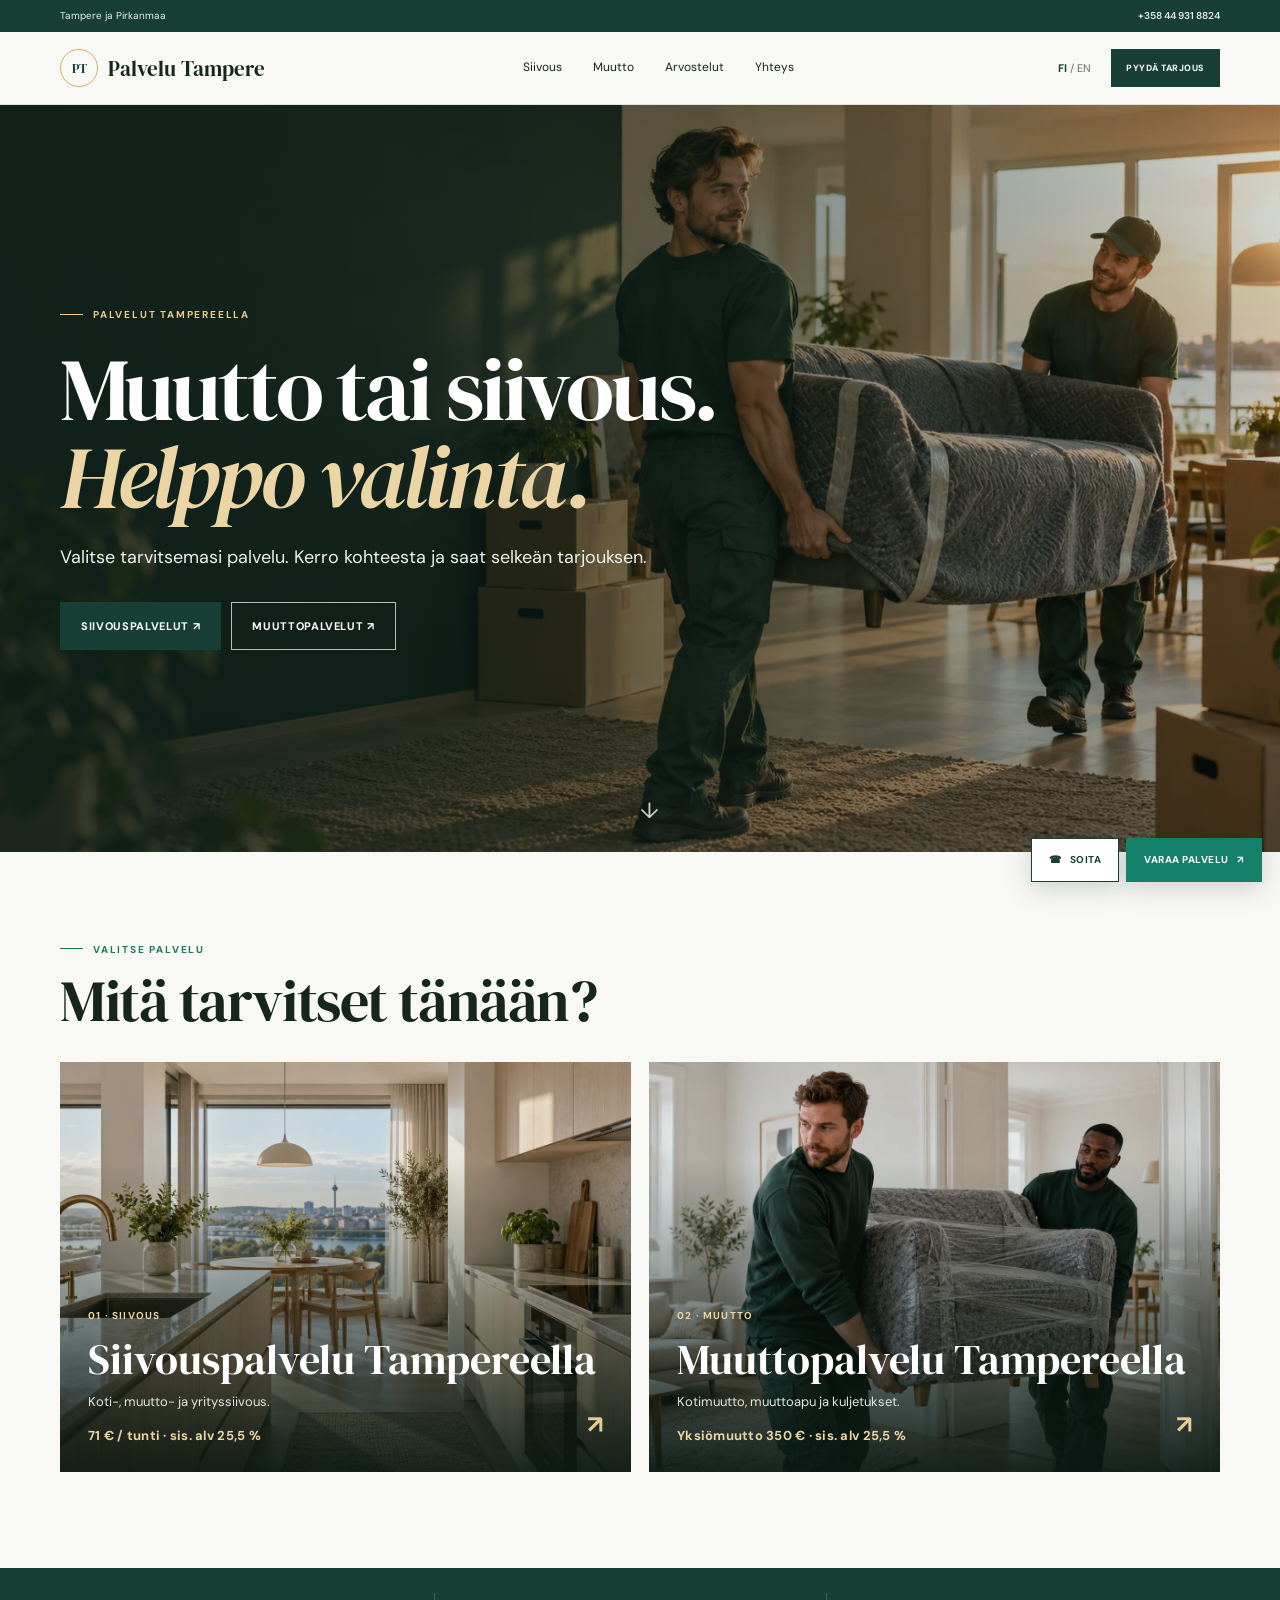
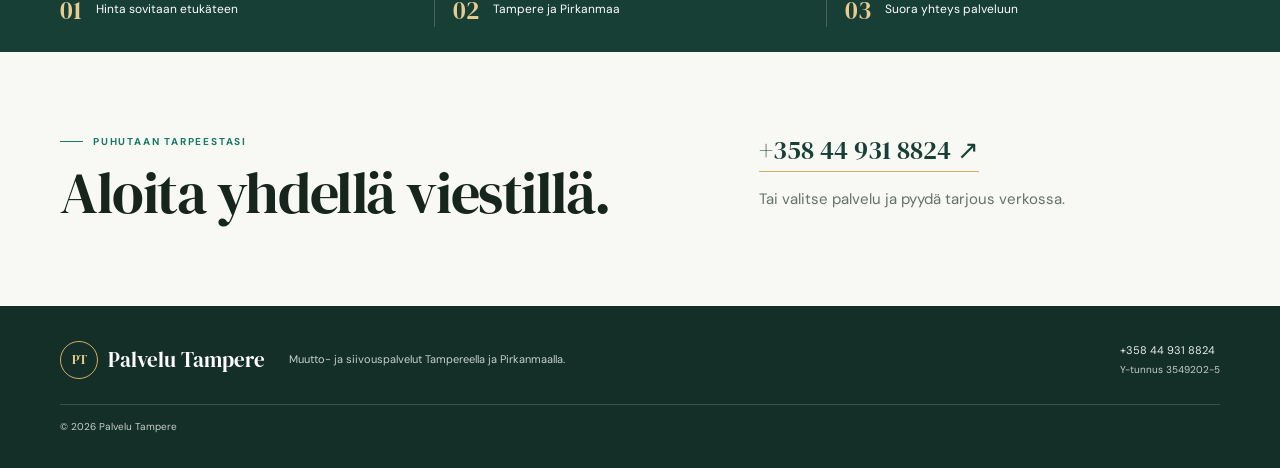
<file: index.html>
<!doctype html><html lang="fi"><head><meta charset="utf-8"><meta name="viewport" content="width=device-width,initial-scale=1"><title>Muutto ja siivous Tampereella | Palvelu Tampere</title><meta name="description" content="Siivouspalvelut ja muuttopalvelut Tampereella sekä Pirkanmaalla. Valitse palvelu ja pyydä selkeä tarjous."><link rel="canonical" href="https://palvelutampere.fi/"><meta property="og:title" content="Muutto ja siivous Tampereella | Palvelu Tampere"><meta property="og:description" content="Siivouspalvelut ja muuttopalvelut Tampereella sekä Pirkanmaalla. Valitse palvelu ja pyydä selkeä tarjous."><meta property="og:type" content="website"><meta name="theme-color" content="#163f35"><link rel="stylesheet" href="styles.css"><script type="text/javascript">
    (function(c,l,a,r,i,t,y){
        c[a]=c[a]||function(){(c[a].q=c[a].q||[]).push(arguments)};
        t=l.createElement(r);t.async=1;t.src="https://www.clarity.ms/tag/"+i;
        y=l.getElementsByTagName(r)[0];y.parentNode.insertBefore(t,y);
    })(window, document, "clarity", "script", "z696t964r8");
</script>
<script async src="https://www.googletagmanager.com/gtag/js?id=G-45RFTEKZB6"></script>
<script>window.dataLayer=window.dataLayer||[];function gtag(){dataLayer.push(arguments)}gtag('js',new Date());gtag('config','G-45RFTEKZB6');</script><script type="application/ld+json">{"@context":"https://schema.org","@type":"HomeAndConstructionBusiness","name":"Palvelu Tampere","url":"https://palvelutampere.fi/","telephone":"+358449318824","areaServed":[{"@type":"City","name":"Tampere"},{"@type":"AdministrativeArea","name":"Pirkanmaa"}],"identifier":"3549202-5","hasOfferCatalog":{"@type":"OfferCatalog","name":"Kodin palvelut","itemListElement":[{"@type":"OfferCatalog","name":"Siivouspalvelut"},{"@type":"OfferCatalog","name":"Muuttopalvelut"}]}}</script><meta name="robots" content="index,follow,max-image-preview:large"><link rel="alternate" type="text/plain" href="https://palvelutampere.fi/llms.txt" title="AI-readable site and service information"></head><body><div class="utility"><div class="wrap utility-inner"><span data-fi="Tampere ja Pirkanmaa" data-en="Tampere and Pirkanmaa">Tampere ja Pirkanmaa</span><a href="tel:+358449318824">+358 44 931 8824</a></div></div><header class="site-header"><div class="wrap header-inner"><a class="brand" href=""><span class="brand-symbol" aria-hidden="true">PT</span><span>Palvelu Tampere</span></a><nav class="navlinks" id="nav"><a href="siivouspalvelut-tampere/" data-fi="Siivous" data-en="Cleaning">Siivous</a><a href="muuttopalvelu-tampere/" data-fi="Muutto" data-en="Moving">Muutto</a><a href="#arvostelut" data-fi="Arvostelut" data-en="Reviews">Arvostelut</a><a href="#yhteys" data-fi="Yhteys" data-en="Contact">Yhteys</a></nav><div class="header-actions"><button class="lang" id="lang" type="button" aria-label="Vaihda kieli"><span class="active">FI</span> / <span>EN</span></button><a class="button button-small" href="#yhteys" data-fi="Pyydä tarjous" data-en="Get a quote">Pyydä tarjous</a><button class="menu" id="menu" type="button" aria-label="Avaa valikko">☰</button></div></div></header><main><section class="home-hero"><video class="background-video" autoplay muted loop playsinline preload="metadata" poster="assets/moving-hero.webp" aria-hidden="true"><source src="https://videos.pexels.com/video-files/4554450/4554450-uhd_4096_2160_25fps.mp4" type="video/mp4"></video><div class="home-hero-shade"></div><div class="wrap hero-content"><p class="eyebrow light" data-fi="Palvelut Tampereella" data-en="Services in Tampere">Palvelut Tampereella</p><h1 data-fi="Muutto tai siivous. <em>Helppo valinta.</em>" data-en="Moving or cleaning. <em>Made simple.</em>">Muutto tai siivous. <em>Helppo valinta.</em></h1><p data-fi="Valitse tarvitsemasi palvelu. Kerro kohteesta ja saat selkeän tarjouksen." data-en="Choose the service you need. Tell us about the job and get a clear quote.">Valitse tarvitsemasi palvelu. Kerro kohteesta ja saat selkeän tarjouksen.</p><div class="hero-actions"><a class="button" href="siivouspalvelut-tampere/" data-fi="Siivouspalvelut ↗" data-en="Cleaning services ↗">Siivouspalvelut ↗</a><a class="button button-outline" href="muuttopalvelu-tampere/" data-fi="Muuttopalvelut ↗" data-en="Moving services ↗">Muuttopalvelut ↗</a></div></div><div class="hero-scroll" aria-hidden="true">↓</div></section><section class="home-choices"><div class="wrap"><div class="section-heading"><p class="eyebrow" data-fi="Valitse palvelu" data-en="Choose your service">Valitse palvelu</p><h2 data-fi="Mitä tarvitset tänään?" data-en="What do you need today?">Mitä tarvitset tänään?</h2></div><div class="choice-grid"><a href="siivouspalvelut-tampere/" class="choice-card"><img src="assets/cleaning-kitchen.webp" alt="Siivouspalvelu Tampereella" loading="lazy"><div><span data-fi="01 · Siivous" data-en="01 · Cleaning">01 · Siivous</span><h3 data-fi="Siivouspalvelu Tampereella" data-en="Cleaning services in Tampere">Siivouspalvelu Tampereella</h3><p data-fi="Koti-, muutto- ja yrityssiivous." data-en="Home, move-out and business cleaning.">Koti-, muutto- ja yrityssiivous.</p><strong class="choice-price" data-fi="71 € / tunti · sis. alv 25,5 %" data-en="€71 / hour · incl. 25.5% VAT">71 € / tunti · sis. alv 25,5 %</strong><b>↗</b></div></a><a href="muuttopalvelu-tampere/" class="choice-card"><img src="assets/moving-team.webp" alt="Muuttopalvelu Tampereella" loading="lazy"><div><span data-fi="02 · Muutto" data-en="02 · Moving">02 · Muutto</span><h3 data-fi="Muuttopalvelu Tampereella" data-en="Moving services in Tampere">Muuttopalvelu Tampereella</h3><p data-fi="Kotimuutto, muuttoapu ja kuljetukset." data-en="Home moves, moving help and transport.">Kotimuutto, muuttoapu ja kuljetukset.</p><strong class="choice-price" data-fi="Yksiömuutto 350 € · sis. alv 25,5 %" data-en="Studio move €350 · incl. 25.5% VAT">Yksiömuutto 350 € · sis. alv 25,5 %</strong><b>↗</b></div></a></div></div></section><section class="trust-band"><div class="wrap trust-grid"><div><strong>01</strong><span data-fi="Hinta sovitaan etukäteen" data-en="Price agreed in advance">Hinta sovitaan etukäteen</span></div><div><strong>02</strong><span data-fi="Tampere ja Pirkanmaa" data-en="Tampere and Pirkanmaa">Tampere ja Pirkanmaa</span></div><div><strong>03</strong><span data-fi="Suora yhteys palveluun" data-en="Direct contact">Suora yhteys palveluun</span></div></div></section><section class="home-contact" id="yhteys"><div class="wrap home-contact-inner"><div><p class="eyebrow" data-fi="Puhutaan tarpeestasi" data-en="Let's discuss your needs">Puhutaan tarpeestasi</p><h2 data-fi="Aloita yhdellä viestillä." data-en="Start with one message.">Aloita yhdellä viestillä.</h2></div><div><a href="tel:+358449318824" class="contact-phone">+358 44 931 8824 ↗</a><p data-fi="Tai valitse palvelu ja pyydä tarjous verkossa." data-en="Or choose a service and request a quote online.">Tai valitse palvelu ja pyydä tarjous verkossa.</p></div></div></section></main><footer class="site-footer"><div class="wrap footer-inner"><a class="brand brand-footer" href=""><span class="brand-symbol" aria-hidden="true">PT</span><span>Palvelu Tampere</span></a><p data-fi="Muutto- ja siivouspalvelut Tampereella ja Pirkanmaalla." data-en="Moving and cleaning services in Tampere and Pirkanmaa.">Muutto- ja siivouspalvelut Tampereella ja Pirkanmaalla.</p><div class="footer-contact"><a href="tel:+358449318824">+358 44 931 8824</a><span>Y-tunnus 3549202-5</span></div><small>© 2026 Palvelu Tampere</small></div></footer><div class="floating-cta"><a href="tel:+358449318824" class="floating-call"><span aria-hidden="true">☎</span><span data-fi="Soita" data-en="Call">Soita</span></a><a href="#booking-modal" class="floating-book" aria-label="Varaa siivous- tai muuttopalvelu" data-open-booking><span data-fi="Varaa palvelu" data-en="Book a service">Varaa palvelu</span> ↗</a></div><div class="booking-modal" id="booking-modal"><a class="booking-backdrop" href="#yhteys" data-booking-close aria-label="Sulje varausikkuna"></a><section class="booking-dialog" role="dialog" aria-modal="true" aria-labelledby="booking-title"><a class="booking-close" href="#yhteys" data-booking-close aria-label="Sulje varausikkuna">×</a><div class="booking-progress"><span></span></div><div class="booking-content"><p class="eyebrow" data-fi="Varaus Tampereella" data-en="Booking in Tampere">Varaus Tampereella</p><h2 id="booking-title" data-fi="Varaa siivous tai muutto" data-en="Book cleaning or moving">Varaa siivous tai muutto</h2><p data-fi="Valitse palvelu ja kerro muutamalla helpolla valinnalla, mitä tarvitset. Soitamme ja vahvistamme varauksen." data-en="Choose a service and tell us what you need with a few easy choices. We will call to confirm your booking.">Valitse palvelu ja kerro muutamalla helpolla valinnalla, mitä tarvitset. Soitamme ja vahvistamme varauksen.</p><a class="button booking-primary" href="tel:+358449318824" data-fi="Soita +358 44 931 8824" data-en="Call +358 44 931 8824">Soita +358 44 931 8824</a></div></section></div><script src="booking-config.js" defer></script><script src="site.js" defer></script></body></html>
</file>
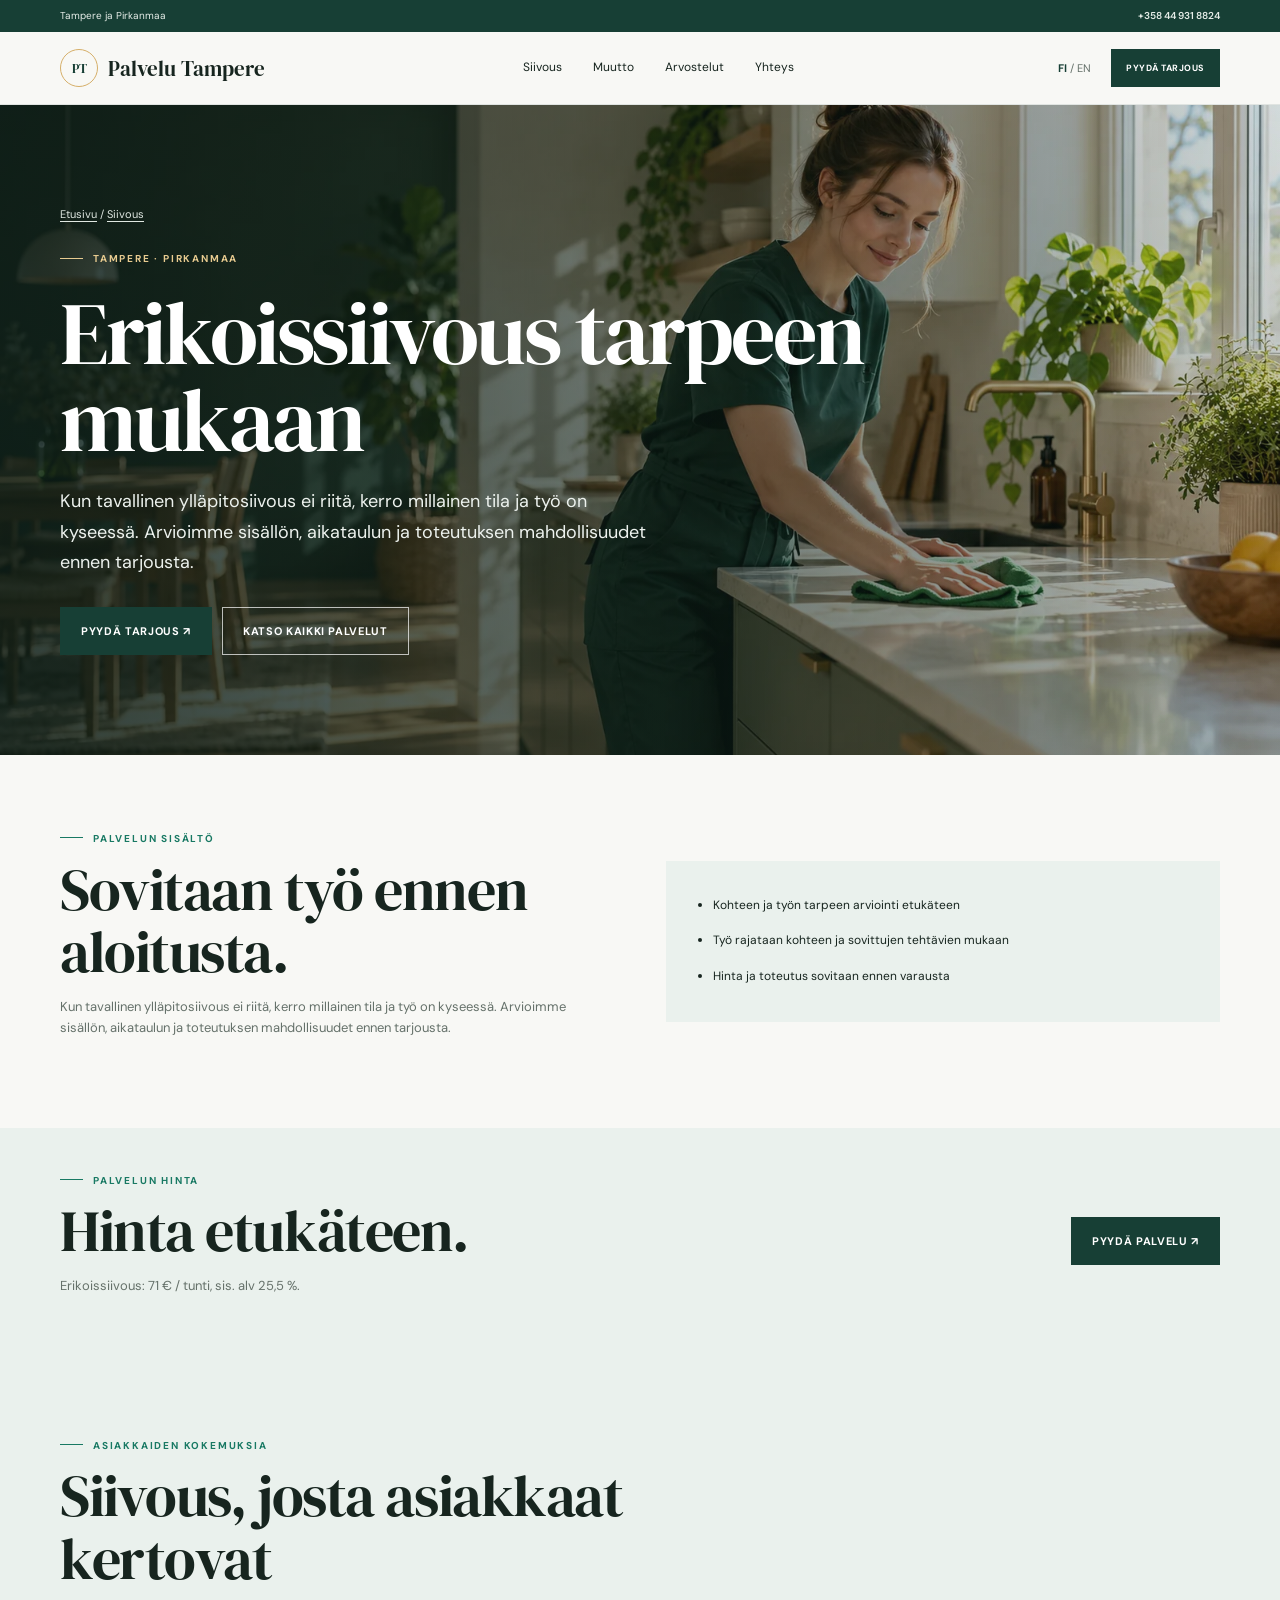
<file: erikoissiivous-tampere/index.html>
<!doctype html><html lang="fi"><head><meta charset="utf-8"><meta name="viewport" content="width=device-width,initial-scale=1"><title>Erikoissiivous Tampereella | Palvelu Tampere</title><meta name="description" content="Kun tavallinen ylläpitosiivous ei riitä, kerro millainen tila ja työ on kyseessä. Arvioimme sisällön, aikataulun ja toteutuksen mahdollisuudet ennen tarjousta."><link rel="canonical" href="https://palvelutampere.fi/erikoissiivous-tampere/"><meta property="og:title" content="Erikoissiivous Tampereella | Palvelu Tampere"><meta property="og:description" content="Kun tavallinen ylläpitosiivous ei riitä, kerro millainen tila ja työ on kyseessä. Arvioimme sisällön, aikataulun ja toteutuksen mahdollisuudet ennen tarjousta."><meta property="og:type" content="website"><meta name="theme-color" content="#163f35"><link rel="stylesheet" href="../styles.css"><script type="text/javascript">
    (function(c,l,a,r,i,t,y){
        c[a]=c[a]||function(){(c[a].q=c[a].q||[]).push(arguments)};
        t=l.createElement(r);t.async=1;t.src="https://www.clarity.ms/tag/"+i;
        y=l.getElementsByTagName(r)[0];y.parentNode.insertBefore(t,y);
    })(window, document, "clarity", "script", "z696t964r8");
</script>
<script async src="https://www.googletagmanager.com/gtag/js?id=G-45RFTEKZB6"></script>
<script>window.dataLayer=window.dataLayer||[];function gtag(){dataLayer.push(arguments)}gtag('js',new Date());gtag('config','G-45RFTEKZB6');</script><script type="application/ld+json">[{"@context":"https://schema.org","@type":"Service","name":"Erikoissiivous Tampereella","serviceType":"Erikoissiivous Tampereella","provider":{"@type":"LocalBusiness","name":"Palvelu Tampere","telephone":"+358449318824"},"areaServed":[{"@type":"City","name":"Tampere"},{"@type":"AdministrativeArea","name":"Pirkanmaa"}],"url":"https://palvelutampere.fi/erikoissiivous-tampere/"},{"@context":"https://schema.org","@type":"FAQPage","mainEntity":[{"@type":"Question","name":"Miten siivouspalvelun hinta määräytyy?","acceptedAnswer":{"@type":"Answer","text":"Hinta perustuu kohteen kokoon, työn sisältöön ja sovittuun aikatauluun. Kerromme hinnan ennen varauksen vahvistamista."}},{"@type":"Question","name":"Voinko tilata siivouksen vain kerran?","acceptedAnswer":{"@type":"Answer","text":"Kyllä. Voit pyytää kertasiivouksen tai sopia säännöllisestä siivouksesta."}}]}]</script><meta name="robots" content="index,follow,max-image-preview:large"><link rel="alternate" type="text/plain" href="https://palvelutampere.fi/llms.txt" title="AI-readable site and service information"></head><body><div class="utility"><div class="wrap utility-inner"><span data-fi="Tampere ja Pirkanmaa" data-en="Tampere and Pirkanmaa">Tampere ja Pirkanmaa</span><a href="tel:+358449318824">+358 44 931 8824</a></div></div><header class="site-header"><div class="wrap header-inner"><a class="brand" href="../"><span class="brand-symbol" aria-hidden="true">PT</span><span>Palvelu Tampere</span></a><nav class="navlinks" id="nav"><a href="../siivouspalvelut-tampere/" data-fi="Siivous" data-en="Cleaning">Siivous</a><a href="../muuttopalvelu-tampere/" data-fi="Muutto" data-en="Moving">Muutto</a><a href="#arvostelut" data-fi="Arvostelut" data-en="Reviews">Arvostelut</a><a href="#yhteys" data-fi="Yhteys" data-en="Contact">Yhteys</a></nav><div class="header-actions"><button class="lang" id="lang" type="button" aria-label="Vaihda kieli"><span class="active">FI</span> / <span>EN</span></button><a class="button button-small" href="#yhteys" data-fi="Pyydä tarjous" data-en="Get a quote">Pyydä tarjous</a><button class="menu" id="menu" type="button" aria-label="Avaa valikko">☰</button></div></div></header><main><section class="page-hero"><video class="background-video" autoplay muted loop playsinline preload="metadata" poster="../assets/cleaning-hero.webp" aria-hidden="true"><source src="https://videos.pexels.com/video-files/4109498/4109498-uhd_4096_2160_25fps.mp4" type="video/mp4"></video><div class="home-hero-shade"></div><div class="wrap hero-content"><div class="crumbs"><a href="../" data-fi="Etusivu" data-en="Home">Etusivu</a> / <a href="../siivouspalvelut-tampere/" data-fi="Siivous" data-en="Cleaning">Siivous</a></div><p class="eyebrow light">Tampere · Pirkanmaa</p><h1 data-fi="Erikoissiivous tarpeen mukaan" data-en="Special cleaning shaped around the job">Erikoissiivous tarpeen mukaan</h1><p data-fi="Kun tavallinen ylläpitosiivous ei riitä, kerro millainen tila ja työ on kyseessä. Arvioimme sisällön, aikataulun ja toteutuksen mahdollisuudet ennen tarjousta." data-en="When routine cleaning is not enough, tell us about the space and the work needed. We will review the scope, timing and feasibility before quoting.">Kun tavallinen ylläpitosiivous ei riitä, kerro millainen tila ja työ on kyseessä. Arvioimme sisällön, aikataulun ja toteutuksen mahdollisuudet ennen tarjousta.</p><div class="hero-actions"><a class="button" href="#yhteys" data-fi="Pyydä tarjous ↗" data-en="Get a quote ↗">Pyydä tarjous ↗</a><a class="button button-outline" href="../siivouspalvelut-tampere/" data-fi="Katso kaikki palvelut" data-en="All services">Katso kaikki palvelut</a></div></div></section><section class="detail-section"><div class="wrap detail-grid"><div><p class="eyebrow" data-fi="Palvelun sisältö" data-en="What is included">Palvelun sisältö</p><h2 data-fi="Sovitaan työ ennen aloitusta." data-en="Agree the scope before work begins.">Sovitaan työ ennen aloitusta.</h2><p data-fi="Kun tavallinen ylläpitosiivous ei riitä, kerro millainen tila ja työ on kyseessä. Arvioimme sisällön, aikataulun ja toteutuksen mahdollisuudet ennen tarjousta." data-en="When routine cleaning is not enough, tell us about the space and the work needed. We will review the scope, timing and feasibility before quoting.">Kun tavallinen ylläpitosiivous ei riitä, kerro millainen tila ja työ on kyseessä. Arvioimme sisällön, aikataulun ja toteutuksen mahdollisuudet ennen tarjousta.</p></div><div class="detail-panel"><ul data-list-fi="Kohteen ja työn tarpeen arviointi etukäteen|Työ rajataan kohteen ja sovittujen tehtävien mukaan|Hinta ja toteutus sovitaan ennen varausta" data-list-en="Review of the property and requested work in advance|Tasks scoped around the site and agreed requirements|Price and feasibility agreed before booking"><li>Kohteen ja työn tarpeen arviointi etukäteen</li><li>Työ rajataan kohteen ja sovittujen tehtävien mukaan</li><li>Hinta ja toteutus sovitaan ennen varausta</li></ul></div></div></section><section class="price-single"><div class="wrap price-single-inner"><div><p class="eyebrow" data-fi="Palvelun hinta" data-en="Service price">Palvelun hinta</p><h2 data-fi="Hinta etukäteen." data-en="Know the price upfront.">Hinta etukäteen.</h2><p data-fi="Erikoissiivous: 71 € / tunti, sis. alv 25,5 %." data-en="Special cleaning: €71 per hour, incl. 25.5% VAT.">Erikoissiivous: 71 € / tunti, sis. alv 25,5 %.</p></div><a class="button" href="#yhteys" data-fi="Pyydä palvelu ↗" data-en="Book this service ↗">Pyydä palvelu ↗</a></div></section><section class="reviews-section" id="arvostelut"><div class="wrap"><div class="section-heading"><p class="eyebrow" data-fi="Asiakkaiden kokemuksia" data-en="Customer feedback">Asiakkaiden kokemuksia</p><h2 data-fi="Siivous, josta asiakkaat kertovat" data-en="Cleaning, in customers’ words">Siivous, josta asiakkaat kertovat</h2></div><div class="review-carousel" data-review-carousel><div class="review-track"><!-- Kopioi tai poista yksittäisiä article.review-slide-osioita arvostelujen päivittämiseksi. --
<article class="review-slide"><figure><img src="../assets/cleaning-kitchen.webp" alt="" loading="lazy"><figcaption data-fi="Kuvituskuva palvelusta" data-en="Illustrative service photo">Kuvituskuva palvelusta</figcaption></figure><div class="review-slide-copy"><div class="review-meta"><span class="google-mark">G</span><span data-fi="Google-arvostelu · muuttosiivous" data-en="Google review · move-out clean">Google-arvostelu · muuttosiivous</span><span class="stars" aria-label="5 tähteä">★★★★★</span></div><blockquote data-fi="“Erittäin hyvä kokemus ja todella huolellista työtä.”" data-en="“Very good experience and very thorough work.”">“Erittäin hyvä kokemus ja todella huolellista työtä.”</blockquote><p data-fi="Muuttosiivous ja ikkunanpesu" data-en="Move-out and window cleaning">Muuttosiivous ja ikkunanpesu</p></div></article><article class="review-slide"><figure><img src="../assets/cleaning-bathroom.webp" alt="" loading="lazy"><figcaption data-fi="Kuvituskuva palvelusta" data-en="Illustrative service photo">Kuvituskuva palvelusta</figcaption></figure><div class="review-slide-copy"><div class="review-meta"><span class="google-mark">G</span><span data-fi="Google-arvostelu · kotisiivous" data-en="Google review · home cleaning">Google-arvostelu · kotisiivous</span><span class="stars" aria-label="5 tähteä">★★★★★</span></div><blockquote data-fi="“Työ tehtiin huolellisesti, ammattimaisesti ja ajallaan. Asunto jätettiin siistiksi ja raikkaaksi.”" data-en="“The work was careful, professional and on time. The apartment was left clean and fresh.”">“Työ tehtiin huolellisesti, ammattimaisesti ja ajallaan. Asunto jätettiin siistiksi ja raikkaaksi.”</blockquote><p data-fi="Asiakkaan palaute" data-en="Customer feedback">Asiakkaan palaute</p></div></article><article class="review-slide"><figure><img src="../assets/cleaning-hero.webp" alt="" loading="lazy"><figcaption data-fi="Kuvituskuva palvelusta" data-en="Illustrative service photo">Kuvituskuva palvelusta</figcaption></figure><div class="review-slide-copy"><div class="review-meta"><span class="review-badge" data-fi="Asiakaspalaute" data-en="Customer feedback">Asiakaspalaute</span><span data-fi="Asiakaspalaute · muuttosiivous" data-en="Customer feedback · move-out clean">Asiakaspalaute · muuttosiivous</span><span class="stars" aria-label="5 tähteä">★★★★★</span></div><blockquote data-fi="“Tilasimme muuttosiivouksen. Siivous onnistui todella hyvin, ja sain vakuuden takaisin hyvän siivouksen ansiosta.”" data-en="“We ordered a move-out clean. It turned out really well, and I got my deposit back thanks to the good cleaning.”">“Tilasimme muuttosiivouksen. Siivous onnistui todella hyvin, ja sain vakuuden takaisin hyvän siivouksen ansiosta.”</blockquote><p data-fi="Asiakkaan palaute" data-en="Customer feedback">Asiakkaan palaute</p></div></article>
</div><div class="carousel-controls"><button class="carousel-arrow" type="button" data-carousel-prev aria-label="Edellinen arvostelu">←</button><div class="carousel-dots" aria-label="Arvostelut"></div><button class="carousel-arrow" type="button" data-carousel-next aria-label="Seuraava arvostelu">→</button></div></div></div></section><section class="faq-section"><div class="wrap faq-layout"><div><p class="eyebrow" data-fi="Usein kysyttyä" data-en="Common questions">Usein kysyttyä</p><h2 data-fi="Hyvä tietää ennen varausta." data-en="Good to know before booking.">Hyvä tietää ennen varausta.</h2></div><div><details><summary data-fi="Miten siivouspalvelun hinta määräytyy?" data-en="How is the cleaning price calculated?">Miten siivouspalvelun hinta määräytyy?</summary><p data-fi="Hinta perustuu kohteen kokoon, työn sisältöön ja sovittuun aikatauluun. Kerromme hinnan ennen varauksen vahvistamista." data-en="The price depends on property size, the agreed scope and timing. We confirm the price before the booking is accepted.">Hinta perustuu kohteen kokoon, työn sisältöön ja sovittuun aikatauluun. Kerromme hinnan ennen varauksen vahvistamista.</p></details><details><summary data-fi="Voinko tilata siivouksen vain kerran?" data-en="Can I book a one-time clean?">Voinko tilata siivouksen vain kerran?</summary><p data-fi="Kyllä. Voit pyytää kertasiivouksen tai sopia säännöllisestä siivouksesta." data-en="Yes. Request a one-time clean or discuss a recurring schedule.">Kyllä. Voit pyytää kertasiivouksen tai sopia säännöllisestä siivouksesta.</p></details></div></div></section><section class="contact-section" id="yhteys"><div class="wrap contact-layout"><div><p class="eyebrow" data-fi="Seuraava askel" data-en="Next step">Seuraava askel</p><h2 data-fi="Kerro kohteesta. Saat selkeän tarjouksen." data-en="Tell us about the job. Get a clear quote.">Kerro kohteesta. Saat selkeän tarjouksen.</h2><p data-fi="Aloita varauspyyntö helpoilla valinnoilla. Soitamme pian ja vahvistamme yksityiskohdat." data-en="Start a booking request with a few simple choices. We will call soon to confirm the details.">Aloita varauspyyntö helpoilla valinnoilla. Soitamme pian ja vahvistamme yksityiskohdat.</p><a class="contact-phone" href="tel:+358449318824">+358 44 931 8824 ↗</a><p class="legal-note">Y-tunnus 3549202-5</p></div><form class="quote-form" data-service="cleaning"><label><span data-fi="Nimi" data-en="Name">Nimi</span><input name="name" autocomplete="name" required></label><label><span data-fi="Puhelin tai sähköposti" data-en="Phone or email">Puhelin tai sähköposti</span><input name="contact" autocomplete="tel" required></label><label><span data-fi="Palvelu" data-en="Service">Palvelu</span><select name="service"><option data-fi="Kotisiivous" data-en="Home cleaning">Kotisiivous</option><option data-fi="Muuttosiivous" data-en="Move-out cleaning">Muuttosiivous</option><option data-fi="Yritys- tai toimistosiivous" data-en="Business or office cleaning">Yritys- tai toimistosiivous</option><option data-fi="Porrassiivous" data-en="Stairwell cleaning">Porrassiivous</option><option data-fi="Perussiivous" data-en="Deep cleaning">Perussiivous</option><option data-fi="Ikkunanpesu" data-en="Window cleaning">Ikkunanpesu</option></select></label><label><span data-fi="Toivottu päivä" data-en="Preferred date">Toivottu päivä</span><input name="date" type="date"></label><label class="full"><span data-fi="Kohde ja lisätiedot" data-en="Property and details">Kohde ja lisätiedot</span><textarea name="details" rows="3"></textarea></label><button class="button full" type="submit"><span data-fi="Jatka WhatsAppiin" data-en="Continue to WhatsApp">Jatka WhatsAppiin</span> ↗</button><small class="full" data-fi="Lähettäminen avaa WhatsAppin. Tietoja ei tallenneta tällä sivulla." data-en="Submitting opens WhatsApp. This page does not store your details.">Lähettäminen avaa WhatsAppin. Tietoja ei tallenneta tällä sivulla.</small></form></div></section></main><footer class="site-footer"><div class="wrap footer-inner"><a class="brand brand-footer" href="../"><span class="brand-symbol" aria-hidden="true">PT</span><span>Palvelu Tampere</span></a><p data-fi="Muutto- ja siivouspalvelut Tampereella ja Pirkanmaalla." data-en="Moving and cleaning services in Tampere and Pirkanmaa.">Muutto- ja siivouspalvelut Tampereella ja Pirkanmaalla.</p><div class="footer-contact"><a href="tel:+358449318824">+358 44 931 8824</a><span>Y-tunnus 3549202-5</span></div><small>© 2026 Palvelu Tampere</small></div></footer><div class="floating-cta"><a href="tel:+358449318824" class="floating-call"><span aria-hidden="true">☎</span><span data-fi="Soita" data-en="Call">Soita</span></a><a href="#booking-modal" class="floating-book"><span data-fi="Varaa siivous" data-en="Book cleaning">Varaa siivous</span> ↗</a></div><div class="booking-modal" id="booking-modal"><a class="booking-backdrop" href="#yhteys" data-booking-close aria-label="Sulje varausikkuna"></a><section class="booking-dialog" role="dialog" aria-modal="true" aria-labelledby="booking-title"><a class="booking-close" href="#yhteys" data-booking-close aria-label="Sulje varausikkuna">×</a><div class="booking-progress"><span></span></div><div class="booking-content"><p class="eyebrow" data-fi="Varaus Tampereella" data-en="Booking in Tampere">Varaus Tampereella</p><h2 id="booking-title" data-fi="Varaa siivous tai muutto" data-en="Book cleaning or moving">Varaa siivous tai muutto</h2><p data-fi="Valitse palvelu ja kerro muutamalla helpolla valinnalla, mitä tarvitset. Soitamme ja vahvistamme varauksen." data-en="Choose a service and tell us what you need with a few easy choices. We will call to confirm your booking.">Valitse palvelu ja kerro muutamalla helpolla valinnalla, mitä tarvitset. Soitamme ja vahvistamme varauksen.</p><a class="button booking-primary" href="tel:+358449318824" data-fi="Soita +358 44 931 8824" data-en="Call +358 44 931 8824">Soita +358 44 931 8824</a></div></section></div><script src="../booking-config.js" defer></script><script src="../site.js" defer></script></body></html>
</file>
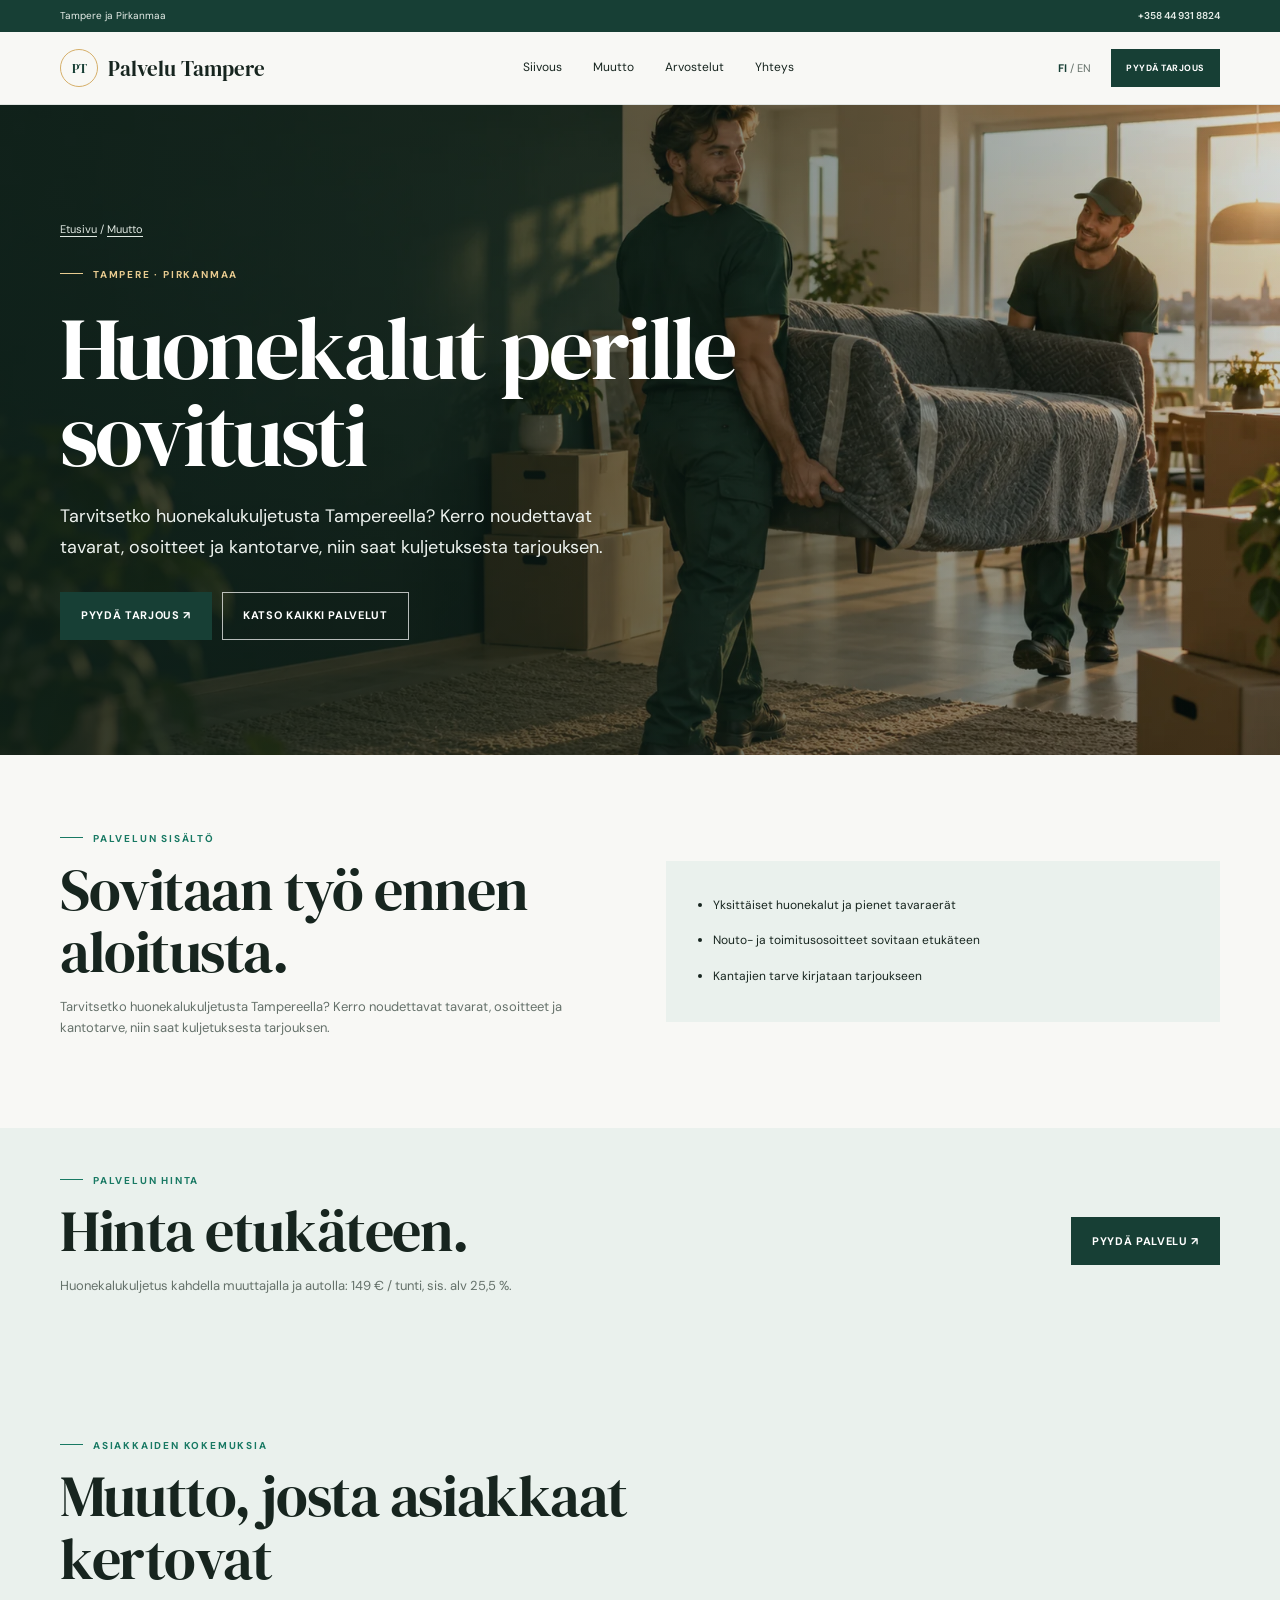
<file: huonekalukuljetus-tampere/index.html>
<!doctype html><html lang="fi"><head><meta charset="utf-8"><meta name="viewport" content="width=device-width,initial-scale=1"><title>Huonekalukuljetus Tampereella | Palvelu Tampere</title><meta name="description" content="Tarvitsetko huonekalukuljetusta Tampereella? Kerro noudettavat tavarat, osoitteet ja kantotarve, niin saat kuljetuksesta tarjouksen."><link rel="canonical" href="https://palvelutampere.fi/huonekalukuljetus-tampere/"><meta property="og:title" content="Huonekalukuljetus Tampereella | Palvelu Tampere"><meta property="og:description" content="Tarvitsetko huonekalukuljetusta Tampereella? Kerro noudettavat tavarat, osoitteet ja kantotarve, niin saat kuljetuksesta tarjouksen."><meta property="og:type" content="website"><meta name="theme-color" content="#163f35"><link rel="stylesheet" href="../styles.css"><script type="text/javascript">
    (function(c,l,a,r,i,t,y){
        c[a]=c[a]||function(){(c[a].q=c[a].q||[]).push(arguments)};
        t=l.createElement(r);t.async=1;t.src="https://www.clarity.ms/tag/"+i;
        y=l.getElementsByTagName(r)[0];y.parentNode.insertBefore(t,y);
    })(window, document, "clarity", "script", "z696t964r8");
</script>
<script async src="https://www.googletagmanager.com/gtag/js?id=G-45RFTEKZB6"></script>
<script>window.dataLayer=window.dataLayer||[];function gtag(){dataLayer.push(arguments)}gtag('js',new Date());gtag('config','G-45RFTEKZB6');</script><script type="application/ld+json">[{"@context":"https://schema.org","@type":"Service","name":"Huonekalukuljetus Tampereella","serviceType":"Huonekalukuljetus Tampereella","provider":{"@type":"LocalBusiness","name":"Palvelu Tampere","telephone":"+358449318824"},"areaServed":[{"@type":"City","name":"Tampere"},{"@type":"AdministrativeArea","name":"Pirkanmaa"}],"url":"https://palvelutampere.fi/huonekalukuljetus-tampere/"},{"@context":"https://schema.org","@type":"FAQPage","mainEntity":[{"@type":"Question","name":"Paljonko muutto Tampereella maksaa?","acceptedAnswer":{"@type":"Answer","text":"Hinta riippuu asunnon koosta, tavaramäärästä, osoitteista ja työn kestosta. Sivulla näkyvät kokoarviot auttavat suunnittelussa; vahvistamme hinnan ennen varausta."}},{"@type":"Question","name":"Tuleeko viikonlopusta tai kuunvaihteesta lisämaksu?","acceptedAnswer":{"@type":"Answer","text":"Ei erillistä viikonloppu- tai kuunvaihdelisää. Päivä varataan alustavasti ennen vahvistusta."}}]}]</script><meta name="robots" content="index,follow,max-image-preview:large"><link rel="alternate" type="text/plain" href="https://palvelutampere.fi/llms.txt" title="AI-readable site and service information"></head><body><div class="utility"><div class="wrap utility-inner"><span data-fi="Tampere ja Pirkanmaa" data-en="Tampere and Pirkanmaa">Tampere ja Pirkanmaa</span><a href="tel:+358449318824">+358 44 931 8824</a></div></div><header class="site-header"><div class="wrap header-inner"><a class="brand" href="../"><span class="brand-symbol" aria-hidden="true">PT</span><span>Palvelu Tampere</span></a><nav class="navlinks" id="nav"><a href="../siivouspalvelut-tampere/" data-fi="Siivous" data-en="Cleaning">Siivous</a><a href="../muuttopalvelu-tampere/" data-fi="Muutto" data-en="Moving">Muutto</a><a href="#arvostelut" data-fi="Arvostelut" data-en="Reviews">Arvostelut</a><a href="#yhteys" data-fi="Yhteys" data-en="Contact">Yhteys</a></nav><div class="header-actions"><button class="lang" id="lang" type="button" aria-label="Vaihda kieli"><span class="active">FI</span> / <span>EN</span></button><a class="button button-small" href="#yhteys" data-fi="Pyydä tarjous" data-en="Get a quote">Pyydä tarjous</a><button class="menu" id="menu" type="button" aria-label="Avaa valikko">☰</button></div></div></header><main><section class="page-hero"><video class="background-video" autoplay muted loop playsinline preload="metadata" poster="../assets/moving-hero.webp" aria-hidden="true"><source src="https://videos.pexels.com/video-files/4554450/4554450-uhd_4096_2160_25fps.mp4" type="video/mp4"></video><div class="home-hero-shade"></div><div class="wrap hero-content"><div class="crumbs"><a href="../" data-fi="Etusivu" data-en="Home">Etusivu</a> / <a href="../muuttopalvelu-tampere/" data-fi="Muutto" data-en="Moving">Muutto</a></div><p class="eyebrow light">Tampere · Pirkanmaa</p><h1 data-fi="Huonekalut perille sovitusti" data-en="Furniture transport, arranged clearly">Huonekalut perille sovitusti</h1><p data-fi="Tarvitsetko huonekalukuljetusta Tampereella? Kerro noudettavat tavarat, osoitteet ja kantotarve, niin saat kuljetuksesta tarjouksen." data-en="Need furniture transport in Tampere? Tell us what needs collecting, the addresses and whether you need carrying help.">Tarvitsetko huonekalukuljetusta Tampereella? Kerro noudettavat tavarat, osoitteet ja kantotarve, niin saat kuljetuksesta tarjouksen.</p><div class="hero-actions"><a class="button" href="#yhteys" data-fi="Pyydä tarjous ↗" data-en="Get a quote ↗">Pyydä tarjous ↗</a><a class="button button-outline" href="../muuttopalvelu-tampere/" data-fi="Katso kaikki palvelut" data-en="All services">Katso kaikki palvelut</a></div></div></section><section class="detail-section"><div class="wrap detail-grid"><div><p class="eyebrow" data-fi="Palvelun sisältö" data-en="What is included">Palvelun sisältö</p><h2 data-fi="Sovitaan työ ennen aloitusta." data-en="Agree the scope before work begins.">Sovitaan työ ennen aloitusta.</h2><p data-fi="Tarvitsetko huonekalukuljetusta Tampereella? Kerro noudettavat tavarat, osoitteet ja kantotarve, niin saat kuljetuksesta tarjouksen." data-en="Need furniture transport in Tampere? Tell us what needs collecting, the addresses and whether you need carrying help.">Tarvitsetko huonekalukuljetusta Tampereella? Kerro noudettavat tavarat, osoitteet ja kantotarve, niin saat kuljetuksesta tarjouksen.</p></div><div class="detail-panel"><ul data-list-fi="Yksittäiset huonekalut ja pienet tavaraerät|Nouto- ja toimitusosoitteet sovitaan etukäteen|Kantajien tarve kirjataan tarjoukseen" data-list-en="Single furniture items and small loads|Collection and delivery addresses agreed in advance|Carrying help included in the quote if needed"><li>Yksittäiset huonekalut ja pienet tavaraerät</li><li>Nouto- ja toimitusosoitteet sovitaan etukäteen</li><li>Kantajien tarve kirjataan tarjoukseen</li></ul></div></div></section><section class="price-single"><div class="wrap price-single-inner"><div><p class="eyebrow" data-fi="Palvelun hinta" data-en="Service price">Palvelun hinta</p><h2 data-fi="Hinta etukäteen." data-en="Know the price upfront.">Hinta etukäteen.</h2><p data-fi="Huonekalukuljetus kahdella muuttajalla ja autolla: 149 € / tunti, sis. alv 25,5 %." data-en="Furniture transport with two movers and a van: €149 per hour, incl. 25.5% VAT.">Huonekalukuljetus kahdella muuttajalla ja autolla: 149 € / tunti, sis. alv 25,5 %.</p></div><a class="button" href="#yhteys" data-fi="Pyydä palvelu ↗" data-en="Book this service ↗">Pyydä palvelu ↗</a></div></section><section class="reviews-section" id="arvostelut"><div class="wrap"><div class="section-heading"><p class="eyebrow" data-fi="Asiakkaiden kokemuksia" data-en="Customer feedback">Asiakkaiden kokemuksia</p><h2 data-fi="Muutto, josta asiakkaat kertovat" data-en="Moving, in customers’ words">Muutto, josta asiakkaat kertovat</h2></div><div class="review-carousel" data-review-carousel><div class="review-track"><!-- Kopioi tai poista yksittäisiä article.review-slide-osioita arvostelujen päivittämiseksi. --
<article class="review-slide"><figure><img src="../assets/moving-team.webp" alt="" loading="lazy"><figcaption data-fi="Kuvituskuva palvelusta" data-en="Illustrative service photo">Kuvituskuva palvelusta</figcaption></figure><div class="review-slide-copy"><div class="review-meta"><span class="google-mark">G</span><span data-fi="Google-arvostelu · muuttopalvelu" data-en="Google review · moving service">Google-arvostelu · muuttopalvelu</span><span class="stars" aria-label="5 tähteä">★★★★★</span></div><blockquote data-fi="“Edullinen ja mukava muuttopalvelu. Nopea ja tehokas.”" data-en="“Affordable and convenient moving service. Fast and efficient.”">“Edullinen ja mukava muuttopalvelu. Nopea ja tehokas.”</blockquote><p data-fi="Kotimuutto · Tampere" data-en="Home move · Tampere">Kotimuutto · Tampere</p></div></article><article class="review-slide"><figure><img src="../assets/moving-boxes.webp" alt="" loading="lazy"><figcaption data-fi="Kuvituskuva palvelusta" data-en="Illustrative service photo">Kuvituskuva palvelusta</figcaption></figure><div class="review-slide-copy"><div class="review-meta"><span class="review-badge" data-fi="Asiakaspalaute" data-en="Customer feedback">Asiakaspalaute</span><span data-fi="Asiakaspalaute · muutto Ylöjärvellä" data-en="Customer feedback · move in Ylöjärvi">Asiakaspalaute · muutto Ylöjärvellä</span><span class="stars" aria-label="5 tähteä">★★★★★</span></div><blockquote data-fi="“He auttoivat muutossani lyhyellä varoitusajalla. Kaikki järjestyi ammattimaisesti, työ sujui nopeasti ja sain paljon tukea.”" data-en="“They helped with my move at short notice. Everything was arranged professionally, the work was quick and I received great support.”">“He auttoivat muutossani lyhyellä varoitusajalla. Kaikki järjestyi ammattimaisesti, työ sujui nopeasti ja sain paljon tukea.”</blockquote><p data-fi="Muutto · Ylöjärvi" data-en="Move · Ylöjärvi">Muutto · Ylöjärvi</p></div></article>
</div><div class="carousel-controls"><button class="carousel-arrow" type="button" data-carousel-prev aria-label="Edellinen arvostelu">←</button><div class="carousel-dots" aria-label="Arvostelut"></div><button class="carousel-arrow" type="button" data-carousel-next aria-label="Seuraava arvostelu">→</button></div></div></div></section><section class="faq-section"><div class="wrap faq-layout"><div><p class="eyebrow" data-fi="Usein kysyttyä" data-en="Common questions">Usein kysyttyä</p><h2 data-fi="Hyvä tietää ennen varausta." data-en="Good to know before booking.">Hyvä tietää ennen varausta.</h2></div><div><details><summary data-fi="Paljonko muutto Tampereella maksaa?" data-en="How much does a move in Tampere cost?">Paljonko muutto Tampereella maksaa?</summary><p data-fi="Hinta riippuu asunnon koosta, tavaramäärästä, osoitteista ja työn kestosta. Sivulla näkyvät kokoarviot auttavat suunnittelussa; vahvistamme hinnan ennen varausta." data-en="The price depends on home size, volume, addresses and time. The estimates on this page help with planning; we confirm the price before booking.">Hinta riippuu asunnon koosta, tavaramäärästä, osoitteista ja työn kestosta. Sivulla näkyvät kokoarviot auttavat suunnittelussa; vahvistamme hinnan ennen varausta.</p></details><details><summary data-fi="Tuleeko viikonlopusta tai kuunvaihteesta lisämaksu?" data-en="Is there a weekend or month-end surcharge?">Tuleeko viikonlopusta tai kuunvaihteesta lisämaksu?</summary><p data-fi="Ei erillistä viikonloppu- tai kuunvaihdelisää. Päivä varataan alustavasti ennen vahvistusta." data-en="There is no separate weekend or month-end surcharge. Dates are held tentatively before confirmation.">Ei erillistä viikonloppu- tai kuunvaihdelisää. Päivä varataan alustavasti ennen vahvistusta.</p></details></div></div></section><section class="contact-section" id="yhteys"><div class="wrap contact-layout"><div><p class="eyebrow" data-fi="Seuraava askel" data-en="Next step">Seuraava askel</p><h2 data-fi="Kerro kohteesta. Saat selkeän tarjouksen." data-en="Tell us about the job. Get a clear quote.">Kerro kohteesta. Saat selkeän tarjouksen.</h2><p data-fi="Aloita varauspyyntö helpoilla valinnoilla. Soitamme pian ja vahvistamme yksityiskohdat." data-en="Start a booking request with a few simple choices. We will call soon to confirm the details.">Aloita varauspyyntö helpoilla valinnoilla. Soitamme pian ja vahvistamme yksityiskohdat.</p><a class="contact-phone" href="tel:+358449318824">+358 44 931 8824 ↗</a><p class="legal-note">Y-tunnus 3549202-5</p></div><form class="quote-form" data-service="moving"><label><span data-fi="Nimi" data-en="Name">Nimi</span><input name="name" autocomplete="name" required></label><label><span data-fi="Puhelin tai sähköposti" data-en="Phone or email">Puhelin tai sähköposti</span><input name="contact" autocomplete="tel" required></label><label><span data-fi="Palvelu" data-en="Service">Palvelu</span><select name="service"><option data-fi="Kotimuutto" data-en="Home move">Kotimuutto</option><option data-fi="Yritysmuutto" data-en="Business move">Yritysmuutto</option><option data-fi="Muuttoapu" data-en="Moving help">Muuttoapu</option><option data-fi="Huonekalukuljetus" data-en="Furniture transport">Huonekalukuljetus</option><option data-fi="Muuttolaatikot" data-en="Moving boxes">Muuttolaatikot</option></select></label><label><span data-fi="Toivottu päivä" data-en="Preferred date">Toivottu päivä</span><input name="date" type="date"></label><label class="full"><span data-fi="Kohde ja lisätiedot" data-en="Property and details">Kohde ja lisätiedot</span><textarea name="details" rows="3"></textarea></label><button class="button full" type="submit"><span data-fi="Jatka WhatsAppiin" data-en="Continue to WhatsApp">Jatka WhatsAppiin</span> ↗</button><small class="full" data-fi="Lähettäminen avaa WhatsAppin. Tietoja ei tallenneta tällä sivulla." data-en="Submitting opens WhatsApp. This page does not store your details.">Lähettäminen avaa WhatsAppin. Tietoja ei tallenneta tällä sivulla.</small></form></div></section></main><footer class="site-footer"><div class="wrap footer-inner"><a class="brand brand-footer" href="../"><span class="brand-symbol" aria-hidden="true">PT</span><span>Palvelu Tampere</span></a><p data-fi="Muutto- ja siivouspalvelut Tampereella ja Pirkanmaalla." data-en="Moving and cleaning services in Tampere and Pirkanmaa.">Muutto- ja siivouspalvelut Tampereella ja Pirkanmaalla.</p><div class="footer-contact"><a href="tel:+358449318824">+358 44 931 8824</a><span>Y-tunnus 3549202-5</span></div><small>© 2026 Palvelu Tampere</small></div></footer><div class="floating-cta"><a href="tel:+358449318824" class="floating-call"><span aria-hidden="true">☎</span><span data-fi="Soita" data-en="Call">Soita</span></a><a href="#booking-modal" class="floating-book"><span data-fi="Varaa muutto" data-en="Book moving">Varaa muutto</span> ↗</a></div><div class="booking-modal" id="booking-modal"><a class="booking-backdrop" href="#yhteys" data-booking-close aria-label="Sulje varausikkuna"></a><section class="booking-dialog" role="dialog" aria-modal="true" aria-labelledby="booking-title"><a class="booking-close" href="#yhteys" data-booking-close aria-label="Sulje varausikkuna">×</a><div class="booking-progress"><span></span></div><div class="booking-content"><p class="eyebrow" data-fi="Varaus Tampereella" data-en="Booking in Tampere">Varaus Tampereella</p><h2 id="booking-title" data-fi="Varaa siivous tai muutto" data-en="Book cleaning or moving">Varaa siivous tai muutto</h2><p data-fi="Valitse palvelu ja kerro muutamalla helpolla valinnalla, mitä tarvitset. Soitamme ja vahvistamme varauksen." data-en="Choose a service and tell us what you need with a few easy choices. We will call to confirm your booking.">Valitse palvelu ja kerro muutamalla helpolla valinnalla, mitä tarvitset. Soitamme ja vahvistamme varauksen.</p><a class="button booking-primary" href="tel:+358449318824" data-fi="Soita +358 44 931 8824" data-en="Call +358 44 931 8824">Soita +358 44 931 8824</a></div></section></div><script src="../booking-config.js" defer></script><script src="../site.js" defer></script></body></html>
</file>
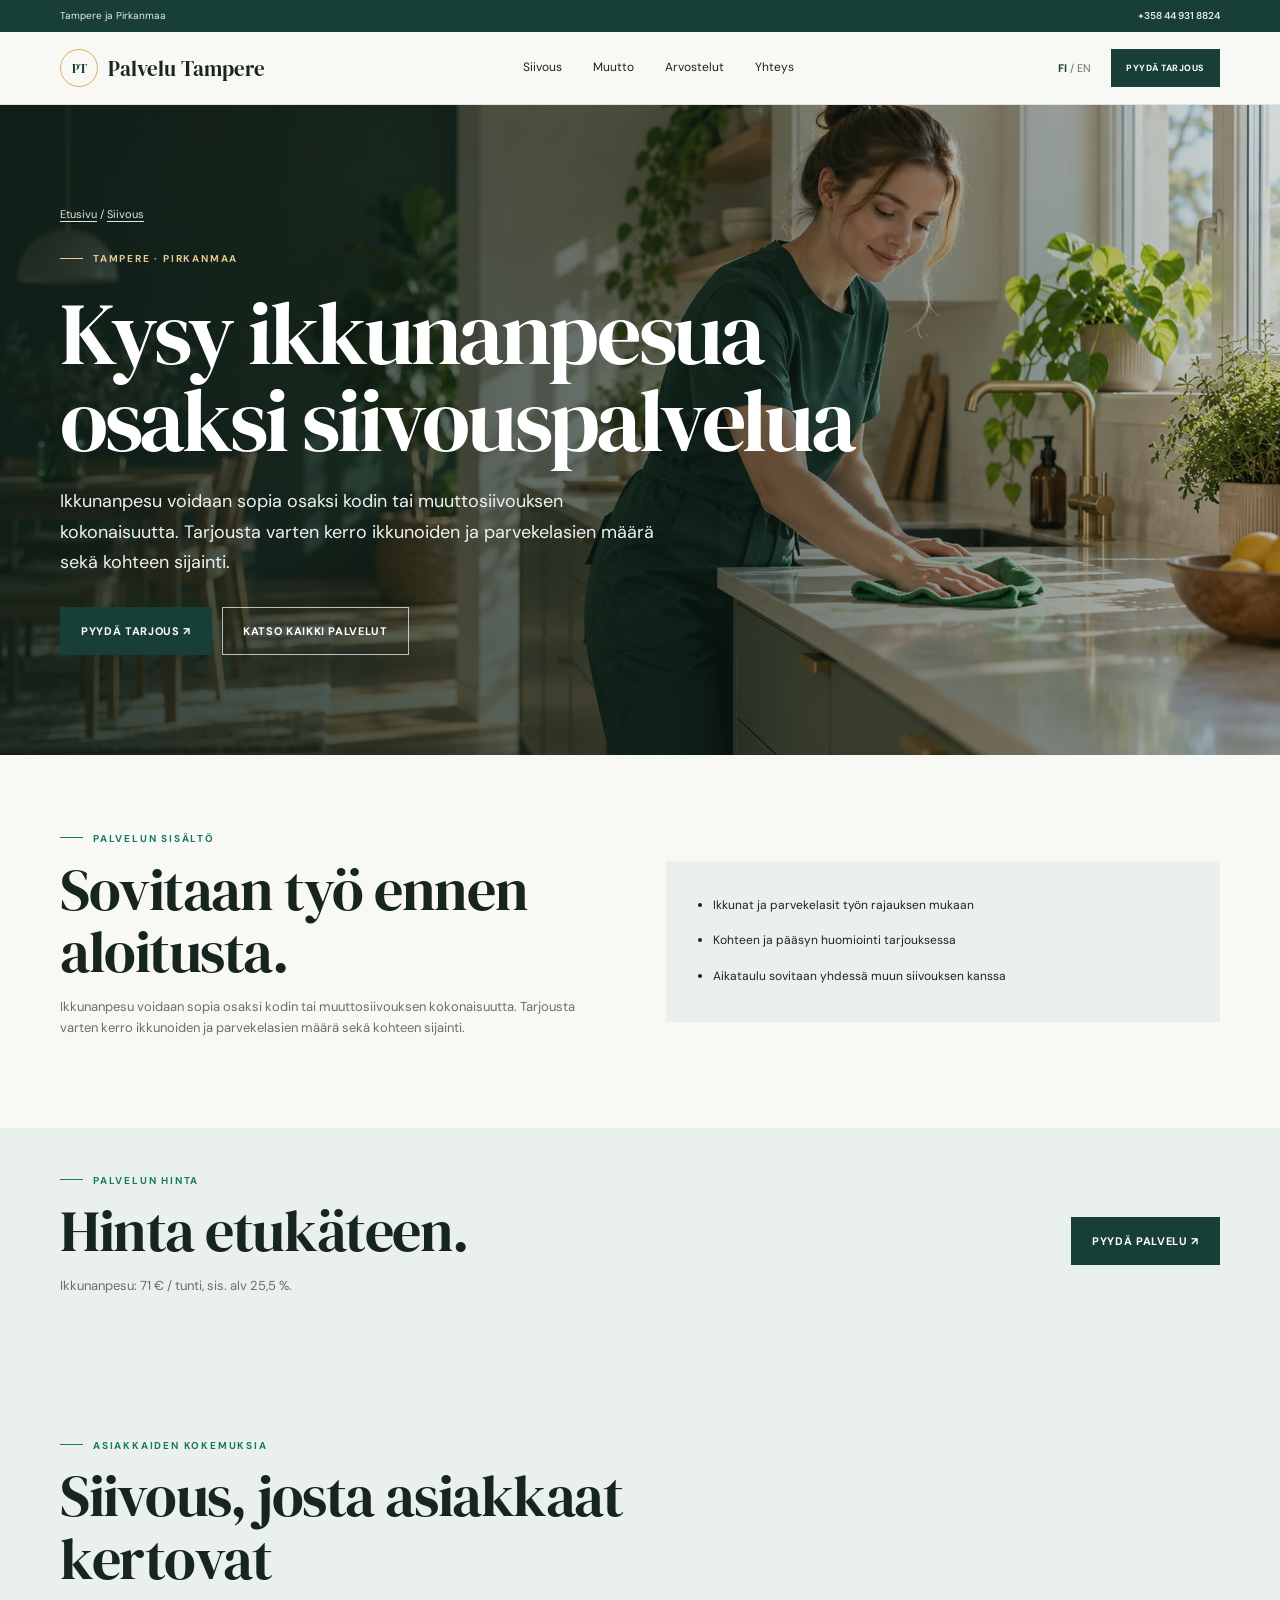
<file: ikkunanpesu-tampere/index.html>
<!doctype html><html lang="fi"><head><meta charset="utf-8"><meta name="viewport" content="width=device-width,initial-scale=1"><title>Ikkunanpesu Tampereella | Palvelu Tampere</title><meta name="description" content="Ikkunanpesu voidaan sopia osaksi kodin tai muuttosiivouksen kokonaisuutta. Tarjousta varten kerro ikkunoiden ja parvekelasien määrä sekä kohteen sijainti."><link rel="canonical" href="https://palvelutampere.fi/ikkunanpesu-tampere/"><meta property="og:title" content="Ikkunanpesu Tampereella | Palvelu Tampere"><meta property="og:description" content="Ikkunanpesu voidaan sopia osaksi kodin tai muuttosiivouksen kokonaisuutta. Tarjousta varten kerro ikkunoiden ja parvekelasien määrä sekä kohteen sijainti."><meta property="og:type" content="website"><meta name="theme-color" content="#163f35"><link rel="stylesheet" href="../styles.css"><script type="text/javascript">
    (function(c,l,a,r,i,t,y){
        c[a]=c[a]||function(){(c[a].q=c[a].q||[]).push(arguments)};
        t=l.createElement(r);t.async=1;t.src="https://www.clarity.ms/tag/"+i;
        y=l.getElementsByTagName(r)[0];y.parentNode.insertBefore(t,y);
    })(window, document, "clarity", "script", "z696t964r8");
</script>
<script async src="https://www.googletagmanager.com/gtag/js?id=G-45RFTEKZB6"></script>
<script>window.dataLayer=window.dataLayer||[];function gtag(){dataLayer.push(arguments)}gtag('js',new Date());gtag('config','G-45RFTEKZB6');</script><script type="application/ld+json">[{"@context":"https://schema.org","@type":"Service","name":"Ikkunanpesu Tampereella","serviceType":"Ikkunanpesu Tampereella","provider":{"@type":"LocalBusiness","name":"Palvelu Tampere","telephone":"+358449318824"},"areaServed":[{"@type":"City","name":"Tampere"},{"@type":"AdministrativeArea","name":"Pirkanmaa"}],"url":"https://palvelutampere.fi/ikkunanpesu-tampere/"},{"@context":"https://schema.org","@type":"FAQPage","mainEntity":[{"@type":"Question","name":"Miten siivouspalvelun hinta määräytyy?","acceptedAnswer":{"@type":"Answer","text":"Hinta perustuu kohteen kokoon, työn sisältöön ja sovittuun aikatauluun. Kerromme hinnan ennen varauksen vahvistamista."}},{"@type":"Question","name":"Voinko tilata siivouksen vain kerran?","acceptedAnswer":{"@type":"Answer","text":"Kyllä. Voit pyytää kertasiivouksen tai sopia säännöllisestä siivouksesta."}}]}]</script><meta name="robots" content="index,follow,max-image-preview:large"><link rel="alternate" type="text/plain" href="https://palvelutampere.fi/llms.txt" title="AI-readable site and service information"></head><body><div class="utility"><div class="wrap utility-inner"><span data-fi="Tampere ja Pirkanmaa" data-en="Tampere and Pirkanmaa">Tampere ja Pirkanmaa</span><a href="tel:+358449318824">+358 44 931 8824</a></div></div><header class="site-header"><div class="wrap header-inner"><a class="brand" href="../"><span class="brand-symbol" aria-hidden="true">PT</span><span>Palvelu Tampere</span></a><nav class="navlinks" id="nav"><a href="../siivouspalvelut-tampere/" data-fi="Siivous" data-en="Cleaning">Siivous</a><a href="../muuttopalvelu-tampere/" data-fi="Muutto" data-en="Moving">Muutto</a><a href="#arvostelut" data-fi="Arvostelut" data-en="Reviews">Arvostelut</a><a href="#yhteys" data-fi="Yhteys" data-en="Contact">Yhteys</a></nav><div class="header-actions"><button class="lang" id="lang" type="button" aria-label="Vaihda kieli"><span class="active">FI</span> / <span>EN</span></button><a class="button button-small" href="#yhteys" data-fi="Pyydä tarjous" data-en="Get a quote">Pyydä tarjous</a><button class="menu" id="menu" type="button" aria-label="Avaa valikko">☰</button></div></div></header><main><section class="page-hero"><video class="background-video" autoplay muted loop playsinline preload="metadata" poster="../assets/cleaning-hero.webp" aria-hidden="true"><source src="https://videos.pexels.com/video-files/4109498/4109498-uhd_4096_2160_25fps.mp4" type="video/mp4"></video><div class="home-hero-shade"></div><div class="wrap hero-content"><div class="crumbs"><a href="../" data-fi="Etusivu" data-en="Home">Etusivu</a> / <a href="../siivouspalvelut-tampere/" data-fi="Siivous" data-en="Cleaning">Siivous</a></div><p class="eyebrow light">Tampere · Pirkanmaa</p><h1 data-fi="Kysy ikkunanpesua osaksi siivouspalvelua" data-en="Ask about window cleaning with your cleaning service">Kysy ikkunanpesua osaksi siivouspalvelua</h1><p data-fi="Ikkunanpesu voidaan sopia osaksi kodin tai muuttosiivouksen kokonaisuutta. Tarjousta varten kerro ikkunoiden ja parvekelasien määrä sekä kohteen sijainti." data-en="Window cleaning can be included in a home or move-out cleaning plan. Share the number of windows and balcony panes and the property location for a quote.">Ikkunanpesu voidaan sopia osaksi kodin tai muuttosiivouksen kokonaisuutta. Tarjousta varten kerro ikkunoiden ja parvekelasien määrä sekä kohteen sijainti.</p><div class="hero-actions"><a class="button" href="#yhteys" data-fi="Pyydä tarjous ↗" data-en="Get a quote ↗">Pyydä tarjous ↗</a><a class="button button-outline" href="../siivouspalvelut-tampere/" data-fi="Katso kaikki palvelut" data-en="All services">Katso kaikki palvelut</a></div></div></section><section class="detail-section"><div class="wrap detail-grid"><div><p class="eyebrow" data-fi="Palvelun sisältö" data-en="What is included">Palvelun sisältö</p><h2 data-fi="Sovitaan työ ennen aloitusta." data-en="Agree the scope before work begins.">Sovitaan työ ennen aloitusta.</h2><p data-fi="Ikkunanpesu voidaan sopia osaksi kodin tai muuttosiivouksen kokonaisuutta. Tarjousta varten kerro ikkunoiden ja parvekelasien määrä sekä kohteen sijainti." data-en="Window cleaning can be included in a home or move-out cleaning plan. Share the number of windows and balcony panes and the property location for a quote.">Ikkunanpesu voidaan sopia osaksi kodin tai muuttosiivouksen kokonaisuutta. Tarjousta varten kerro ikkunoiden ja parvekelasien määrä sekä kohteen sijainti.</p></div><div class="detail-panel"><ul data-list-fi="Ikkunat ja parvekelasit työn rajauksen mukaan|Kohteen ja pääsyn huomiointi tarjouksessa|Aikataulu sovitaan yhdessä muun siivouksen kanssa" data-list-en="Windows and balcony glazing according to the agreed scope|Property access included in the quote discussion|Timing coordinated with other cleaning tasks"><li>Ikkunat ja parvekelasit työn rajauksen mukaan</li><li>Kohteen ja pääsyn huomiointi tarjouksessa</li><li>Aikataulu sovitaan yhdessä muun siivouksen kanssa</li></ul></div></div></section><section class="price-single"><div class="wrap price-single-inner"><div><p class="eyebrow" data-fi="Palvelun hinta" data-en="Service price">Palvelun hinta</p><h2 data-fi="Hinta etukäteen." data-en="Know the price upfront.">Hinta etukäteen.</h2><p data-fi="Ikkunanpesu: 71 € / tunti, sis. alv 25,5 %." data-en="Window cleaning: €71 per hour, incl. 25.5% VAT.">Ikkunanpesu: 71 € / tunti, sis. alv 25,5 %.</p></div><a class="button" href="#yhteys" data-fi="Pyydä palvelu ↗" data-en="Book this service ↗">Pyydä palvelu ↗</a></div></section><section class="reviews-section" id="arvostelut"><div class="wrap"><div class="section-heading"><p class="eyebrow" data-fi="Asiakkaiden kokemuksia" data-en="Customer feedback">Asiakkaiden kokemuksia</p><h2 data-fi="Siivous, josta asiakkaat kertovat" data-en="Cleaning, in customers’ words">Siivous, josta asiakkaat kertovat</h2></div><div class="review-carousel" data-review-carousel><div class="review-track"><!-- Kopioi tai poista yksittäisiä article.review-slide-osioita arvostelujen päivittämiseksi. --
<article class="review-slide"><figure><img src="../assets/cleaning-kitchen.webp" alt="" loading="lazy"><figcaption data-fi="Kuvituskuva palvelusta" data-en="Illustrative service photo">Kuvituskuva palvelusta</figcaption></figure><div class="review-slide-copy"><div class="review-meta"><span class="google-mark">G</span><span data-fi="Google-arvostelu · muuttosiivous" data-en="Google review · move-out clean">Google-arvostelu · muuttosiivous</span><span class="stars" aria-label="5 tähteä">★★★★★</span></div><blockquote data-fi="“Erittäin hyvä kokemus ja todella huolellista työtä.”" data-en="“Very good experience and very thorough work.”">“Erittäin hyvä kokemus ja todella huolellista työtä.”</blockquote><p data-fi="Muuttosiivous ja ikkunanpesu" data-en="Move-out and window cleaning">Muuttosiivous ja ikkunanpesu</p></div></article><article class="review-slide"><figure><img src="../assets/cleaning-bathroom.webp" alt="" loading="lazy"><figcaption data-fi="Kuvituskuva palvelusta" data-en="Illustrative service photo">Kuvituskuva palvelusta</figcaption></figure><div class="review-slide-copy"><div class="review-meta"><span class="google-mark">G</span><span data-fi="Google-arvostelu · kotisiivous" data-en="Google review · home cleaning">Google-arvostelu · kotisiivous</span><span class="stars" aria-label="5 tähteä">★★★★★</span></div><blockquote data-fi="“Työ tehtiin huolellisesti, ammattimaisesti ja ajallaan. Asunto jätettiin siistiksi ja raikkaaksi.”" data-en="“The work was careful, professional and on time. The apartment was left clean and fresh.”">“Työ tehtiin huolellisesti, ammattimaisesti ja ajallaan. Asunto jätettiin siistiksi ja raikkaaksi.”</blockquote><p data-fi="Asiakkaan palaute" data-en="Customer feedback">Asiakkaan palaute</p></div></article><article class="review-slide"><figure><img src="../assets/cleaning-hero.webp" alt="" loading="lazy"><figcaption data-fi="Kuvituskuva palvelusta" data-en="Illustrative service photo">Kuvituskuva palvelusta</figcaption></figure><div class="review-slide-copy"><div class="review-meta"><span class="review-badge" data-fi="Asiakaspalaute" data-en="Customer feedback">Asiakaspalaute</span><span data-fi="Asiakaspalaute · muuttosiivous" data-en="Customer feedback · move-out clean">Asiakaspalaute · muuttosiivous</span><span class="stars" aria-label="5 tähteä">★★★★★</span></div><blockquote data-fi="“Tilasimme muuttosiivouksen. Siivous onnistui todella hyvin, ja sain vakuuden takaisin hyvän siivouksen ansiosta.”" data-en="“We ordered a move-out clean. It turned out really well, and I got my deposit back thanks to the good cleaning.”">“Tilasimme muuttosiivouksen. Siivous onnistui todella hyvin, ja sain vakuuden takaisin hyvän siivouksen ansiosta.”</blockquote><p data-fi="Asiakkaan palaute" data-en="Customer feedback">Asiakkaan palaute</p></div></article>
</div><div class="carousel-controls"><button class="carousel-arrow" type="button" data-carousel-prev aria-label="Edellinen arvostelu">←</button><div class="carousel-dots" aria-label="Arvostelut"></div><button class="carousel-arrow" type="button" data-carousel-next aria-label="Seuraava arvostelu">→</button></div></div></div></section><section class="faq-section"><div class="wrap faq-layout"><div><p class="eyebrow" data-fi="Usein kysyttyä" data-en="Common questions">Usein kysyttyä</p><h2 data-fi="Hyvä tietää ennen varausta." data-en="Good to know before booking.">Hyvä tietää ennen varausta.</h2></div><div><details><summary data-fi="Miten siivouspalvelun hinta määräytyy?" data-en="How is the cleaning price calculated?">Miten siivouspalvelun hinta määräytyy?</summary><p data-fi="Hinta perustuu kohteen kokoon, työn sisältöön ja sovittuun aikatauluun. Kerromme hinnan ennen varauksen vahvistamista." data-en="The price depends on property size, the agreed scope and timing. We confirm the price before the booking is accepted.">Hinta perustuu kohteen kokoon, työn sisältöön ja sovittuun aikatauluun. Kerromme hinnan ennen varauksen vahvistamista.</p></details><details><summary data-fi="Voinko tilata siivouksen vain kerran?" data-en="Can I book a one-time clean?">Voinko tilata siivouksen vain kerran?</summary><p data-fi="Kyllä. Voit pyytää kertasiivouksen tai sopia säännöllisestä siivouksesta." data-en="Yes. Request a one-time clean or discuss a recurring schedule.">Kyllä. Voit pyytää kertasiivouksen tai sopia säännöllisestä siivouksesta.</p></details></div></div></section><section class="contact-section" id="yhteys"><div class="wrap contact-layout"><div><p class="eyebrow" data-fi="Seuraava askel" data-en="Next step">Seuraava askel</p><h2 data-fi="Kerro kohteesta. Saat selkeän tarjouksen." data-en="Tell us about the job. Get a clear quote.">Kerro kohteesta. Saat selkeän tarjouksen.</h2><p data-fi="Aloita varauspyyntö helpoilla valinnoilla. Soitamme pian ja vahvistamme yksityiskohdat." data-en="Start a booking request with a few simple choices. We will call soon to confirm the details.">Aloita varauspyyntö helpoilla valinnoilla. Soitamme pian ja vahvistamme yksityiskohdat.</p><a class="contact-phone" href="tel:+358449318824">+358 44 931 8824 ↗</a><p class="legal-note">Y-tunnus 3549202-5</p></div><form class="quote-form" data-service="cleaning"><label><span data-fi="Nimi" data-en="Name">Nimi</span><input name="name" autocomplete="name" required></label><label><span data-fi="Puhelin tai sähköposti" data-en="Phone or email">Puhelin tai sähköposti</span><input name="contact" autocomplete="tel" required></label><label><span data-fi="Palvelu" data-en="Service">Palvelu</span><select name="service"><option data-fi="Kotisiivous" data-en="Home cleaning">Kotisiivous</option><option data-fi="Muuttosiivous" data-en="Move-out cleaning">Muuttosiivous</option><option data-fi="Yritys- tai toimistosiivous" data-en="Business or office cleaning">Yritys- tai toimistosiivous</option><option data-fi="Porrassiivous" data-en="Stairwell cleaning">Porrassiivous</option><option data-fi="Perussiivous" data-en="Deep cleaning">Perussiivous</option><option data-fi="Ikkunanpesu" data-en="Window cleaning">Ikkunanpesu</option></select></label><label><span data-fi="Toivottu päivä" data-en="Preferred date">Toivottu päivä</span><input name="date" type="date"></label><label class="full"><span data-fi="Kohde ja lisätiedot" data-en="Property and details">Kohde ja lisätiedot</span><textarea name="details" rows="3"></textarea></label><button class="button full" type="submit"><span data-fi="Jatka WhatsAppiin" data-en="Continue to WhatsApp">Jatka WhatsAppiin</span> ↗</button><small class="full" data-fi="Lähettäminen avaa WhatsAppin. Tietoja ei tallenneta tällä sivulla." data-en="Submitting opens WhatsApp. This page does not store your details.">Lähettäminen avaa WhatsAppin. Tietoja ei tallenneta tällä sivulla.</small></form></div></section></main><footer class="site-footer"><div class="wrap footer-inner"><a class="brand brand-footer" href="../"><span class="brand-symbol" aria-hidden="true">PT</span><span>Palvelu Tampere</span></a><p data-fi="Muutto- ja siivouspalvelut Tampereella ja Pirkanmaalla." data-en="Moving and cleaning services in Tampere and Pirkanmaa.">Muutto- ja siivouspalvelut Tampereella ja Pirkanmaalla.</p><div class="footer-contact"><a href="tel:+358449318824">+358 44 931 8824</a><span>Y-tunnus 3549202-5</span></div><small>© 2026 Palvelu Tampere</small></div></footer><div class="floating-cta"><a href="tel:+358449318824" class="floating-call"><span aria-hidden="true">☎</span><span data-fi="Soita" data-en="Call">Soita</span></a><a href="#booking-modal" class="floating-book"><span data-fi="Varaa siivous" data-en="Book cleaning">Varaa siivous</span> ↗</a></div><div class="booking-modal" id="booking-modal"><a class="booking-backdrop" href="#yhteys" data-booking-close aria-label="Sulje varausikkuna"></a><section class="booking-dialog" role="dialog" aria-modal="true" aria-labelledby="booking-title"><a class="booking-close" href="#yhteys" data-booking-close aria-label="Sulje varausikkuna">×</a><div class="booking-progress"><span></span></div><div class="booking-content"><p class="eyebrow" data-fi="Varaus Tampereella" data-en="Booking in Tampere">Varaus Tampereella</p><h2 id="booking-title" data-fi="Varaa siivous tai muutto" data-en="Book cleaning or moving">Varaa siivous tai muutto</h2><p data-fi="Valitse palvelu ja kerro muutamalla helpolla valinnalla, mitä tarvitset. Soitamme ja vahvistamme varauksen." data-en="Choose a service and tell us what you need with a few easy choices. We will call to confirm your booking.">Valitse palvelu ja kerro muutamalla helpolla valinnalla, mitä tarvitset. Soitamme ja vahvistamme varauksen.</p><a class="button booking-primary" href="tel:+358449318824" data-fi="Soita +358 44 931 8824" data-en="Call +358 44 931 8824">Soita +358 44 931 8824</a></div></section></div><script src="../booking-config.js" defer></script><script src="../site.js" defer></script></body></html>
</file>
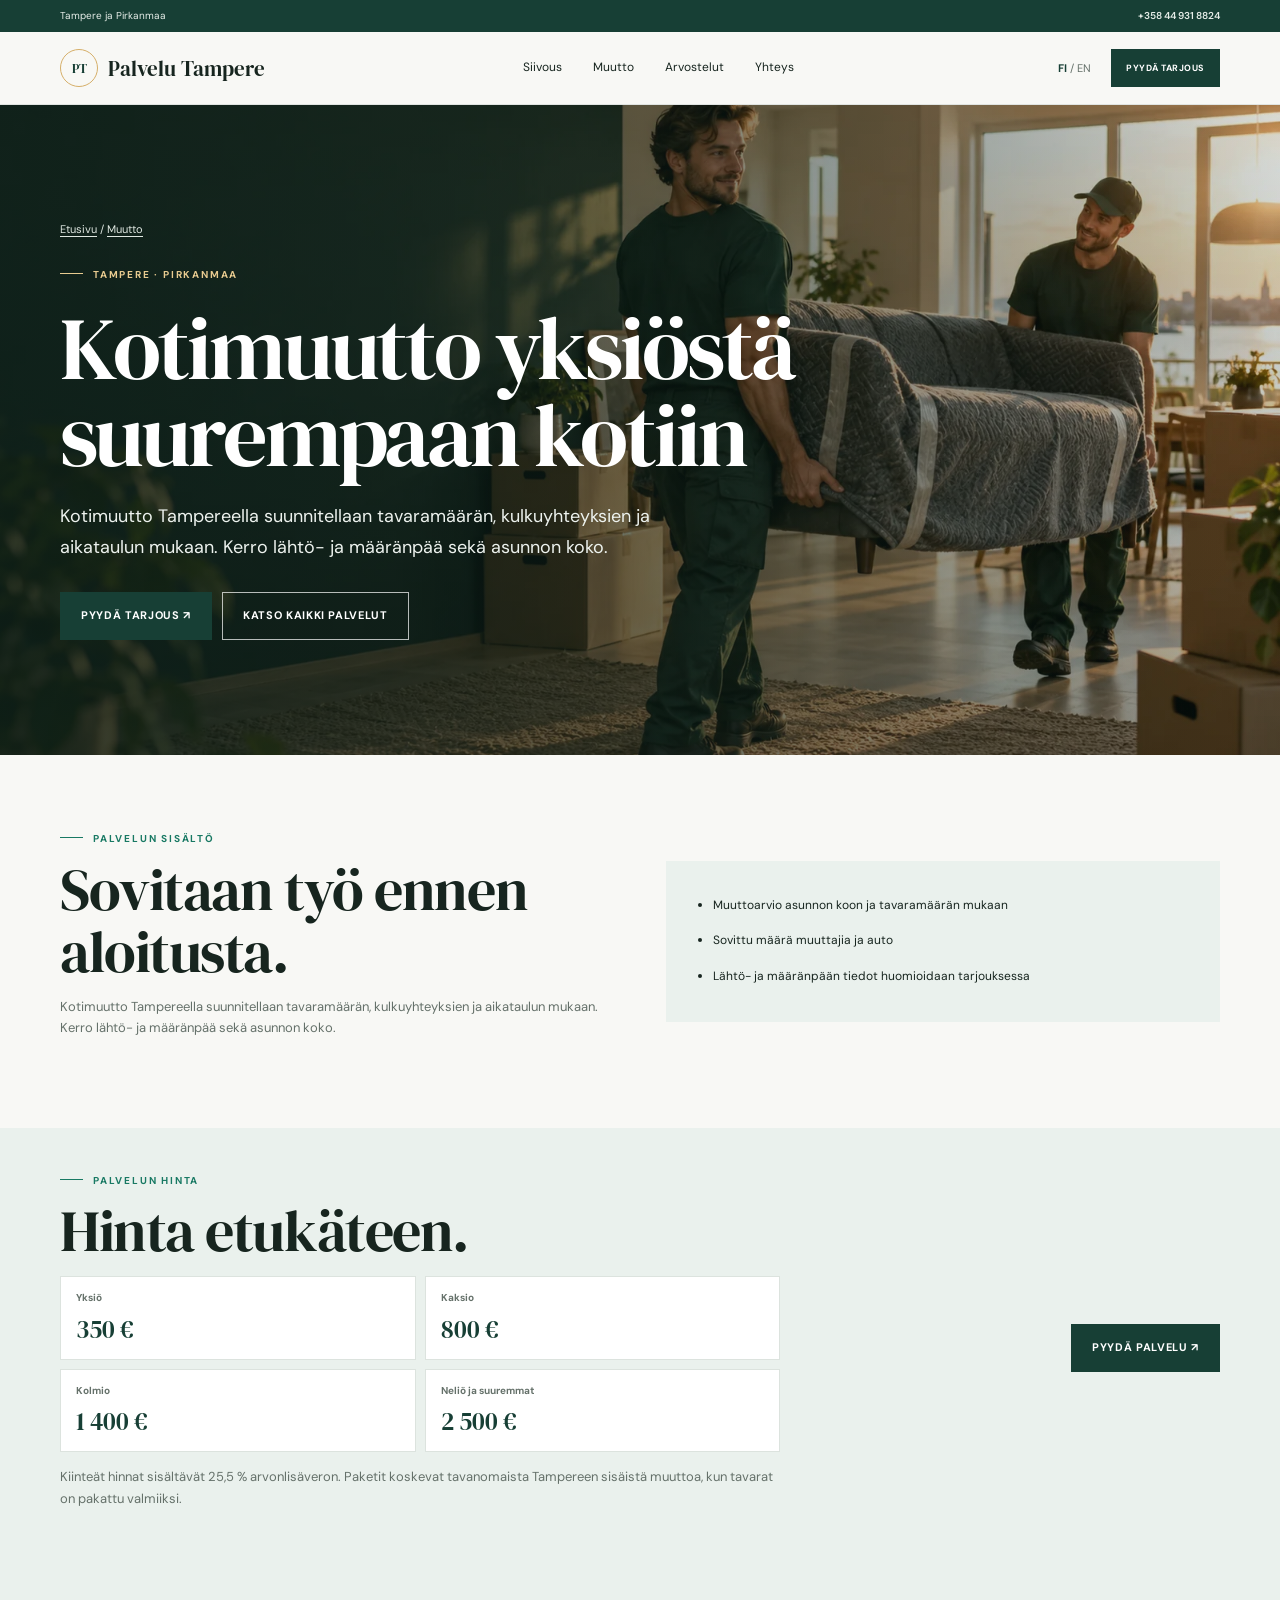
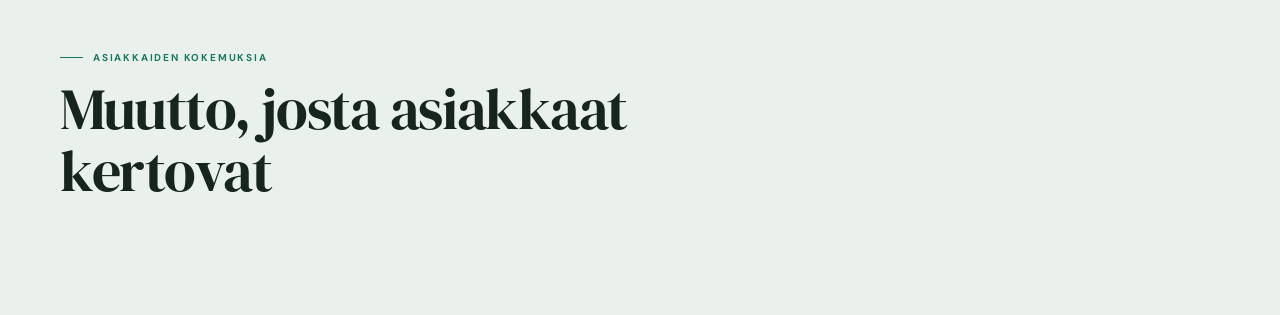
<file: kotimuutto-tampere/index.html>
<!doctype html><html lang="fi"><head><meta charset="utf-8"><meta name="viewport" content="width=device-width,initial-scale=1"><title>Kotimuutto Tampereella | Palvelu Tampere</title><meta name="description" content="Kotimuutto Tampereella suunnitellaan tavaramäärän, kulkuyhteyksien ja aikataulun mukaan. Kerro lähtö- ja määränpää sekä asunnon koko."><link rel="canonical" href="https://palvelutampere.fi/kotimuutto-tampere/"><meta property="og:title" content="Kotimuutto Tampereella | Palvelu Tampere"><meta property="og:description" content="Kotimuutto Tampereella suunnitellaan tavaramäärän, kulkuyhteyksien ja aikataulun mukaan. Kerro lähtö- ja määränpää sekä asunnon koko."><meta property="og:type" content="website"><meta name="theme-color" content="#163f35"><link rel="stylesheet" href="../styles.css"><script type="text/javascript">
    (function(c,l,a,r,i,t,y){
        c[a]=c[a]||function(){(c[a].q=c[a].q||[]).push(arguments)};
        t=l.createElement(r);t.async=1;t.src="https://www.clarity.ms/tag/"+i;
        y=l.getElementsByTagName(r)[0];y.parentNode.insertBefore(t,y);
    })(window, document, "clarity", "script", "z696t964r8");
</script>
<script async src="https://www.googletagmanager.com/gtag/js?id=G-45RFTEKZB6"></script>
<script>window.dataLayer=window.dataLayer||[];function gtag(){dataLayer.push(arguments)}gtag('js',new Date());gtag('config','G-45RFTEKZB6');</script><script type="application/ld+json">[{"@context":"https://schema.org","@type":"Service","name":"Kotimuutto Tampereella","serviceType":"Kotimuutto Tampereella","provider":{"@type":"LocalBusiness","name":"Palvelu Tampere","telephone":"+358449318824"},"areaServed":[{"@type":"City","name":"Tampere"},{"@type":"AdministrativeArea","name":"Pirkanmaa"}],"url":"https://palvelutampere.fi/kotimuutto-tampere/"},{"@context":"https://schema.org","@type":"FAQPage","mainEntity":[{"@type":"Question","name":"Paljonko muutto Tampereella maksaa?","acceptedAnswer":{"@type":"Answer","text":"Hinta riippuu asunnon koosta, tavaramäärästä, osoitteista ja työn kestosta. Sivulla näkyvät kokoarviot auttavat suunnittelussa; vahvistamme hinnan ennen varausta."}},{"@type":"Question","name":"Tuleeko viikonlopusta tai kuunvaihteesta lisämaksu?","acceptedAnswer":{"@type":"Answer","text":"Ei erillistä viikonloppu- tai kuunvaihdelisää. Päivä varataan alustavasti ennen vahvistusta."}}]}]</script><meta name="robots" content="index,follow,max-image-preview:large"><link rel="alternate" type="text/plain" href="https://palvelutampere.fi/llms.txt" title="AI-readable site and service information"></head><body><div class="utility"><div class="wrap utility-inner"><span data-fi="Tampere ja Pirkanmaa" data-en="Tampere and Pirkanmaa">Tampere ja Pirkanmaa</span><a href="tel:+358449318824">+358 44 931 8824</a></div></div><header class="site-header"><div class="wrap header-inner"><a class="brand" href="../"><span class="brand-symbol" aria-hidden="true">PT</span><span>Palvelu Tampere</span></a><nav class="navlinks" id="nav"><a href="../siivouspalvelut-tampere/" data-fi="Siivous" data-en="Cleaning">Siivous</a><a href="../muuttopalvelu-tampere/" data-fi="Muutto" data-en="Moving">Muutto</a><a href="#arvostelut" data-fi="Arvostelut" data-en="Reviews">Arvostelut</a><a href="#yhteys" data-fi="Yhteys" data-en="Contact">Yhteys</a></nav><div class="header-actions"><button class="lang" id="lang" type="button" aria-label="Vaihda kieli"><span class="active">FI</span> / <span>EN</span></button><a class="button button-small" href="#yhteys" data-fi="Pyydä tarjous" data-en="Get a quote">Pyydä tarjous</a><button class="menu" id="menu" type="button" aria-label="Avaa valikko">☰</button></div></div></header><main><section class="page-hero"><video class="background-video" autoplay muted loop playsinline preload="metadata" poster="../assets/moving-hero.webp" aria-hidden="true"><source src="https://videos.pexels.com/video-files/4554450/4554450-uhd_4096_2160_25fps.mp4" type="video/mp4"></video><div class="home-hero-shade"></div><div class="wrap hero-content"><div class="crumbs"><a href="../" data-fi="Etusivu" data-en="Home">Etusivu</a> / <a href="../muuttopalvelu-tampere/" data-fi="Muutto" data-en="Moving">Muutto</a></div><p class="eyebrow light">Tampere · Pirkanmaa</p><h1 data-fi="Kotimuutto yksiöstä suurempaan kotiin" data-en="Home moves from studios to larger homes">Kotimuutto yksiöstä suurempaan kotiin</h1><p data-fi="Kotimuutto Tampereella suunnitellaan tavaramäärän, kulkuyhteyksien ja aikataulun mukaan. Kerro lähtö- ja määränpää sekä asunnon koko." data-en="Home moves in Tampere are planned around volume, access and timing. Share the addresses and home size.">Kotimuutto Tampereella suunnitellaan tavaramäärän, kulkuyhteyksien ja aikataulun mukaan. Kerro lähtö- ja määränpää sekä asunnon koko.</p><div class="hero-actions"><a class="button" href="#yhteys" data-fi="Pyydä tarjous ↗" data-en="Get a quote ↗">Pyydä tarjous ↗</a><a class="button button-outline" href="../muuttopalvelu-tampere/" data-fi="Katso kaikki palvelut" data-en="All services">Katso kaikki palvelut</a></div></div></section><section class="detail-section"><div class="wrap detail-grid"><div><p class="eyebrow" data-fi="Palvelun sisältö" data-en="What is included">Palvelun sisältö</p><h2 data-fi="Sovitaan työ ennen aloitusta." data-en="Agree the scope before work begins.">Sovitaan työ ennen aloitusta.</h2><p data-fi="Kotimuutto Tampereella suunnitellaan tavaramäärän, kulkuyhteyksien ja aikataulun mukaan. Kerro lähtö- ja määränpää sekä asunnon koko." data-en="Home moves in Tampere are planned around volume, access and timing. Share the addresses and home size.">Kotimuutto Tampereella suunnitellaan tavaramäärän, kulkuyhteyksien ja aikataulun mukaan. Kerro lähtö- ja määränpää sekä asunnon koko.</p></div><div class="detail-panel"><ul data-list-fi="Muuttoarvio asunnon koon ja tavaramäärän mukaan|Sovittu määrä muuttajia ja auto|Lähtö- ja määränpään tiedot huomioidaan tarjouksessa" data-list-en="Move estimate based on home size and volume|Agreed number of movers and vehicle|Collection and destination details included in the quote"><li>Muuttoarvio asunnon koon ja tavaramäärän mukaan</li><li>Sovittu määrä muuttajia ja auto</li><li>Lähtö- ja määränpään tiedot huomioidaan tarjouksessa</li></ul></div></div></section><section class="price-single"><div class="wrap price-single-inner"><div><p class="eyebrow" data-fi="Palvelun hinta" data-en="Service price">Palvelun hinta</p><h2 data-fi="Hinta etukäteen." data-en="Know the price upfront.">Hinta etukäteen.</h2><div class="mini-price-grid"><div><b>Yksiö</b><strong>350 €</strong></div><div><b>Kaksio</b><strong>800 €</strong></div><div><b>Kolmio</b><strong>1 400 €</strong></div><div><b>Neliö ja suuremmat</b><strong>2 500 €</strong></div></div><p data-fi="Kiinteät hinnat sisältävät 25,5 % arvonlisäveron. Paketit koskevat tavanomaista Tampereen sisäistä muuttoa, kun tavarat on pakattu valmiiksi." data-en="Fixed prices include 25.5% VAT. Packages apply to a standard move within Tampere when belongings are packed and ready.">Kiinteät hinnat sisältävät 25,5 % arvonlisäveron. Paketit koskevat tavanomaista Tampereen sisäistä muuttoa, kun tavarat on pakattu valmiiksi.</p></div><a class="button" href="#yhteys" data-fi="Pyydä palvelu ↗" data-en="Book this service ↗">Pyydä palvelu ↗</a></div></section><section class="reviews-section" id="arvostelut"><div class="wrap"><div class="section-heading"><p class="eyebrow" data-fi="Asiakkaiden kokemuksia" data-en="Customer feedback">Asiakkaiden kokemuksia</p><h2 data-fi="Muutto, josta asiakkaat kertovat" data-en="Moving, in customers’ words">Muutto, josta asiakkaat kertovat</h2></div><div class="review-carousel" data-review-carousel><div class="review-track"><!-- Kopioi tai poista yksittäisiä article.review-slide-osioita arvostelujen päivittämiseksi. --
<article class="review-slide"><figure><img src="../assets/moving-team.webp" alt="" loading="lazy"><figcaption data-fi="Kuvituskuva palvelusta" data-en="Illustrative service photo">Kuvituskuva palvelusta</figcaption></figure><div class="review-slide-copy"><div class="review-meta"><span class="google-mark">G</span><span data-fi="Google-arvostelu · muuttopalvelu" data-en="Google review · moving service">Google-arvostelu · muuttopalvelu</span><span class="stars" aria-label="5 tähteä">★★★★★</span></div><blockquote data-fi="“Edullinen ja mukava muuttopalvelu. Nopea ja tehokas.”" data-en="“Affordable and convenient moving service. Fast and efficient.”">“Edullinen ja mukava muuttopalvelu. Nopea ja tehokas.”</blockquote><p data-fi="Kotimuutto · Tampere" data-en="Home move · Tampere">Kotimuutto · Tampere</p></div></article><article class="review-slide"><figure><img src="../assets/moving-boxes.webp" alt="" loading="lazy"><figcaption data-fi="Kuvituskuva palvelusta" data-en="Illustrative service photo">Kuvituskuva palvelusta</figcaption></figure><div class="review-slide-copy"><div class="review-meta"><span class="review-badge" data-fi="Asiakaspalaute" data-en="Customer feedback">Asiakaspalaute</span><span data-fi="Asiakaspalaute · muutto Ylöjärvellä" data-en="Customer feedback · move in Ylöjärvi">Asiakaspalaute · muutto Ylöjärvellä</span><span class="stars" aria-label="5 tähteä">★★★★★</span></div><blockquote data-fi="“He auttoivat muutossani lyhyellä varoitusajalla. Kaikki järjestyi ammattimaisesti, työ sujui nopeasti ja sain paljon tukea.”" data-en="“They helped with my move at short notice. Everything was arranged professionally, the work was quick and I received great support.”">“He auttoivat muutossani lyhyellä varoitusajalla. Kaikki järjestyi ammattimaisesti, työ sujui nopeasti ja sain paljon tukea.”</blockquote><p data-fi="Muutto · Ylöjärvi" data-en="Move · Ylöjärvi">Muutto · Ylöjärvi</p></div></article>
</div><div class="carousel-controls"><button class="carousel-arrow" type="button" data-carousel-prev aria-label="Edellinen arvostelu">←</button><div class="carousel-dots" aria-label="Arvostelut"></div><button class="carousel-arrow" type="button" data-carousel-next aria-label="Seuraava arvostelu">→</button></div></div></div></section><section class="faq-section"><div class="wrap faq-layout"><div><p class="eyebrow" data-fi="Usein kysyttyä" data-en="Common questions">Usein kysyttyä</p><h2 data-fi="Hyvä tietää ennen varausta." data-en="Good to know before booking.">Hyvä tietää ennen varausta.</h2></div><div><details><summary data-fi="Paljonko muutto Tampereella maksaa?" data-en="How much does a move in Tampere cost?">Paljonko muutto Tampereella maksaa?</summary><p data-fi="Hinta riippuu asunnon koosta, tavaramäärästä, osoitteista ja työn kestosta. Sivulla näkyvät kokoarviot auttavat suunnittelussa; vahvistamme hinnan ennen varausta." data-en="The price depends on home size, volume, addresses and time. The estimates on this page help with planning; we confirm the price before booking.">Hinta riippuu asunnon koosta, tavaramäärästä, osoitteista ja työn kestosta. Sivulla näkyvät kokoarviot auttavat suunnittelussa; vahvistamme hinnan ennen varausta.</p></details><details><summary data-fi="Tuleeko viikonlopusta tai kuunvaihteesta lisämaksu?" data-en="Is there a weekend or month-end surcharge?">Tuleeko viikonlopusta tai kuunvaihteesta lisämaksu?</summary><p data-fi="Ei erillistä viikonloppu- tai kuunvaihdelisää. Päivä varataan alustavasti ennen vahvistusta." data-en="There is no separate weekend or month-end surcharge. Dates are held tentatively before confirmation.">Ei erillistä viikonloppu- tai kuunvaihdelisää. Päivä varataan alustavasti ennen vahvistusta.</p></details></div></div></section><section class="contact-section" id="yhteys"><div class="wrap contact-layout"><div><p class="eyebrow" data-fi="Seuraava askel" data-en="Next step">Seuraava askel</p><h2 data-fi="Kerro kohteesta. Saat selkeän tarjouksen." data-en="Tell us about the job. Get a clear quote.">Kerro kohteesta. Saat selkeän tarjouksen.</h2><p data-fi="Aloita varauspyyntö helpoilla valinnoilla. Soitamme pian ja vahvistamme yksityiskohdat." data-en="Start a booking request with a few simple choices. We will call soon to confirm the details.">Aloita varauspyyntö helpoilla valinnoilla. Soitamme pian ja vahvistamme yksityiskohdat.</p><a class="contact-phone" href="tel:+358449318824">+358 44 931 8824 ↗</a><p class="legal-note">Y-tunnus 3549202-5</p></div><form class="quote-form" data-service="moving"><label><span data-fi="Nimi" data-en="Name">Nimi</span><input name="name" autocomplete="name" required></label><label><span data-fi="Puhelin tai sähköposti" data-en="Phone or email">Puhelin tai sähköposti</span><input name="contact" autocomplete="tel" required></label><label><span data-fi="Palvelu" data-en="Service">Palvelu</span><select name="service"><option data-fi="Kotimuutto" data-en="Home move">Kotimuutto</option><option data-fi="Yritysmuutto" data-en="Business move">Yritysmuutto</option><option data-fi="Muuttoapu" data-en="Moving help">Muuttoapu</option><option data-fi="Huonekalukuljetus" data-en="Furniture transport">Huonekalukuljetus</option><option data-fi="Muuttolaatikot" data-en="Moving boxes">Muuttolaatikot</option></select></label><label><span data-fi="Toivottu päivä" data-en="Preferred date">Toivottu päivä</span><input name="date" type="date"></label><label class="full"><span data-fi="Kohde ja lisätiedot" data-en="Property and details">Kohde ja lisätiedot</span><textarea name="details" rows="3"></textarea></label><button class="button full" type="submit"><span data-fi="Jatka WhatsAppiin" data-en="Continue to WhatsApp">Jatka WhatsAppiin</span> ↗</button><small class="full" data-fi="Lähettäminen avaa WhatsAppin. Tietoja ei tallenneta tällä sivulla." data-en="Submitting opens WhatsApp. This page does not store your details.">Lähettäminen avaa WhatsAppin. Tietoja ei tallenneta tällä sivulla.</small></form></div></section></main><footer class="site-footer"><div class="wrap footer-inner"><a class="brand brand-footer" href="../"><span class="brand-symbol" aria-hidden="true">PT</span><span>Palvelu Tampere</span></a><p data-fi="Muutto- ja siivouspalvelut Tampereella ja Pirkanmaalla." data-en="Moving and cleaning services in Tampere and Pirkanmaa.">Muutto- ja siivouspalvelut Tampereella ja Pirkanmaalla.</p><div class="footer-contact"><a href="tel:+358449318824">+358 44 931 8824</a><span>Y-tunnus 3549202-5</span></div><small>© 2026 Palvelu Tampere</small></div></footer><div class="floating-cta"><a href="tel:+358449318824" class="floating-call"><span aria-hidden="true">☎</span><span data-fi="Soita" data-en="Call">Soita</span></a><a href="#booking-modal" class="floating-book"><span data-fi="Varaa muutto" data-en="Book moving">Varaa muutto</span> ↗</a></div><div class="booking-modal" id="booking-modal"><a class="booking-backdrop" href="#yhteys" data-booking-close aria-label="Sulje varausikkuna"></a><section class="booking-dialog" role="dialog" aria-modal="true" aria-labelledby="booking-title"><a class="booking-close" href="#yhteys" data-booking-close aria-label="Sulje varausikkuna">×</a><div class="booking-progress"><span></span></div><div class="booking-content"><p class="eyebrow" data-fi="Varaus Tampereella" data-en="Booking in Tampere">Varaus Tampereella</p><h2 id="booking-title" data-fi="Varaa siivous tai muutto" data-en="Book cleaning or moving">Varaa siivous tai muutto</h2><p data-fi="Valitse palvelu ja kerro muutamalla helpolla valinnalla, mitä tarvitset. Soitamme ja vahvistamme varauksen." data-en="Choose a service and tell us what you need with a few easy choices. We will call to confirm your booking.">Valitse palvelu ja kerro muutamalla helpolla valinnalla, mitä tarvitset. Soitamme ja vahvistamme varauksen.</p><a class="button booking-primary" href="tel:+358449318824" data-fi="Soita +358 44 931 8824" data-en="Call +358 44 931 8824">Soita +358 44 931 8824</a></div></section></div><script src="../booking-config.js" defer></script><script src="../site.js" defer></script></body></html>
</file>
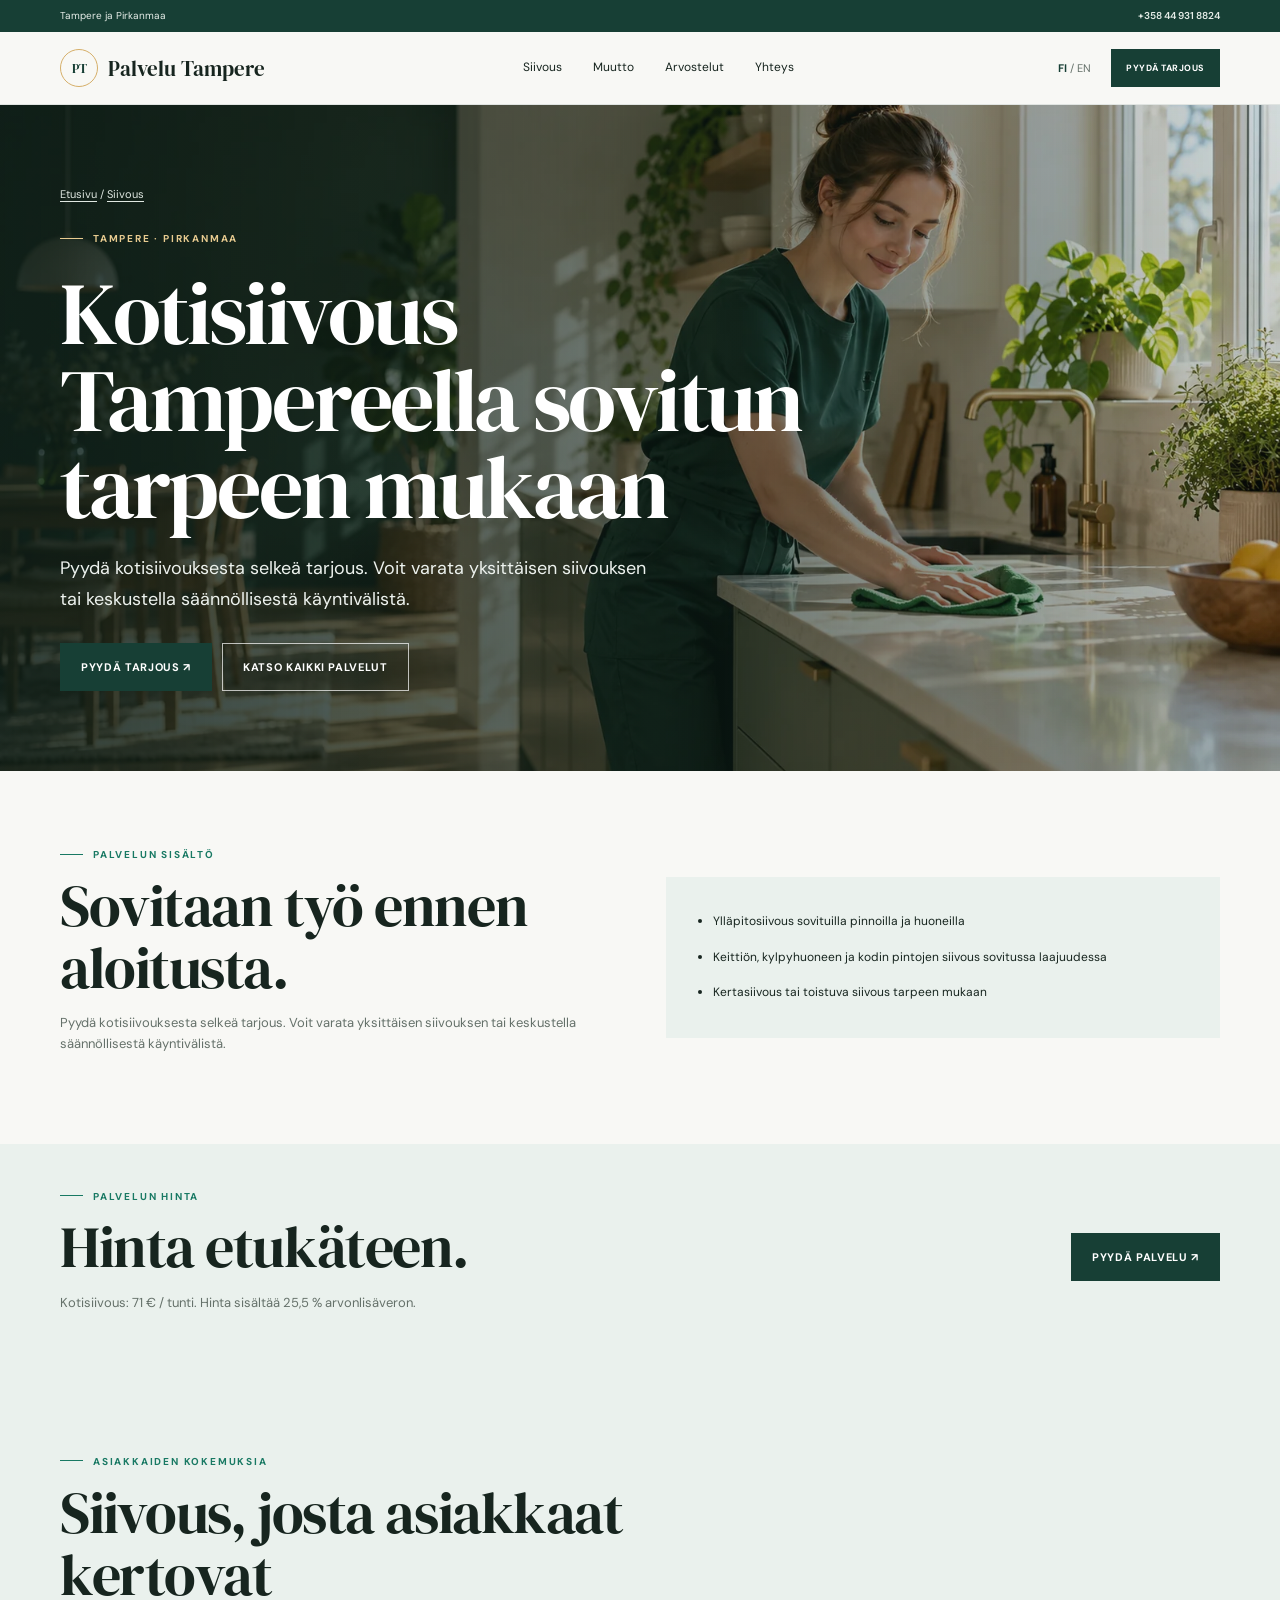
<file: kotisiivous-tampere/index.html>
<!doctype html><html lang="fi"><head><meta charset="utf-8"><meta name="viewport" content="width=device-width,initial-scale=1"><title>Kotisiivous Tampereella | Palvelu Tampere</title><meta name="description" content="Pyydä kotisiivouksesta selkeä tarjous. Voit varata yksittäisen siivouksen tai keskustella säännöllisestä käyntivälistä."><link rel="canonical" href="https://palvelutampere.fi/kotisiivous-tampere/"><meta property="og:title" content="Kotisiivous Tampereella | Palvelu Tampere"><meta property="og:description" content="Pyydä kotisiivouksesta selkeä tarjous. Voit varata yksittäisen siivouksen tai keskustella säännöllisestä käyntivälistä."><meta property="og:type" content="website"><meta name="theme-color" content="#163f35"><link rel="stylesheet" href="../styles.css"><script type="text/javascript">
    (function(c,l,a,r,i,t,y){
        c[a]=c[a]||function(){(c[a].q=c[a].q||[]).push(arguments)};
        t=l.createElement(r);t.async=1;t.src="https://www.clarity.ms/tag/"+i;
        y=l.getElementsByTagName(r)[0];y.parentNode.insertBefore(t,y);
    })(window, document, "clarity", "script", "z696t964r8");
</script>
<script async src="https://www.googletagmanager.com/gtag/js?id=G-45RFTEKZB6"></script>
<script>window.dataLayer=window.dataLayer||[];function gtag(){dataLayer.push(arguments)}gtag('js',new Date());gtag('config','G-45RFTEKZB6');</script><script type="application/ld+json">[{"@context":"https://schema.org","@type":"Service","name":"Kotisiivous Tampereella","serviceType":"Kotisiivous Tampereella","provider":{"@type":"LocalBusiness","name":"Palvelu Tampere","telephone":"+358449318824"},"areaServed":[{"@type":"City","name":"Tampere"},{"@type":"AdministrativeArea","name":"Pirkanmaa"}],"url":"https://palvelutampere.fi/kotisiivous-tampere/"},{"@context":"https://schema.org","@type":"FAQPage","mainEntity":[{"@type":"Question","name":"Miten siivouspalvelun hinta määräytyy?","acceptedAnswer":{"@type":"Answer","text":"Hinta perustuu kohteen kokoon, työn sisältöön ja sovittuun aikatauluun. Kerromme hinnan ennen varauksen vahvistamista."}},{"@type":"Question","name":"Voinko tilata siivouksen vain kerran?","acceptedAnswer":{"@type":"Answer","text":"Kyllä. Voit pyytää kertasiivouksen tai sopia säännöllisestä siivouksesta."}}]}]</script><meta name="robots" content="index,follow,max-image-preview:large"><link rel="alternate" type="text/plain" href="https://palvelutampere.fi/llms.txt" title="AI-readable site and service information"></head><body><div class="utility"><div class="wrap utility-inner"><span data-fi="Tampere ja Pirkanmaa" data-en="Tampere and Pirkanmaa">Tampere ja Pirkanmaa</span><a href="tel:+358449318824">+358 44 931 8824</a></div></div><header class="site-header"><div class="wrap header-inner"><a class="brand" href="../"><span class="brand-symbol" aria-hidden="true">PT</span><span>Palvelu Tampere</span></a><nav class="navlinks" id="nav"><a href="../siivouspalvelut-tampere/" data-fi="Siivous" data-en="Cleaning">Siivous</a><a href="../muuttopalvelu-tampere/" data-fi="Muutto" data-en="Moving">Muutto</a><a href="#arvostelut" data-fi="Arvostelut" data-en="Reviews">Arvostelut</a><a href="#yhteys" data-fi="Yhteys" data-en="Contact">Yhteys</a></nav><div class="header-actions"><button class="lang" id="lang" type="button" aria-label="Vaihda kieli"><span class="active">FI</span> / <span>EN</span></button><a class="button button-small" href="#yhteys" data-fi="Pyydä tarjous" data-en="Get a quote">Pyydä tarjous</a><button class="menu" id="menu" type="button" aria-label="Avaa valikko">☰</button></div></div></header><main><section class="page-hero"><video class="background-video" autoplay muted loop playsinline preload="metadata" poster="../assets/cleaning-hero.webp" aria-hidden="true"><source src="https://videos.pexels.com/video-files/4109498/4109498-uhd_4096_2160_25fps.mp4" type="video/mp4"></video><div class="home-hero-shade"></div><div class="wrap hero-content"><div class="crumbs"><a href="../" data-fi="Etusivu" data-en="Home">Etusivu</a> / <a href="../siivouspalvelut-tampere/" data-fi="Siivous" data-en="Cleaning">Siivous</a></div><p class="eyebrow light">Tampere · Pirkanmaa</p><h1 data-fi="Kotisiivous Tampereella sovitun tarpeen mukaan" data-en="Home cleaning in Tampere to suit your needs">Kotisiivous Tampereella sovitun tarpeen mukaan</h1><p data-fi="Pyydä kotisiivouksesta selkeä tarjous. Voit varata yksittäisen siivouksen tai keskustella säännöllisestä käyntivälistä." data-en="Request a clear quote for home cleaning. Book one visit or discuss a recurring schedule.">Pyydä kotisiivouksesta selkeä tarjous. Voit varata yksittäisen siivouksen tai keskustella säännöllisestä käyntivälistä.</p><div class="hero-actions"><a class="button" href="#yhteys" data-fi="Pyydä tarjous ↗" data-en="Get a quote ↗">Pyydä tarjous ↗</a><a class="button button-outline" href="../siivouspalvelut-tampere/" data-fi="Katso kaikki palvelut" data-en="All services">Katso kaikki palvelut</a></div></div></section><section class="detail-section"><div class="wrap detail-grid"><div><p class="eyebrow" data-fi="Palvelun sisältö" data-en="What is included">Palvelun sisältö</p><h2 data-fi="Sovitaan työ ennen aloitusta." data-en="Agree the scope before work begins.">Sovitaan työ ennen aloitusta.</h2><p data-fi="Pyydä kotisiivouksesta selkeä tarjous. Voit varata yksittäisen siivouksen tai keskustella säännöllisestä käyntivälistä." data-en="Request a clear quote for home cleaning. Book one visit or discuss a recurring schedule.">Pyydä kotisiivouksesta selkeä tarjous. Voit varata yksittäisen siivouksen tai keskustella säännöllisestä käyntivälistä.</p></div><div class="detail-panel"><ul data-list-fi="Ylläpitosiivous sovituilla pinnoilla ja huoneilla|Keittiön, kylpyhuoneen ja kodin pintojen siivous sovitussa laajuudessa|Kertasiivous tai toistuva siivous tarpeen mukaan" data-list-en="Routine cleaning of agreed rooms and surfaces|Kitchen, bathroom and household surfaces within the agreed scope|One-time or recurring cleaning as needed"><li>Ylläpitosiivous sovituilla pinnoilla ja huoneilla</li><li>Keittiön, kylpyhuoneen ja kodin pintojen siivous sovitussa laajuudessa</li><li>Kertasiivous tai toistuva siivous tarpeen mukaan</li></ul></div></div></section><section class="price-single"><div class="wrap price-single-inner"><div><p class="eyebrow" data-fi="Palvelun hinta" data-en="Service price">Palvelun hinta</p><h2 data-fi="Hinta etukäteen." data-en="Know the price upfront.">Hinta etukäteen.</h2><p data-fi="Kotisiivous: 71 € / tunti. Hinta sisältää 25,5 % arvonlisäveron." data-en="Home cleaning: €71 per hour. Price includes 25.5% VAT.">Kotisiivous: 71 € / tunti. Hinta sisältää 25,5 % arvonlisäveron.</p></div><a class="button" href="#yhteys" data-fi="Pyydä palvelu ↗" data-en="Book this service ↗">Pyydä palvelu ↗</a></div></section><section class="reviews-section" id="arvostelut"><div class="wrap"><div class="section-heading"><p class="eyebrow" data-fi="Asiakkaiden kokemuksia" data-en="Customer feedback">Asiakkaiden kokemuksia</p><h2 data-fi="Siivous, josta asiakkaat kertovat" data-en="Cleaning, in customers’ words">Siivous, josta asiakkaat kertovat</h2></div><div class="review-carousel" data-review-carousel><div class="review-track"><!-- Kopioi tai poista yksittäisiä article.review-slide-osioita arvostelujen päivittämiseksi. --
<article class="review-slide"><figure><img src="../assets/cleaning-kitchen.webp" alt="" loading="lazy"><figcaption data-fi="Kuvituskuva palvelusta" data-en="Illustrative service photo">Kuvituskuva palvelusta</figcaption></figure><div class="review-slide-copy"><div class="review-meta"><span class="google-mark">G</span><span data-fi="Google-arvostelu · muuttosiivous" data-en="Google review · move-out clean">Google-arvostelu · muuttosiivous</span><span class="stars" aria-label="5 tähteä">★★★★★</span></div><blockquote data-fi="“Erittäin hyvä kokemus ja todella huolellista työtä.”" data-en="“Very good experience and very thorough work.”">“Erittäin hyvä kokemus ja todella huolellista työtä.”</blockquote><p data-fi="Muuttosiivous ja ikkunanpesu" data-en="Move-out and window cleaning">Muuttosiivous ja ikkunanpesu</p></div></article><article class="review-slide"><figure><img src="../assets/cleaning-bathroom.webp" alt="" loading="lazy"><figcaption data-fi="Kuvituskuva palvelusta" data-en="Illustrative service photo">Kuvituskuva palvelusta</figcaption></figure><div class="review-slide-copy"><div class="review-meta"><span class="google-mark">G</span><span data-fi="Google-arvostelu · kotisiivous" data-en="Google review · home cleaning">Google-arvostelu · kotisiivous</span><span class="stars" aria-label="5 tähteä">★★★★★</span></div><blockquote data-fi="“Työ tehtiin huolellisesti, ammattimaisesti ja ajallaan. Asunto jätettiin siistiksi ja raikkaaksi.”" data-en="“The work was careful, professional and on time. The apartment was left clean and fresh.”">“Työ tehtiin huolellisesti, ammattimaisesti ja ajallaan. Asunto jätettiin siistiksi ja raikkaaksi.”</blockquote><p data-fi="Asiakkaan palaute" data-en="Customer feedback">Asiakkaan palaute</p></div></article><article class="review-slide"><figure><img src="../assets/cleaning-hero.webp" alt="" loading="lazy"><figcaption data-fi="Kuvituskuva palvelusta" data-en="Illustrative service photo">Kuvituskuva palvelusta</figcaption></figure><div class="review-slide-copy"><div class="review-meta"><span class="review-badge" data-fi="Asiakaspalaute" data-en="Customer feedback">Asiakaspalaute</span><span data-fi="Asiakaspalaute · muuttosiivous" data-en="Customer feedback · move-out clean">Asiakaspalaute · muuttosiivous</span><span class="stars" aria-label="5 tähteä">★★★★★</span></div><blockquote data-fi="“Tilasimme muuttosiivouksen. Siivous onnistui todella hyvin, ja sain vakuuden takaisin hyvän siivouksen ansiosta.”" data-en="“We ordered a move-out clean. It turned out really well, and I got my deposit back thanks to the good cleaning.”">“Tilasimme muuttosiivouksen. Siivous onnistui todella hyvin, ja sain vakuuden takaisin hyvän siivouksen ansiosta.”</blockquote><p data-fi="Asiakkaan palaute" data-en="Customer feedback">Asiakkaan palaute</p></div></article>
</div><div class="carousel-controls"><button class="carousel-arrow" type="button" data-carousel-prev aria-label="Edellinen arvostelu">←</button><div class="carousel-dots" aria-label="Arvostelut"></div><button class="carousel-arrow" type="button" data-carousel-next aria-label="Seuraava arvostelu">→</button></div></div></div></section><section class="faq-section"><div class="wrap faq-layout"><div><p class="eyebrow" data-fi="Usein kysyttyä" data-en="Common questions">Usein kysyttyä</p><h2 data-fi="Hyvä tietää ennen varausta." data-en="Good to know before booking.">Hyvä tietää ennen varausta.</h2></div><div><details><summary data-fi="Miten siivouspalvelun hinta määräytyy?" data-en="How is the cleaning price calculated?">Miten siivouspalvelun hinta määräytyy?</summary><p data-fi="Hinta perustuu kohteen kokoon, työn sisältöön ja sovittuun aikatauluun. Kerromme hinnan ennen varauksen vahvistamista." data-en="The price depends on property size, the agreed scope and timing. We confirm the price before the booking is accepted.">Hinta perustuu kohteen kokoon, työn sisältöön ja sovittuun aikatauluun. Kerromme hinnan ennen varauksen vahvistamista.</p></details><details><summary data-fi="Voinko tilata siivouksen vain kerran?" data-en="Can I book a one-time clean?">Voinko tilata siivouksen vain kerran?</summary><p data-fi="Kyllä. Voit pyytää kertasiivouksen tai sopia säännöllisestä siivouksesta." data-en="Yes. Request a one-time clean or discuss a recurring schedule.">Kyllä. Voit pyytää kertasiivouksen tai sopia säännöllisestä siivouksesta.</p></details></div></div></section><section class="contact-section" id="yhteys"><div class="wrap contact-layout"><div><p class="eyebrow" data-fi="Seuraava askel" data-en="Next step">Seuraava askel</p><h2 data-fi="Kerro kohteesta. Saat selkeän tarjouksen." data-en="Tell us about the job. Get a clear quote.">Kerro kohteesta. Saat selkeän tarjouksen.</h2><p data-fi="Aloita varauspyyntö helpoilla valinnoilla. Soitamme pian ja vahvistamme yksityiskohdat." data-en="Start a booking request with a few simple choices. We will call soon to confirm the details.">Aloita varauspyyntö helpoilla valinnoilla. Soitamme pian ja vahvistamme yksityiskohdat.</p><a class="contact-phone" href="tel:+358449318824">+358 44 931 8824 ↗</a><p class="legal-note">Y-tunnus 3549202-5</p></div><form class="quote-form" data-service="cleaning"><label><span data-fi="Nimi" data-en="Name">Nimi</span><input name="name" autocomplete="name" required></label><label><span data-fi="Puhelin tai sähköposti" data-en="Phone or email">Puhelin tai sähköposti</span><input name="contact" autocomplete="tel" required></label><label><span data-fi="Palvelu" data-en="Service">Palvelu</span><select name="service"><option data-fi="Kotisiivous" data-en="Home cleaning">Kotisiivous</option><option data-fi="Muuttosiivous" data-en="Move-out cleaning">Muuttosiivous</option><option data-fi="Yritys- tai toimistosiivous" data-en="Business or office cleaning">Yritys- tai toimistosiivous</option><option data-fi="Porrassiivous" data-en="Stairwell cleaning">Porrassiivous</option><option data-fi="Perussiivous" data-en="Deep cleaning">Perussiivous</option><option data-fi="Ikkunanpesu" data-en="Window cleaning">Ikkunanpesu</option></select></label><label><span data-fi="Toivottu päivä" data-en="Preferred date">Toivottu päivä</span><input name="date" type="date"></label><label class="full"><span data-fi="Kohde ja lisätiedot" data-en="Property and details">Kohde ja lisätiedot</span><textarea name="details" rows="3"></textarea></label><button class="button full" type="submit"><span data-fi="Jatka WhatsAppiin" data-en="Continue to WhatsApp">Jatka WhatsAppiin</span> ↗</button><small class="full" data-fi="Lähettäminen avaa WhatsAppin. Tietoja ei tallenneta tällä sivulla." data-en="Submitting opens WhatsApp. This page does not store your details.">Lähettäminen avaa WhatsAppin. Tietoja ei tallenneta tällä sivulla.</small></form></div></section></main><footer class="site-footer"><div class="wrap footer-inner"><a class="brand brand-footer" href="../"><span class="brand-symbol" aria-hidden="true">PT</span><span>Palvelu Tampere</span></a><p data-fi="Muutto- ja siivouspalvelut Tampereella ja Pirkanmaalla." data-en="Moving and cleaning services in Tampere and Pirkanmaa.">Muutto- ja siivouspalvelut Tampereella ja Pirkanmaalla.</p><div class="footer-contact"><a href="tel:+358449318824">+358 44 931 8824</a><span>Y-tunnus 3549202-5</span></div><small>© 2026 Palvelu Tampere</small></div></footer><div class="floating-cta"><a href="tel:+358449318824" class="floating-call"><span aria-hidden="true">☎</span><span data-fi="Soita" data-en="Call">Soita</span></a><a href="#booking-modal" class="floating-book"><span data-fi="Varaa siivous" data-en="Book cleaning">Varaa siivous</span> ↗</a></div><div class="booking-modal" id="booking-modal"><a class="booking-backdrop" href="#yhteys" data-booking-close aria-label="Sulje varausikkuna"></a><section class="booking-dialog" role="dialog" aria-modal="true" aria-labelledby="booking-title"><a class="booking-close" href="#yhteys" data-booking-close aria-label="Sulje varausikkuna">×</a><div class="booking-progress"><span></span></div><div class="booking-content"><p class="eyebrow" data-fi="Varaus Tampereella" data-en="Booking in Tampere">Varaus Tampereella</p><h2 id="booking-title" data-fi="Varaa siivous tai muutto" data-en="Book cleaning or moving">Varaa siivous tai muutto</h2><p data-fi="Valitse palvelu ja kerro muutamalla helpolla valinnalla, mitä tarvitset. Soitamme ja vahvistamme varauksen." data-en="Choose a service and tell us what you need with a few easy choices. We will call to confirm your booking.">Valitse palvelu ja kerro muutamalla helpolla valinnalla, mitä tarvitset. Soitamme ja vahvistamme varauksen.</p><a class="button booking-primary" href="tel:+358449318824" data-fi="Soita +358 44 931 8824" data-en="Call +358 44 931 8824">Soita +358 44 931 8824</a></div></section></div><script src="../booking-config.js" defer></script><script src="../site.js" defer></script></body></html>
</file>
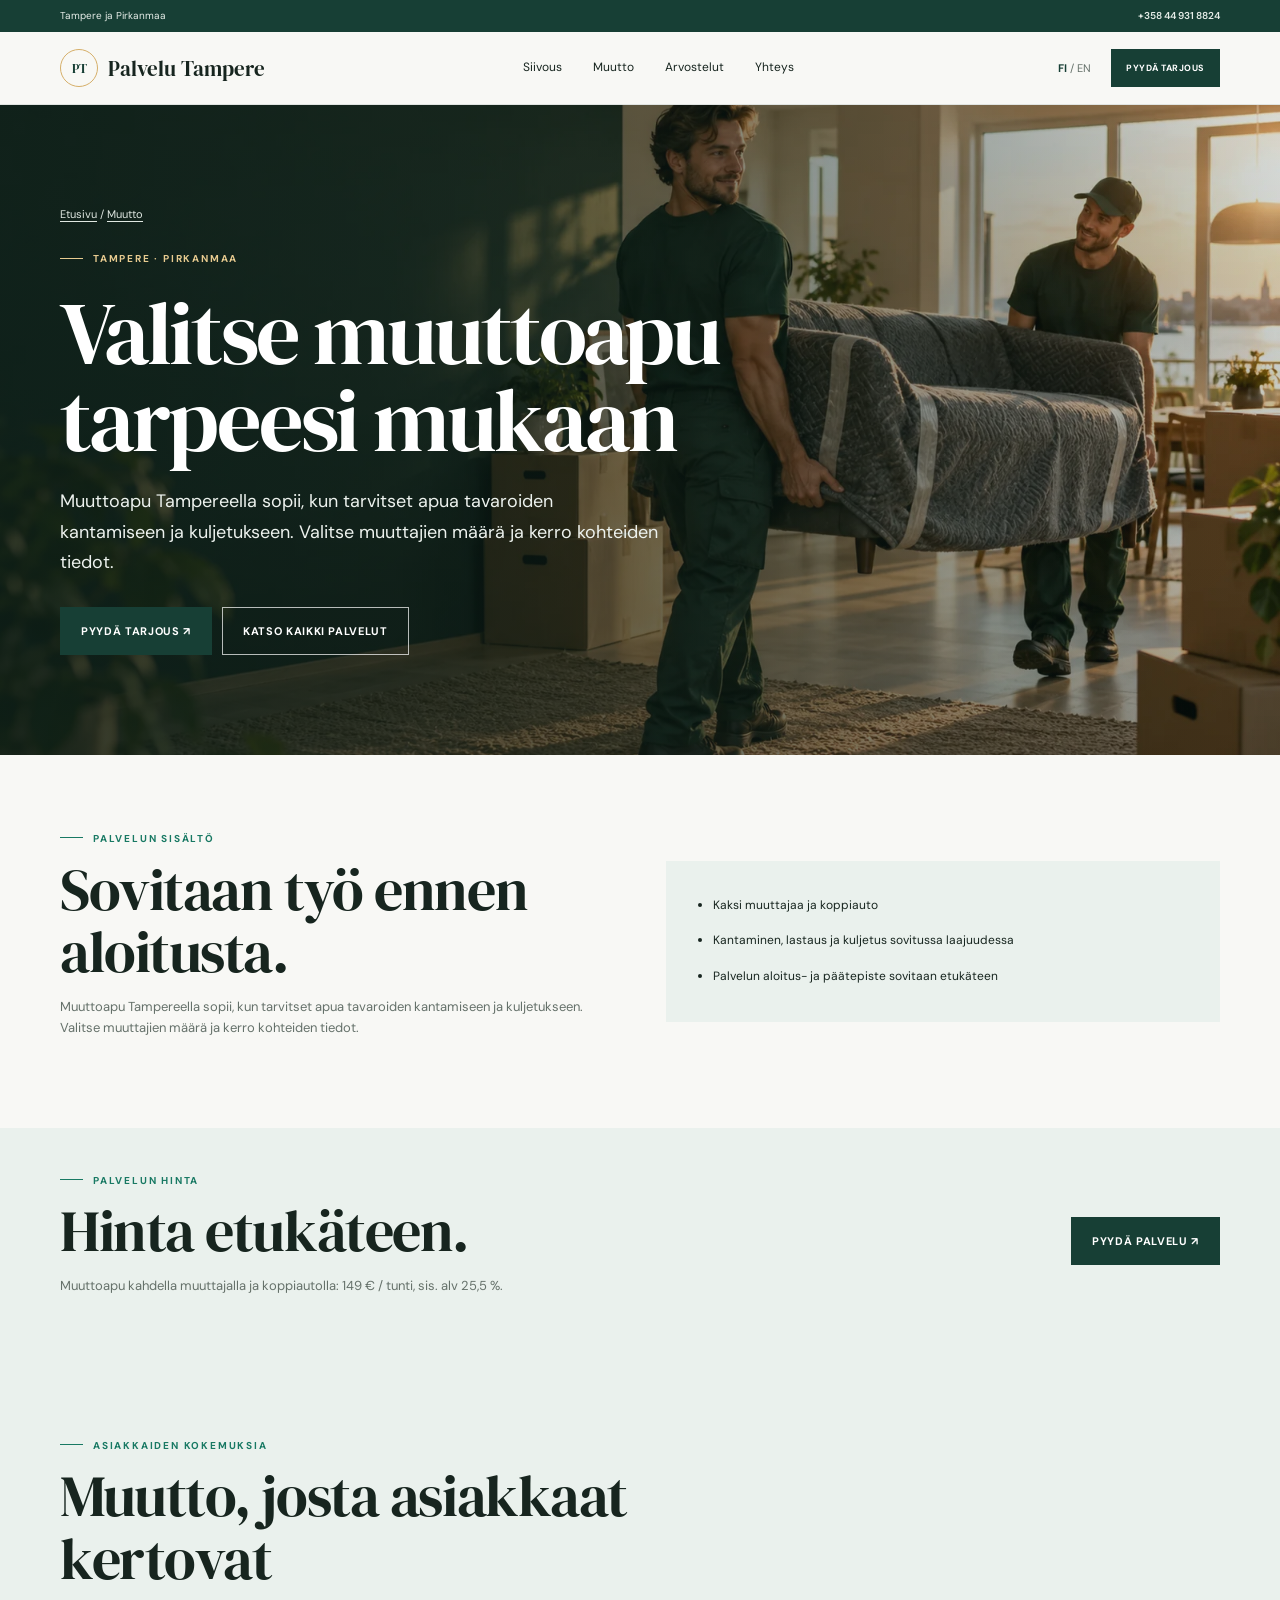
<file: muuttoapu-tampere/index.html>
<!doctype html><html lang="fi"><head><meta charset="utf-8"><meta name="viewport" content="width=device-width,initial-scale=1"><title>Muuttoapu Tampereella | Palvelu Tampere</title><meta name="description" content="Muuttoapu Tampereella sopii, kun tarvitset apua tavaroiden kantamiseen ja kuljetukseen. Valitse muuttajien määrä ja kerro kohteiden tiedot."><link rel="canonical" href="https://palvelutampere.fi/muuttoapu-tampere/"><meta property="og:title" content="Muuttoapu Tampereella | Palvelu Tampere"><meta property="og:description" content="Muuttoapu Tampereella sopii, kun tarvitset apua tavaroiden kantamiseen ja kuljetukseen. Valitse muuttajien määrä ja kerro kohteiden tiedot."><meta property="og:type" content="website"><meta name="theme-color" content="#163f35"><link rel="stylesheet" href="../styles.css"><script type="text/javascript">
    (function(c,l,a,r,i,t,y){
        c[a]=c[a]||function(){(c[a].q=c[a].q||[]).push(arguments)};
        t=l.createElement(r);t.async=1;t.src="https://www.clarity.ms/tag/"+i;
        y=l.getElementsByTagName(r)[0];y.parentNode.insertBefore(t,y);
    })(window, document, "clarity", "script", "z696t964r8");
</script>
<script async src="https://www.googletagmanager.com/gtag/js?id=G-45RFTEKZB6"></script>
<script>window.dataLayer=window.dataLayer||[];function gtag(){dataLayer.push(arguments)}gtag('js',new Date());gtag('config','G-45RFTEKZB6');</script><script type="application/ld+json">[{"@context":"https://schema.org","@type":"Service","name":"Muuttoapu Tampereella","serviceType":"Muuttoapu Tampereella","provider":{"@type":"LocalBusiness","name":"Palvelu Tampere","telephone":"+358449318824"},"areaServed":[{"@type":"City","name":"Tampere"},{"@type":"AdministrativeArea","name":"Pirkanmaa"}],"url":"https://palvelutampere.fi/muuttoapu-tampere/"},{"@context":"https://schema.org","@type":"FAQPage","mainEntity":[{"@type":"Question","name":"Paljonko muutto Tampereella maksaa?","acceptedAnswer":{"@type":"Answer","text":"Hinta riippuu asunnon koosta, tavaramäärästä, osoitteista ja työn kestosta. Sivulla näkyvät kokoarviot auttavat suunnittelussa; vahvistamme hinnan ennen varausta."}},{"@type":"Question","name":"Tuleeko viikonlopusta tai kuunvaihteesta lisämaksu?","acceptedAnswer":{"@type":"Answer","text":"Ei erillistä viikonloppu- tai kuunvaihdelisää. Päivä varataan alustavasti ennen vahvistusta."}}]}]</script><meta name="robots" content="index,follow,max-image-preview:large"><link rel="alternate" type="text/plain" href="https://palvelutampere.fi/llms.txt" title="AI-readable site and service information"></head><body><div class="utility"><div class="wrap utility-inner"><span data-fi="Tampere ja Pirkanmaa" data-en="Tampere and Pirkanmaa">Tampere ja Pirkanmaa</span><a href="tel:+358449318824">+358 44 931 8824</a></div></div><header class="site-header"><div class="wrap header-inner"><a class="brand" href="../"><span class="brand-symbol" aria-hidden="true">PT</span><span>Palvelu Tampere</span></a><nav class="navlinks" id="nav"><a href="../siivouspalvelut-tampere/" data-fi="Siivous" data-en="Cleaning">Siivous</a><a href="../muuttopalvelu-tampere/" data-fi="Muutto" data-en="Moving">Muutto</a><a href="#arvostelut" data-fi="Arvostelut" data-en="Reviews">Arvostelut</a><a href="#yhteys" data-fi="Yhteys" data-en="Contact">Yhteys</a></nav><div class="header-actions"><button class="lang" id="lang" type="button" aria-label="Vaihda kieli"><span class="active">FI</span> / <span>EN</span></button><a class="button button-small" href="#yhteys" data-fi="Pyydä tarjous" data-en="Get a quote">Pyydä tarjous</a><button class="menu" id="menu" type="button" aria-label="Avaa valikko">☰</button></div></div></header><main><section class="page-hero"><video class="background-video" autoplay muted loop playsinline preload="metadata" poster="../assets/moving-hero.webp" aria-hidden="true"><source src="https://videos.pexels.com/video-files/4554450/4554450-uhd_4096_2160_25fps.mp4" type="video/mp4"></video><div class="home-hero-shade"></div><div class="wrap hero-content"><div class="crumbs"><a href="../" data-fi="Etusivu" data-en="Home">Etusivu</a> / <a href="../muuttopalvelu-tampere/" data-fi="Muutto" data-en="Moving">Muutto</a></div><p class="eyebrow light">Tampere · Pirkanmaa</p><h1 data-fi="Valitse muuttoapu tarpeesi mukaan" data-en="Choose moving help for your needs">Valitse muuttoapu tarpeesi mukaan</h1><p data-fi="Muuttoapu Tampereella sopii, kun tarvitset apua tavaroiden kantamiseen ja kuljetukseen. Valitse muuttajien määrä ja kerro kohteiden tiedot." data-en="Moving help in Tampere is for when you need help carrying and transporting belongings. Choose the crew size and share the property details.">Muuttoapu Tampereella sopii, kun tarvitset apua tavaroiden kantamiseen ja kuljetukseen. Valitse muuttajien määrä ja kerro kohteiden tiedot.</p><div class="hero-actions"><a class="button" href="#yhteys" data-fi="Pyydä tarjous ↗" data-en="Get a quote ↗">Pyydä tarjous ↗</a><a class="button button-outline" href="../muuttopalvelu-tampere/" data-fi="Katso kaikki palvelut" data-en="All services">Katso kaikki palvelut</a></div></div></section><section class="detail-section"><div class="wrap detail-grid"><div><p class="eyebrow" data-fi="Palvelun sisältö" data-en="What is included">Palvelun sisältö</p><h2 data-fi="Sovitaan työ ennen aloitusta." data-en="Agree the scope before work begins.">Sovitaan työ ennen aloitusta.</h2><p data-fi="Muuttoapu Tampereella sopii, kun tarvitset apua tavaroiden kantamiseen ja kuljetukseen. Valitse muuttajien määrä ja kerro kohteiden tiedot." data-en="Moving help in Tampere is for when you need help carrying and transporting belongings. Choose the crew size and share the property details.">Muuttoapu Tampereella sopii, kun tarvitset apua tavaroiden kantamiseen ja kuljetukseen. Valitse muuttajien määrä ja kerro kohteiden tiedot.</p></div><div class="detail-panel"><ul data-list-fi="Kaksi muuttajaa ja koppiauto|Kantaminen, lastaus ja kuljetus sovitussa laajuudessa|Palvelun aloitus- ja päätepiste sovitaan etukäteen" data-list-en="Two movers and a van|Carrying, loading and transport within the agreed scope|Collection and destination are agreed in advance"><li>Kaksi muuttajaa ja koppiauto</li><li>Kantaminen, lastaus ja kuljetus sovitussa laajuudessa</li><li>Palvelun aloitus- ja päätepiste sovitaan etukäteen</li></ul></div></div></section><section class="price-single"><div class="wrap price-single-inner"><div><p class="eyebrow" data-fi="Palvelun hinta" data-en="Service price">Palvelun hinta</p><h2 data-fi="Hinta etukäteen." data-en="Know the price upfront.">Hinta etukäteen.</h2><p data-fi="Muuttoapu kahdella muuttajalla ja koppiautolla: 149 € / tunti, sis. alv 25,5 %." data-en="Moving help with two movers and a van: €149 per hour, incl. 25.5% VAT.">Muuttoapu kahdella muuttajalla ja koppiautolla: 149 € / tunti, sis. alv 25,5 %.</p></div><a class="button" href="#yhteys" data-fi="Pyydä palvelu ↗" data-en="Book this service ↗">Pyydä palvelu ↗</a></div></section><section class="reviews-section" id="arvostelut"><div class="wrap"><div class="section-heading"><p class="eyebrow" data-fi="Asiakkaiden kokemuksia" data-en="Customer feedback">Asiakkaiden kokemuksia</p><h2 data-fi="Muutto, josta asiakkaat kertovat" data-en="Moving, in customers’ words">Muutto, josta asiakkaat kertovat</h2></div><div class="review-carousel" data-review-carousel><div class="review-track"><!-- Kopioi tai poista yksittäisiä article.review-slide-osioita arvostelujen päivittämiseksi. --
<article class="review-slide"><figure><img src="../assets/moving-team.webp" alt="" loading="lazy"><figcaption data-fi="Kuvituskuva palvelusta" data-en="Illustrative service photo">Kuvituskuva palvelusta</figcaption></figure><div class="review-slide-copy"><div class="review-meta"><span class="google-mark">G</span><span data-fi="Google-arvostelu · muuttopalvelu" data-en="Google review · moving service">Google-arvostelu · muuttopalvelu</span><span class="stars" aria-label="5 tähteä">★★★★★</span></div><blockquote data-fi="“Edullinen ja mukava muuttopalvelu. Nopea ja tehokas.”" data-en="“Affordable and convenient moving service. Fast and efficient.”">“Edullinen ja mukava muuttopalvelu. Nopea ja tehokas.”</blockquote><p data-fi="Kotimuutto · Tampere" data-en="Home move · Tampere">Kotimuutto · Tampere</p></div></article><article class="review-slide"><figure><img src="../assets/moving-boxes.webp" alt="" loading="lazy"><figcaption data-fi="Kuvituskuva palvelusta" data-en="Illustrative service photo">Kuvituskuva palvelusta</figcaption></figure><div class="review-slide-copy"><div class="review-meta"><span class="review-badge" data-fi="Asiakaspalaute" data-en="Customer feedback">Asiakaspalaute</span><span data-fi="Asiakaspalaute · muutto Ylöjärvellä" data-en="Customer feedback · move in Ylöjärvi">Asiakaspalaute · muutto Ylöjärvellä</span><span class="stars" aria-label="5 tähteä">★★★★★</span></div><blockquote data-fi="“He auttoivat muutossani lyhyellä varoitusajalla. Kaikki järjestyi ammattimaisesti, työ sujui nopeasti ja sain paljon tukea.”" data-en="“They helped with my move at short notice. Everything was arranged professionally, the work was quick and I received great support.”">“He auttoivat muutossani lyhyellä varoitusajalla. Kaikki järjestyi ammattimaisesti, työ sujui nopeasti ja sain paljon tukea.”</blockquote><p data-fi="Muutto · Ylöjärvi" data-en="Move · Ylöjärvi">Muutto · Ylöjärvi</p></div></article>
</div><div class="carousel-controls"><button class="carousel-arrow" type="button" data-carousel-prev aria-label="Edellinen arvostelu">←</button><div class="carousel-dots" aria-label="Arvostelut"></div><button class="carousel-arrow" type="button" data-carousel-next aria-label="Seuraava arvostelu">→</button></div></div></div></section><section class="faq-section"><div class="wrap faq-layout"><div><p class="eyebrow" data-fi="Usein kysyttyä" data-en="Common questions">Usein kysyttyä</p><h2 data-fi="Hyvä tietää ennen varausta." data-en="Good to know before booking.">Hyvä tietää ennen varausta.</h2></div><div><details><summary data-fi="Paljonko muutto Tampereella maksaa?" data-en="How much does a move in Tampere cost?">Paljonko muutto Tampereella maksaa?</summary><p data-fi="Hinta riippuu asunnon koosta, tavaramäärästä, osoitteista ja työn kestosta. Sivulla näkyvät kokoarviot auttavat suunnittelussa; vahvistamme hinnan ennen varausta." data-en="The price depends on home size, volume, addresses and time. The estimates on this page help with planning; we confirm the price before booking.">Hinta riippuu asunnon koosta, tavaramäärästä, osoitteista ja työn kestosta. Sivulla näkyvät kokoarviot auttavat suunnittelussa; vahvistamme hinnan ennen varausta.</p></details><details><summary data-fi="Tuleeko viikonlopusta tai kuunvaihteesta lisämaksu?" data-en="Is there a weekend or month-end surcharge?">Tuleeko viikonlopusta tai kuunvaihteesta lisämaksu?</summary><p data-fi="Ei erillistä viikonloppu- tai kuunvaihdelisää. Päivä varataan alustavasti ennen vahvistusta." data-en="There is no separate weekend or month-end surcharge. Dates are held tentatively before confirmation.">Ei erillistä viikonloppu- tai kuunvaihdelisää. Päivä varataan alustavasti ennen vahvistusta.</p></details></div></div></section><section class="contact-section" id="yhteys"><div class="wrap contact-layout"><div><p class="eyebrow" data-fi="Seuraava askel" data-en="Next step">Seuraava askel</p><h2 data-fi="Kerro kohteesta. Saat selkeän tarjouksen." data-en="Tell us about the job. Get a clear quote.">Kerro kohteesta. Saat selkeän tarjouksen.</h2><p data-fi="Aloita varauspyyntö helpoilla valinnoilla. Soitamme pian ja vahvistamme yksityiskohdat." data-en="Start a booking request with a few simple choices. We will call soon to confirm the details.">Aloita varauspyyntö helpoilla valinnoilla. Soitamme pian ja vahvistamme yksityiskohdat.</p><a class="contact-phone" href="tel:+358449318824">+358 44 931 8824 ↗</a><p class="legal-note">Y-tunnus 3549202-5</p></div><form class="quote-form" data-service="moving"><label><span data-fi="Nimi" data-en="Name">Nimi</span><input name="name" autocomplete="name" required></label><label><span data-fi="Puhelin tai sähköposti" data-en="Phone or email">Puhelin tai sähköposti</span><input name="contact" autocomplete="tel" required></label><label><span data-fi="Palvelu" data-en="Service">Palvelu</span><select name="service"><option data-fi="Kotimuutto" data-en="Home move">Kotimuutto</option><option data-fi="Yritysmuutto" data-en="Business move">Yritysmuutto</option><option data-fi="Muuttoapu" data-en="Moving help">Muuttoapu</option><option data-fi="Huonekalukuljetus" data-en="Furniture transport">Huonekalukuljetus</option><option data-fi="Muuttolaatikot" data-en="Moving boxes">Muuttolaatikot</option></select></label><label><span data-fi="Toivottu päivä" data-en="Preferred date">Toivottu päivä</span><input name="date" type="date"></label><label class="full"><span data-fi="Kohde ja lisätiedot" data-en="Property and details">Kohde ja lisätiedot</span><textarea name="details" rows="3"></textarea></label><button class="button full" type="submit"><span data-fi="Jatka WhatsAppiin" data-en="Continue to WhatsApp">Jatka WhatsAppiin</span> ↗</button><small class="full" data-fi="Lähettäminen avaa WhatsAppin. Tietoja ei tallenneta tällä sivulla." data-en="Submitting opens WhatsApp. This page does not store your details.">Lähettäminen avaa WhatsAppin. Tietoja ei tallenneta tällä sivulla.</small></form></div></section></main><footer class="site-footer"><div class="wrap footer-inner"><a class="brand brand-footer" href="../"><span class="brand-symbol" aria-hidden="true">PT</span><span>Palvelu Tampere</span></a><p data-fi="Muutto- ja siivouspalvelut Tampereella ja Pirkanmaalla." data-en="Moving and cleaning services in Tampere and Pirkanmaa.">Muutto- ja siivouspalvelut Tampereella ja Pirkanmaalla.</p><div class="footer-contact"><a href="tel:+358449318824">+358 44 931 8824</a><span>Y-tunnus 3549202-5</span></div><small>© 2026 Palvelu Tampere</small></div></footer><div class="floating-cta"><a href="tel:+358449318824" class="floating-call"><span aria-hidden="true">☎</span><span data-fi="Soita" data-en="Call">Soita</span></a><a href="#booking-modal" class="floating-book"><span data-fi="Varaa muutto" data-en="Book moving">Varaa muutto</span> ↗</a></div><div class="booking-modal" id="booking-modal"><a class="booking-backdrop" href="#yhteys" data-booking-close aria-label="Sulje varausikkuna"></a><section class="booking-dialog" role="dialog" aria-modal="true" aria-labelledby="booking-title"><a class="booking-close" href="#yhteys" data-booking-close aria-label="Sulje varausikkuna">×</a><div class="booking-progress"><span></span></div><div class="booking-content"><p class="eyebrow" data-fi="Varaus Tampereella" data-en="Booking in Tampere">Varaus Tampereella</p><h2 id="booking-title" data-fi="Varaa siivous tai muutto" data-en="Book cleaning or moving">Varaa siivous tai muutto</h2><p data-fi="Valitse palvelu ja kerro muutamalla helpolla valinnalla, mitä tarvitset. Soitamme ja vahvistamme varauksen." data-en="Choose a service and tell us what you need with a few easy choices. We will call to confirm your booking.">Valitse palvelu ja kerro muutamalla helpolla valinnalla, mitä tarvitset. Soitamme ja vahvistamme varauksen.</p><a class="button booking-primary" href="tel:+358449318824" data-fi="Soita +358 44 931 8824" data-en="Call +358 44 931 8824">Soita +358 44 931 8824</a></div></section></div><script src="../booking-config.js" defer></script><script src="../site.js" defer></script></body></html>
</file>
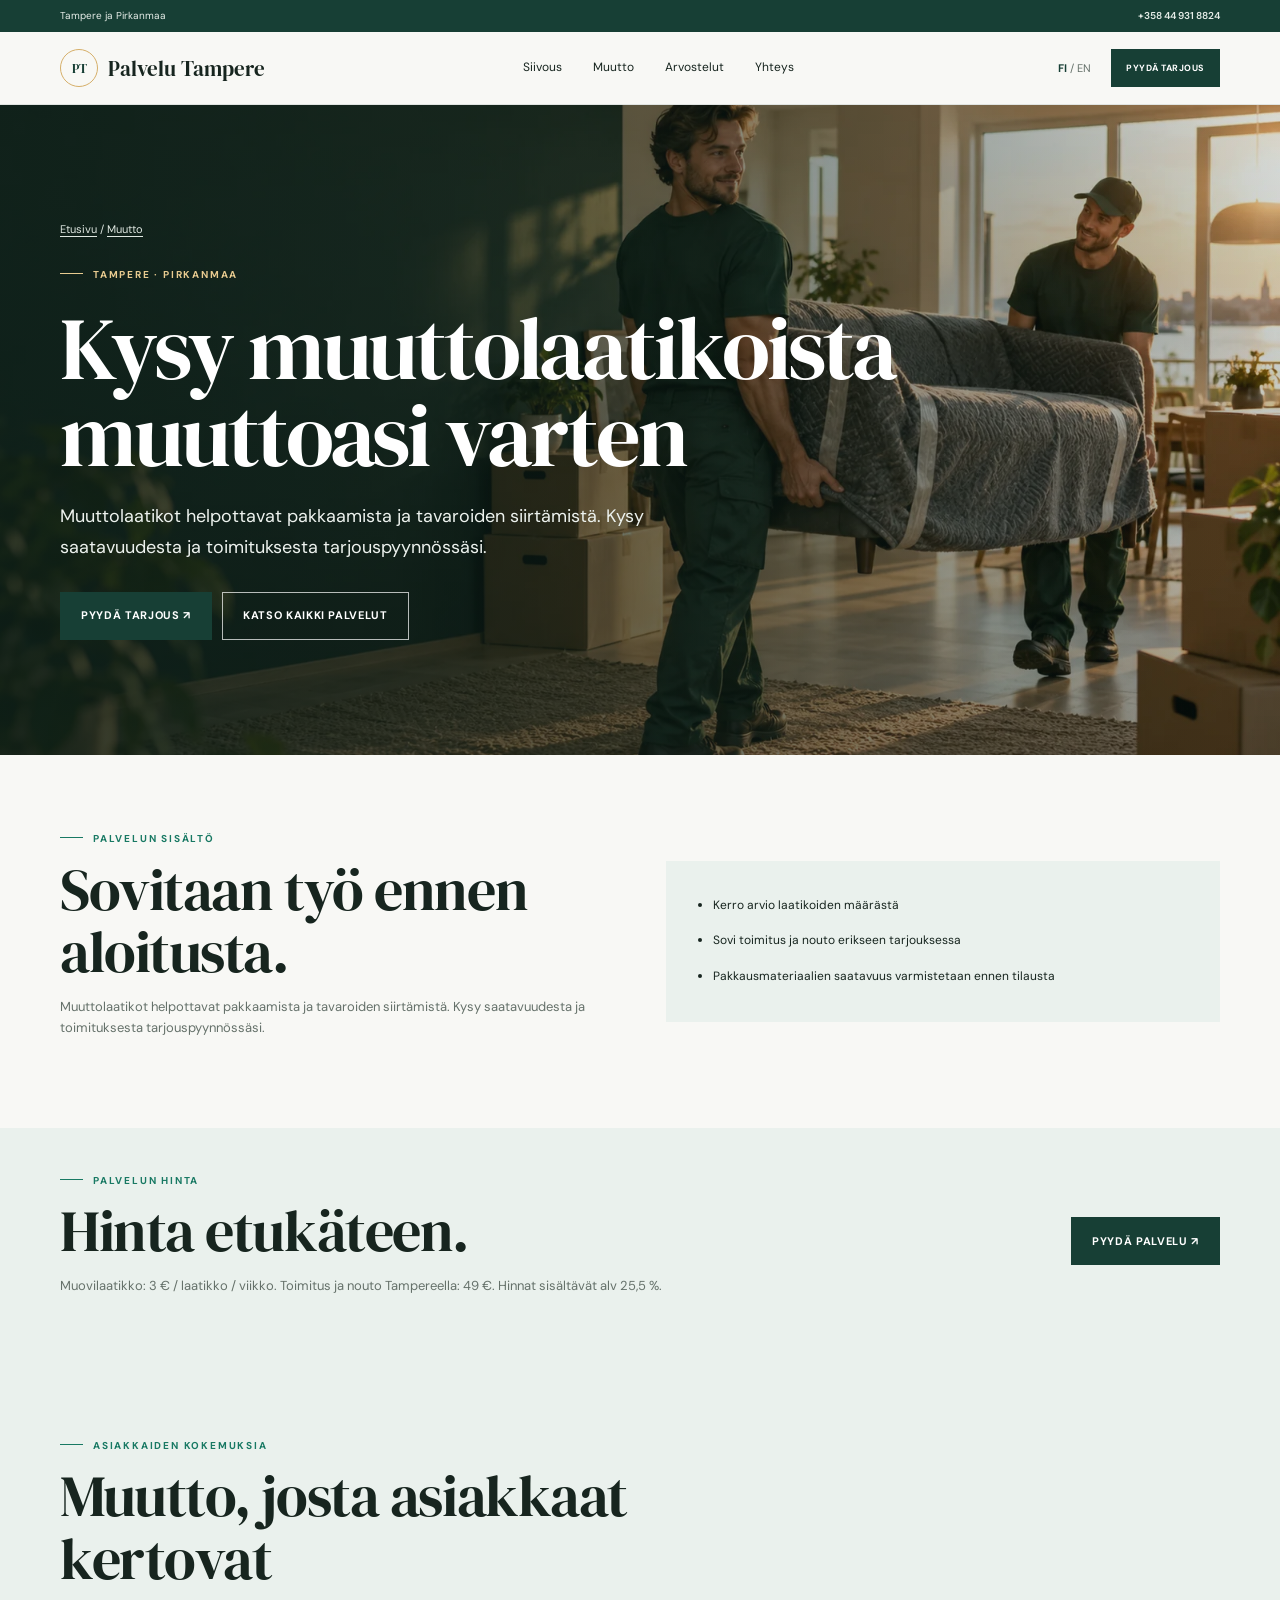
<file: muuttolaatikot-tampere/index.html>
<!doctype html><html lang="fi"><head><meta charset="utf-8"><meta name="viewport" content="width=device-width,initial-scale=1"><title>Muuttolaatikot Tampereella | Palvelu Tampere</title><meta name="description" content="Muuttolaatikot helpottavat pakkaamista ja tavaroiden siirtämistä. Kysy saatavuudesta ja toimituksesta tarjouspyynnössäsi."><link rel="canonical" href="https://palvelutampere.fi/muuttolaatikot-tampere/"><meta property="og:title" content="Muuttolaatikot Tampereella | Palvelu Tampere"><meta property="og:description" content="Muuttolaatikot helpottavat pakkaamista ja tavaroiden siirtämistä. Kysy saatavuudesta ja toimituksesta tarjouspyynnössäsi."><meta property="og:type" content="website"><meta name="theme-color" content="#163f35"><link rel="stylesheet" href="../styles.css"><script type="text/javascript">
    (function(c,l,a,r,i,t,y){
        c[a]=c[a]||function(){(c[a].q=c[a].q||[]).push(arguments)};
        t=l.createElement(r);t.async=1;t.src="https://www.clarity.ms/tag/"+i;
        y=l.getElementsByTagName(r)[0];y.parentNode.insertBefore(t,y);
    })(window, document, "clarity", "script", "z696t964r8");
</script>
<script async src="https://www.googletagmanager.com/gtag/js?id=G-45RFTEKZB6"></script>
<script>window.dataLayer=window.dataLayer||[];function gtag(){dataLayer.push(arguments)}gtag('js',new Date());gtag('config','G-45RFTEKZB6');</script><script type="application/ld+json">[{"@context":"https://schema.org","@type":"Service","name":"Muuttolaatikot Tampereella","serviceType":"Muuttolaatikot Tampereella","provider":{"@type":"LocalBusiness","name":"Palvelu Tampere","telephone":"+358449318824"},"areaServed":[{"@type":"City","name":"Tampere"},{"@type":"AdministrativeArea","name":"Pirkanmaa"}],"url":"https://palvelutampere.fi/muuttolaatikot-tampere/"},{"@context":"https://schema.org","@type":"FAQPage","mainEntity":[{"@type":"Question","name":"Paljonko muutto Tampereella maksaa?","acceptedAnswer":{"@type":"Answer","text":"Hinta riippuu asunnon koosta, tavaramäärästä, osoitteista ja työn kestosta. Sivulla näkyvät kokoarviot auttavat suunnittelussa; vahvistamme hinnan ennen varausta."}},{"@type":"Question","name":"Tuleeko viikonlopusta tai kuunvaihteesta lisämaksu?","acceptedAnswer":{"@type":"Answer","text":"Ei erillistä viikonloppu- tai kuunvaihdelisää. Päivä varataan alustavasti ennen vahvistusta."}}]}]</script><meta name="robots" content="index,follow,max-image-preview:large"><link rel="alternate" type="text/plain" href="https://palvelutampere.fi/llms.txt" title="AI-readable site and service information"></head><body><div class="utility"><div class="wrap utility-inner"><span data-fi="Tampere ja Pirkanmaa" data-en="Tampere and Pirkanmaa">Tampere ja Pirkanmaa</span><a href="tel:+358449318824">+358 44 931 8824</a></div></div><header class="site-header"><div class="wrap header-inner"><a class="brand" href="../"><span class="brand-symbol" aria-hidden="true">PT</span><span>Palvelu Tampere</span></a><nav class="navlinks" id="nav"><a href="../siivouspalvelut-tampere/" data-fi="Siivous" data-en="Cleaning">Siivous</a><a href="../muuttopalvelu-tampere/" data-fi="Muutto" data-en="Moving">Muutto</a><a href="#arvostelut" data-fi="Arvostelut" data-en="Reviews">Arvostelut</a><a href="#yhteys" data-fi="Yhteys" data-en="Contact">Yhteys</a></nav><div class="header-actions"><button class="lang" id="lang" type="button" aria-label="Vaihda kieli"><span class="active">FI</span> / <span>EN</span></button><a class="button button-small" href="#yhteys" data-fi="Pyydä tarjous" data-en="Get a quote">Pyydä tarjous</a><button class="menu" id="menu" type="button" aria-label="Avaa valikko">☰</button></div></div></header><main><section class="page-hero"><video class="background-video" autoplay muted loop playsinline preload="metadata" poster="../assets/moving-hero.webp" aria-hidden="true"><source src="https://videos.pexels.com/video-files/4554450/4554450-uhd_4096_2160_25fps.mp4" type="video/mp4"></video><div class="home-hero-shade"></div><div class="wrap hero-content"><div class="crumbs"><a href="../" data-fi="Etusivu" data-en="Home">Etusivu</a> / <a href="../muuttopalvelu-tampere/" data-fi="Muutto" data-en="Moving">Muutto</a></div><p class="eyebrow light">Tampere · Pirkanmaa</p><h1 data-fi="Kysy muuttolaatikoista muuttoasi varten" data-en="Ask about boxes for your move">Kysy muuttolaatikoista muuttoasi varten</h1><p data-fi="Muuttolaatikot helpottavat pakkaamista ja tavaroiden siirtämistä. Kysy saatavuudesta ja toimituksesta tarjouspyynnössäsi." data-en="Moving boxes can make packing and carrying easier. Ask about availability and delivery when requesting a quote.">Muuttolaatikot helpottavat pakkaamista ja tavaroiden siirtämistä. Kysy saatavuudesta ja toimituksesta tarjouspyynnössäsi.</p><div class="hero-actions"><a class="button" href="#yhteys" data-fi="Pyydä tarjous ↗" data-en="Get a quote ↗">Pyydä tarjous ↗</a><a class="button button-outline" href="../muuttopalvelu-tampere/" data-fi="Katso kaikki palvelut" data-en="All services">Katso kaikki palvelut</a></div></div></section><section class="detail-section"><div class="wrap detail-grid"><div><p class="eyebrow" data-fi="Palvelun sisältö" data-en="What is included">Palvelun sisältö</p><h2 data-fi="Sovitaan työ ennen aloitusta." data-en="Agree the scope before work begins.">Sovitaan työ ennen aloitusta.</h2><p data-fi="Muuttolaatikot helpottavat pakkaamista ja tavaroiden siirtämistä. Kysy saatavuudesta ja toimituksesta tarjouspyynnössäsi." data-en="Moving boxes can make packing and carrying easier. Ask about availability and delivery when requesting a quote.">Muuttolaatikot helpottavat pakkaamista ja tavaroiden siirtämistä. Kysy saatavuudesta ja toimituksesta tarjouspyynnössäsi.</p></div><div class="detail-panel"><ul data-list-fi="Kerro arvio laatikoiden määrästä|Sovi toimitus ja nouto erikseen tarjouksessa|Pakkausmateriaalien saatavuus varmistetaan ennen tilausta" data-list-en="Share an estimate of the number of boxes|Agree delivery and collection in the quote|Availability of packing materials is confirmed before order"><li>Kerro arvio laatikoiden määrästä</li><li>Sovi toimitus ja nouto erikseen tarjouksessa</li><li>Pakkausmateriaalien saatavuus varmistetaan ennen tilausta</li></ul></div></div></section><section class="price-single"><div class="wrap price-single-inner"><div><p class="eyebrow" data-fi="Palvelun hinta" data-en="Service price">Palvelun hinta</p><h2 data-fi="Hinta etukäteen." data-en="Know the price upfront.">Hinta etukäteen.</h2><p data-fi="Muovilaatikko: 3 € / laatikko / viikko. Toimitus ja nouto Tampereella: 49 €. Hinnat sisältävät alv 25,5 %." data-en="Plastic moving box: €3 per box per week. Delivery and collection in Tampere: €49. Prices include 25.5% VAT.">Muovilaatikko: 3 € / laatikko / viikko. Toimitus ja nouto Tampereella: 49 €. Hinnat sisältävät alv 25,5 %.</p></div><a class="button" href="#yhteys" data-fi="Pyydä palvelu ↗" data-en="Book this service ↗">Pyydä palvelu ↗</a></div></section><section class="reviews-section" id="arvostelut"><div class="wrap"><div class="section-heading"><p class="eyebrow" data-fi="Asiakkaiden kokemuksia" data-en="Customer feedback">Asiakkaiden kokemuksia</p><h2 data-fi="Muutto, josta asiakkaat kertovat" data-en="Moving, in customers’ words">Muutto, josta asiakkaat kertovat</h2></div><div class="review-carousel" data-review-carousel><div class="review-track"><!-- Kopioi tai poista yksittäisiä article.review-slide-osioita arvostelujen päivittämiseksi. --
<article class="review-slide"><figure><img src="../assets/moving-team.webp" alt="" loading="lazy"><figcaption data-fi="Kuvituskuva palvelusta" data-en="Illustrative service photo">Kuvituskuva palvelusta</figcaption></figure><div class="review-slide-copy"><div class="review-meta"><span class="google-mark">G</span><span data-fi="Google-arvostelu · muuttopalvelu" data-en="Google review · moving service">Google-arvostelu · muuttopalvelu</span><span class="stars" aria-label="5 tähteä">★★★★★</span></div><blockquote data-fi="“Edullinen ja mukava muuttopalvelu. Nopea ja tehokas.”" data-en="“Affordable and convenient moving service. Fast and efficient.”">“Edullinen ja mukava muuttopalvelu. Nopea ja tehokas.”</blockquote><p data-fi="Kotimuutto · Tampere" data-en="Home move · Tampere">Kotimuutto · Tampere</p></div></article><article class="review-slide"><figure><img src="../assets/moving-boxes.webp" alt="" loading="lazy"><figcaption data-fi="Kuvituskuva palvelusta" data-en="Illustrative service photo">Kuvituskuva palvelusta</figcaption></figure><div class="review-slide-copy"><div class="review-meta"><span class="review-badge" data-fi="Asiakaspalaute" data-en="Customer feedback">Asiakaspalaute</span><span data-fi="Asiakaspalaute · muutto Ylöjärvellä" data-en="Customer feedback · move in Ylöjärvi">Asiakaspalaute · muutto Ylöjärvellä</span><span class="stars" aria-label="5 tähteä">★★★★★</span></div><blockquote data-fi="“He auttoivat muutossani lyhyellä varoitusajalla. Kaikki järjestyi ammattimaisesti, työ sujui nopeasti ja sain paljon tukea.”" data-en="“They helped with my move at short notice. Everything was arranged professionally, the work was quick and I received great support.”">“He auttoivat muutossani lyhyellä varoitusajalla. Kaikki järjestyi ammattimaisesti, työ sujui nopeasti ja sain paljon tukea.”</blockquote><p data-fi="Muutto · Ylöjärvi" data-en="Move · Ylöjärvi">Muutto · Ylöjärvi</p></div></article>
</div><div class="carousel-controls"><button class="carousel-arrow" type="button" data-carousel-prev aria-label="Edellinen arvostelu">←</button><div class="carousel-dots" aria-label="Arvostelut"></div><button class="carousel-arrow" type="button" data-carousel-next aria-label="Seuraava arvostelu">→</button></div></div></div></section><section class="faq-section"><div class="wrap faq-layout"><div><p class="eyebrow" data-fi="Usein kysyttyä" data-en="Common questions">Usein kysyttyä</p><h2 data-fi="Hyvä tietää ennen varausta." data-en="Good to know before booking.">Hyvä tietää ennen varausta.</h2></div><div><details><summary data-fi="Paljonko muutto Tampereella maksaa?" data-en="How much does a move in Tampere cost?">Paljonko muutto Tampereella maksaa?</summary><p data-fi="Hinta riippuu asunnon koosta, tavaramäärästä, osoitteista ja työn kestosta. Sivulla näkyvät kokoarviot auttavat suunnittelussa; vahvistamme hinnan ennen varausta." data-en="The price depends on home size, volume, addresses and time. The estimates on this page help with planning; we confirm the price before booking.">Hinta riippuu asunnon koosta, tavaramäärästä, osoitteista ja työn kestosta. Sivulla näkyvät kokoarviot auttavat suunnittelussa; vahvistamme hinnan ennen varausta.</p></details><details><summary data-fi="Tuleeko viikonlopusta tai kuunvaihteesta lisämaksu?" data-en="Is there a weekend or month-end surcharge?">Tuleeko viikonlopusta tai kuunvaihteesta lisämaksu?</summary><p data-fi="Ei erillistä viikonloppu- tai kuunvaihdelisää. Päivä varataan alustavasti ennen vahvistusta." data-en="There is no separate weekend or month-end surcharge. Dates are held tentatively before confirmation.">Ei erillistä viikonloppu- tai kuunvaihdelisää. Päivä varataan alustavasti ennen vahvistusta.</p></details></div></div></section><section class="contact-section" id="yhteys"><div class="wrap contact-layout"><div><p class="eyebrow" data-fi="Seuraava askel" data-en="Next step">Seuraava askel</p><h2 data-fi="Kerro kohteesta. Saat selkeän tarjouksen." data-en="Tell us about the job. Get a clear quote.">Kerro kohteesta. Saat selkeän tarjouksen.</h2><p data-fi="Aloita varauspyyntö helpoilla valinnoilla. Soitamme pian ja vahvistamme yksityiskohdat." data-en="Start a booking request with a few simple choices. We will call soon to confirm the details.">Aloita varauspyyntö helpoilla valinnoilla. Soitamme pian ja vahvistamme yksityiskohdat.</p><a class="contact-phone" href="tel:+358449318824">+358 44 931 8824 ↗</a><p class="legal-note">Y-tunnus 3549202-5</p></div><form class="quote-form" data-service="moving"><label><span data-fi="Nimi" data-en="Name">Nimi</span><input name="name" autocomplete="name" required></label><label><span data-fi="Puhelin tai sähköposti" data-en="Phone or email">Puhelin tai sähköposti</span><input name="contact" autocomplete="tel" required></label><label><span data-fi="Palvelu" data-en="Service">Palvelu</span><select name="service"><option data-fi="Kotimuutto" data-en="Home move">Kotimuutto</option><option data-fi="Yritysmuutto" data-en="Business move">Yritysmuutto</option><option data-fi="Muuttoapu" data-en="Moving help">Muuttoapu</option><option data-fi="Huonekalukuljetus" data-en="Furniture transport">Huonekalukuljetus</option><option data-fi="Muuttolaatikot" data-en="Moving boxes">Muuttolaatikot</option></select></label><label><span data-fi="Toivottu päivä" data-en="Preferred date">Toivottu päivä</span><input name="date" type="date"></label><label class="full"><span data-fi="Kohde ja lisätiedot" data-en="Property and details">Kohde ja lisätiedot</span><textarea name="details" rows="3"></textarea></label><button class="button full" type="submit"><span data-fi="Jatka WhatsAppiin" data-en="Continue to WhatsApp">Jatka WhatsAppiin</span> ↗</button><small class="full" data-fi="Lähettäminen avaa WhatsAppin. Tietoja ei tallenneta tällä sivulla." data-en="Submitting opens WhatsApp. This page does not store your details.">Lähettäminen avaa WhatsAppin. Tietoja ei tallenneta tällä sivulla.</small></form></div></section></main><footer class="site-footer"><div class="wrap footer-inner"><a class="brand brand-footer" href="../"><span class="brand-symbol" aria-hidden="true">PT</span><span>Palvelu Tampere</span></a><p data-fi="Muutto- ja siivouspalvelut Tampereella ja Pirkanmaalla." data-en="Moving and cleaning services in Tampere and Pirkanmaa.">Muutto- ja siivouspalvelut Tampereella ja Pirkanmaalla.</p><div class="footer-contact"><a href="tel:+358449318824">+358 44 931 8824</a><span>Y-tunnus 3549202-5</span></div><small>© 2026 Palvelu Tampere</small></div></footer><div class="floating-cta"><a href="tel:+358449318824" class="floating-call"><span aria-hidden="true">☎</span><span data-fi="Soita" data-en="Call">Soita</span></a><a href="#booking-modal" class="floating-book"><span data-fi="Varaa muutto" data-en="Book moving">Varaa muutto</span> ↗</a></div><div class="booking-modal" id="booking-modal"><a class="booking-backdrop" href="#yhteys" data-booking-close aria-label="Sulje varausikkuna"></a><section class="booking-dialog" role="dialog" aria-modal="true" aria-labelledby="booking-title"><a class="booking-close" href="#yhteys" data-booking-close aria-label="Sulje varausikkuna">×</a><div class="booking-progress"><span></span></div><div class="booking-content"><p class="eyebrow" data-fi="Varaus Tampereella" data-en="Booking in Tampere">Varaus Tampereella</p><h2 id="booking-title" data-fi="Varaa siivous tai muutto" data-en="Book cleaning or moving">Varaa siivous tai muutto</h2><p data-fi="Valitse palvelu ja kerro muutamalla helpolla valinnalla, mitä tarvitset. Soitamme ja vahvistamme varauksen." data-en="Choose a service and tell us what you need with a few easy choices. We will call to confirm your booking.">Valitse palvelu ja kerro muutamalla helpolla valinnalla, mitä tarvitset. Soitamme ja vahvistamme varauksen.</p><a class="button booking-primary" href="tel:+358449318824" data-fi="Soita +358 44 931 8824" data-en="Call +358 44 931 8824">Soita +358 44 931 8824</a></div></section></div><script src="../booking-config.js" defer></script><script src="../site.js" defer></script></body></html>
</file>
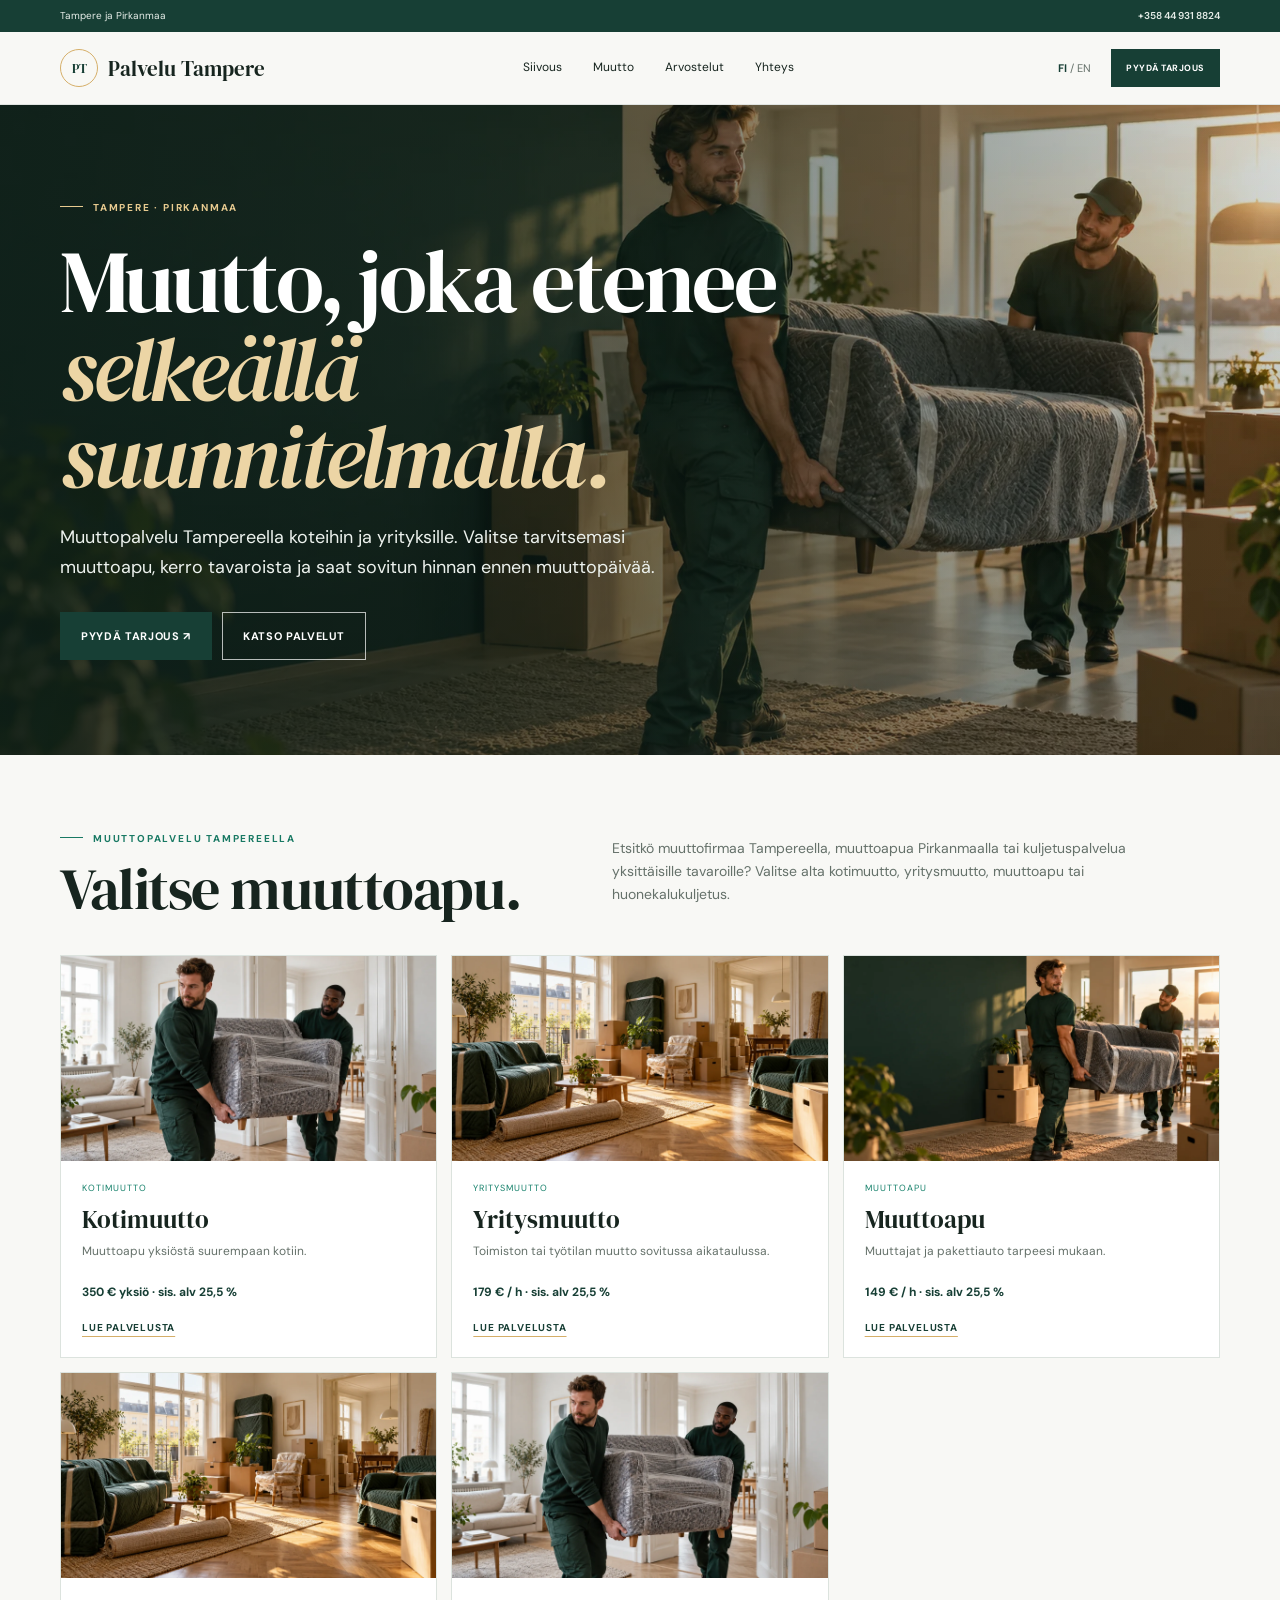
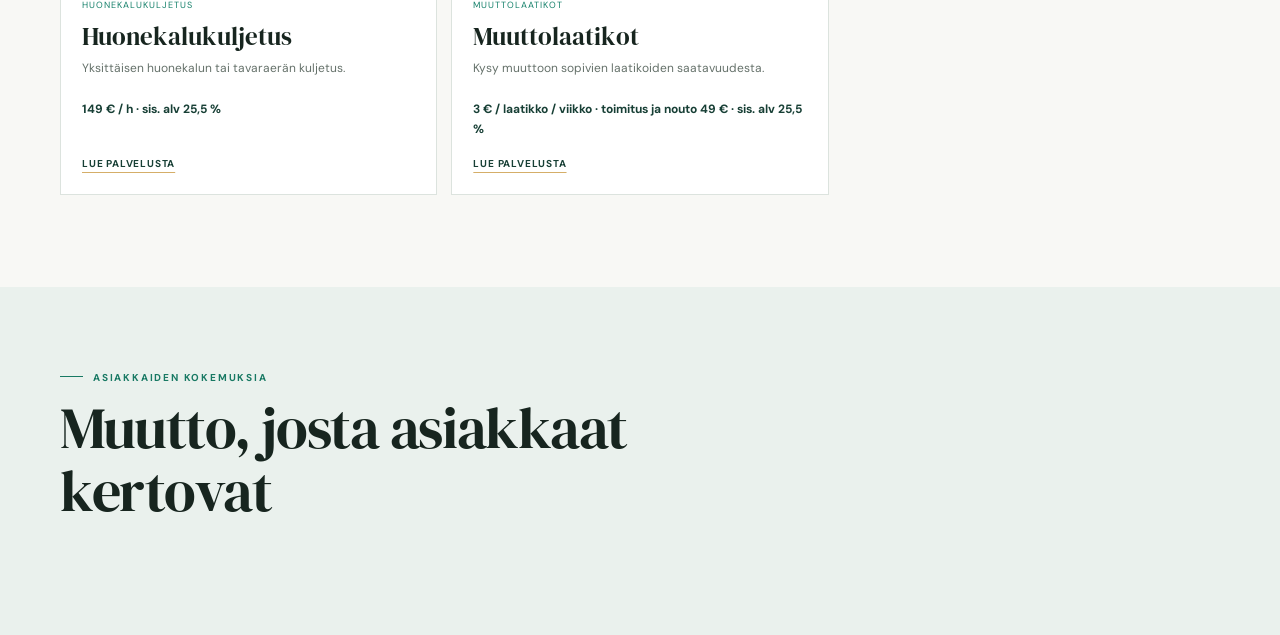
<file: muuttopalvelu-tampere/index.html>
<!doctype html><html lang="fi"><head><meta charset="utf-8"><meta name="viewport" content="width=device-width,initial-scale=1"><title>Muuttopalvelu Tampereella | Palvelu Tampere</title><meta name="description" content="Muuttopalvelu Tampereella koteihin ja yrityksille. Valitse tarvitsemasi muuttoapu, kerro tavaroista ja saat sovitun hinnan ennen muuttopäivää."><link rel="canonical" href="https://palvelutampere.fi/muuttopalvelu-tampere/"><meta property="og:title" content="Muuttopalvelu Tampereella | Palvelu Tampere"><meta property="og:description" content="Muuttopalvelu Tampereella koteihin ja yrityksille. Valitse tarvitsemasi muuttoapu, kerro tavaroista ja saat sovitun hinnan ennen muuttopäivää."><meta property="og:type" content="website"><meta name="theme-color" content="#163f35"><link rel="stylesheet" href="../styles.css"><script type="text/javascript">
    (function(c,l,a,r,i,t,y){
        c[a]=c[a]||function(){(c[a].q=c[a].q||[]).push(arguments)};
        t=l.createElement(r);t.async=1;t.src="https://www.clarity.ms/tag/"+i;
        y=l.getElementsByTagName(r)[0];y.parentNode.insertBefore(t,y);
    })(window, document, "clarity", "script", "z696t964r8");
</script>
<script async src="https://www.googletagmanager.com/gtag/js?id=G-45RFTEKZB6"></script>
<script>window.dataLayer=window.dataLayer||[];function gtag(){dataLayer.push(arguments)}gtag('js',new Date());gtag('config','G-45RFTEKZB6');</script><script type="application/ld+json">[{"@context":"https://schema.org","@type":"MovingCompany","name":"Palvelu Tampere","url":"https://palvelutampere.fi/muuttopalvelu-tampere/","telephone":"+358449318824","areaServed":[{"@type":"City","name":"Tampere"},{"@type":"AdministrativeArea","name":"Pirkanmaa"}],"serviceType":["Kotimuutto","Yritysmuutto","Muuttoapu","Huonekalukuljetus","Muuttolaatikot"]},{"@context":"https://schema.org","@type":"FAQPage","mainEntity":[{"@type":"Question","name":"Paljonko muutto Tampereella maksaa?","acceptedAnswer":{"@type":"Answer","text":"Tampereen sisäisen kotimuuton kiinteät hinnat ovat: yksiö 350 €, kaksio 800 €, kolmio 1 400 € ja neliö tai suurempi 2 500 €. Hinnat sisältävät alv 25,5 % ja koskevat valmiiksi pakattua, tavanomaista muuttoa."}},{"@type":"Question","name":"Tuleeko viikonlopusta tai kuunvaihteesta lisämaksu?","acceptedAnswer":{"@type":"Answer","text":"Ei erillistä viikonloppu- tai kuunvaihdelisää. Päivä varataan alustavasti ennen vahvistusta."}},{"@type":"Question","name":"Voinko tilata vain kuljetuksen?","acceptedAnswer":{"@type":"Answer","text":"Kerro tarjouspyynnössä kuljetettavat tavarat, nouto- ja toimitusosoite sekä toivottu ajankohta."}}]}]</script><meta name="robots" content="index,follow,max-image-preview:large"><link rel="alternate" type="text/plain" href="https://palvelutampere.fi/llms.txt" title="AI-readable site and service information"></head><body><div class="utility"><div class="wrap utility-inner"><span data-fi="Tampere ja Pirkanmaa" data-en="Tampere and Pirkanmaa">Tampere ja Pirkanmaa</span><a href="tel:+358449318824">+358 44 931 8824</a></div></div><header class="site-header"><div class="wrap header-inner"><a class="brand" href="../"><span class="brand-symbol" aria-hidden="true">PT</span><span>Palvelu Tampere</span></a><nav class="navlinks" id="nav"><a href="../siivouspalvelut-tampere/" data-fi="Siivous" data-en="Cleaning">Siivous</a><a href="../muuttopalvelu-tampere/" data-fi="Muutto" data-en="Moving">Muutto</a><a href="#arvostelut" data-fi="Arvostelut" data-en="Reviews">Arvostelut</a><a href="#yhteys" data-fi="Yhteys" data-en="Contact">Yhteys</a></nav><div class="header-actions"><button class="lang" id="lang" type="button" aria-label="Vaihda kieli"><span class="active">FI</span> / <span>EN</span></button><a class="button button-small" href="#yhteys" data-fi="Pyydä tarjous" data-en="Get a quote">Pyydä tarjous</a><button class="menu" id="menu" type="button" aria-label="Avaa valikko">☰</button></div></div></header><main><section class="page-hero"><video class="background-video" autoplay muted loop playsinline preload="metadata" poster="../assets/moving-hero.webp" aria-hidden="true"><source src="https://videos.pexels.com/video-files/4554450/4554450-uhd_4096_2160_25fps.mp4" type="video/mp4"></video><div class="home-hero-shade"></div><div class="wrap hero-content"><p class="eyebrow light" data-fi="Tampere · Pirkanmaa" data-en="Tampere · Pirkanmaa">Tampere · Pirkanmaa</p><h1 data-fi="Muutto, joka etenee <em>selkeällä suunnitelmalla.</em>" data-en="A move with <em>a clear plan.</em>">Muutto, joka etenee <em>selkeällä suunnitelmalla.</em></h1><p data-fi="Muuttopalvelu Tampereella koteihin ja yrityksille. Valitse tarvitsemasi muuttoapu, kerro tavaroista ja saat sovitun hinnan ennen muuttopäivää." data-en="Moving services in Tampere for homes and businesses. Choose the help you need, tell us what is moving and receive an agreed price before moving day.">Muuttopalvelu Tampereella koteihin ja yrityksille. Valitse tarvitsemasi muuttoapu, kerro tavaroista ja saat sovitun hinnan ennen muuttopäivää.</p><div class="hero-actions"><a class="button" href="#yhteys" data-fi="Pyydä tarjous ↗" data-en="Get a quote ↗">Pyydä tarjous ↗</a><a class="button button-outline" href="#palvelut" data-fi="Katso palvelut" data-en="Explore services">Katso palvelut</a></div></div></section><section class="hub-intro"><div class="wrap hub-intro-grid"><div><p class="eyebrow" data-fi="Muuttopalvelu Tampereella" data-en="Moving services in Tampere">Muuttopalvelu Tampereella</p><h2 data-fi="Valitse muuttoapu." data-en="Choose moving help.">Valitse muuttoapu.</h2></div><p data-fi="Etsitkö muuttofirmaa Tampereella, muuttoapua Pirkanmaalla tai kuljetuspalvelua yksittäisille tavaroille? Valitse alta kotimuutto, yritysmuutto, muuttoapu tai huonekalukuljetus." data-en="Looking for a moving company in Tampere, moving help in Pirkanmaa or transport for a few items? Choose a home move, business move, moving help or furniture transport below.">Etsitkö muuttofirmaa Tampereella, muuttoapua Pirkanmaalla tai kuljetuspalvelua yksittäisille tavaroille? Valitse alta kotimuutto, yritysmuutto, muuttoapu tai huonekalukuljetus.</p></div><div class="wrap service-grid"><a class="service-card" href="../kotimuutto-tampere/"><img src="../assets/moving-team.webp" alt="" loading="lazy"><div><span class="service-card-kicker">Kotimuutto</span><h3 data-fi="Kotimuutto" data-en="Home moving">Kotimuutto</h3><p data-fi="Muuttoapu yksiöstä suurempaan kotiin." data-en="Moving help for flats and larger homes.">Muuttoapu yksiöstä suurempaan kotiin.</p><p class="service-price">350 € yksiö · sis. alv 25,5 %</p><span class="card-link" data-fi="Lue palvelusta" data-en="Explore service">Lue palvelusta</span></div></a><a class="service-card" href="../yritysmuutto-tampere/"><img src="../assets/moving-boxes.webp" alt="" loading="lazy"><div><span class="service-card-kicker">Yritysmuutto</span><h3 data-fi="Yritysmuutto" data-en="Business moving">Yritysmuutto</h3><p data-fi="Toimiston tai työtilan muutto sovitussa aikataulussa." data-en="Office or workspace moves on an agreed schedule.">Toimiston tai työtilan muutto sovitussa aikataulussa.</p><p class="service-price">179 € / h · sis. alv 25,5 %</p><span class="card-link" data-fi="Lue palvelusta" data-en="Explore service">Lue palvelusta</span></div></a><a class="service-card" href="../muuttoapu-tampere/"><img src="../assets/moving-hero.webp" alt="" loading="lazy"><div><span class="service-card-kicker">Muuttoapu</span><h3 data-fi="Muuttoapu" data-en="Moving help">Muuttoapu</h3><p data-fi="Muuttajat ja pakettiauto tarpeesi mukaan." data-en="Movers and a van sized to your needs.">Muuttajat ja pakettiauto tarpeesi mukaan.</p><p class="service-price">149 € / h · sis. alv 25,5 %</p><span class="card-link" data-fi="Lue palvelusta" data-en="Explore service">Lue palvelusta</span></div></a><a class="service-card" href="../huonekalukuljetus-tampere/"><img src="../assets/moving-boxes.webp" alt="" loading="lazy"><div><span class="service-card-kicker">Huonekalukuljetus</span><h3 data-fi="Huonekalukuljetus" data-en="Furniture transport">Huonekalukuljetus</h3><p data-fi="Yksittäisen huonekalun tai tavaraerän kuljetus." data-en="Transport for individual furniture or a small load.">Yksittäisen huonekalun tai tavaraerän kuljetus.</p><p class="service-price">149 € / h · sis. alv 25,5 %</p><span class="card-link" data-fi="Lue palvelusta" data-en="Explore service">Lue palvelusta</span></div></a><a class="service-card" href="../muuttolaatikot-tampere/"><img src="../assets/moving-team.webp" alt="" loading="lazy"><div><span class="service-card-kicker">Muuttolaatikot</span><h3 data-fi="Muuttolaatikot" data-en="Moving boxes">Muuttolaatikot</h3><p data-fi="Kysy muuttoon sopivien laatikoiden saatavuudesta." data-en="Ask about availability of boxes for your move.">Kysy muuttoon sopivien laatikoiden saatavuudesta.</p><p class="service-price">3 € / laatikko / viikko · toimitus ja nouto 49 € · sis. alv 25,5 %</p><span class="card-link" data-fi="Lue palvelusta" data-en="Explore service">Lue palvelusta</span></div></a></div></section><section class="reviews-section" id="arvostelut"><div class="wrap"><div class="section-heading"><p class="eyebrow" data-fi="Asiakkaiden kokemuksia" data-en="Customer feedback">Asiakkaiden kokemuksia</p><h2 data-fi="Muutto, josta asiakkaat kertovat" data-en="Moving, in customers’ words">Muutto, josta asiakkaat kertovat</h2></div><div class="review-carousel" data-review-carousel><div class="review-track"><!-- Kopioi tai poista yksittäisiä article.review-slide-osioita arvostelujen päivittämiseksi. --
<article class="review-slide"><figure><img src="../assets/moving-team.webp" alt="" loading="lazy"><figcaption data-fi="Kuvituskuva palvelusta" data-en="Illustrative service photo">Kuvituskuva palvelusta</figcaption></figure><div class="review-slide-copy"><div class="review-meta"><span class="google-mark">G</span><span data-fi="Google-arvostelu · muuttopalvelu" data-en="Google review · moving service">Google-arvostelu · muuttopalvelu</span><span class="stars" aria-label="5 tähteä">★★★★★</span></div><blockquote data-fi="“Edullinen ja mukava muuttopalvelu. Nopea ja tehokas.”" data-en="“Affordable and convenient moving service. Fast and efficient.”">“Edullinen ja mukava muuttopalvelu. Nopea ja tehokas.”</blockquote><p data-fi="Kotimuutto · Tampere" data-en="Home move · Tampere">Kotimuutto · Tampere</p></div></article><article class="review-slide"><figure><img src="../assets/moving-boxes.webp" alt="" loading="lazy"><figcaption data-fi="Kuvituskuva palvelusta" data-en="Illustrative service photo">Kuvituskuva palvelusta</figcaption></figure><div class="review-slide-copy"><div class="review-meta"><span class="review-badge" data-fi="Asiakaspalaute" data-en="Customer feedback">Asiakaspalaute</span><span data-fi="Asiakaspalaute · muutto Ylöjärvellä" data-en="Customer feedback · move in Ylöjärvi">Asiakaspalaute · muutto Ylöjärvellä</span><span class="stars" aria-label="5 tähteä">★★★★★</span></div><blockquote data-fi="“He auttoivat muutossani lyhyellä varoitusajalla. Kaikki järjestyi ammattimaisesti, työ sujui nopeasti ja sain paljon tukea.”" data-en="“They helped with my move at short notice. Everything was arranged professionally, the work was quick and I received great support.”">“He auttoivat muutossani lyhyellä varoitusajalla. Kaikki järjestyi ammattimaisesti, työ sujui nopeasti ja sain paljon tukea.”</blockquote><p data-fi="Muutto · Ylöjärvi" data-en="Move · Ylöjärvi">Muutto · Ylöjärvi</p></div></article>
</div><div class="carousel-controls"><button class="carousel-arrow" type="button" data-carousel-prev aria-label="Edellinen arvostelu">←</button><div class="carousel-dots" aria-label="Arvostelut"></div><button class="carousel-arrow" type="button" data-carousel-next aria-label="Seuraava arvostelu">→</button></div></div></div></section><section class="price-section" id="hinnat"><div class="wrap"><div class="section-heading"><p class="eyebrow" data-fi="Muuttopalvelun hinnat" data-en="Moving service prices">Muuttopalvelun hinnat</p><h2 data-fi="Kiinteä kotimuuton hinta koon mukaan." data-en="A fixed home-move price by size.">Kiinteä kotimuuton hinta koon mukaan.</h2><p data-fi="Kaikki hinnat sisältävät 25,5 % arvonlisäveron. Kiinteät hinnat koskevat tavanomaista Tampereen sisäistä muuttoa, kun tavarat on pakattu valmiiksi." data-en="All prices include 25.5% VAT. Fixed prices apply to a standard move within Tampere when belongings are packed and ready.">Kaikki hinnat sisältävät 25,5 % arvonlisäveron. Kiinteät hinnat koskevat tavanomaista Tampereen sisäistä muuttoa, kun tavarat on pakattu valmiiksi.</p></div><div class="price-grid"><article class="price-card"><span data-fi="Kotimuutto" data-en="Home move">Kotimuutto</span><h3 data-fi="Yksiö" data-en="Studio">Yksiö</h3><strong>350 €</strong><small data-fi="Kiinteä hinta · sis. alv 25,5 %." data-en="Fixed price · incl. 25.5% VAT.">Kiinteä hinta · sis. alv 25,5 %.</small><a class="card-link" href="../kotimuutto-tampere/" data-fi="Varaa palvelu ↗" data-en="Book service ↗">Varaa palvelu ↗</a></article><article class="price-card"><span data-fi="Kotimuutto" data-en="Home move">Kotimuutto</span><h3 data-fi="Kaksio" data-en="2 rooms">Kaksio</h3><strong>800 €</strong><small data-fi="Kiinteä hinta · sis. alv 25,5 %." data-en="Fixed price · incl. 25.5% VAT.">Kiinteä hinta · sis. alv 25,5 %.</small><a class="card-link" href="../kotimuutto-tampere/" data-fi="Varaa palvelu ↗" data-en="Book service ↗">Varaa palvelu ↗</a></article><article class="price-card"><span data-fi="Kotimuutto" data-en="Home move">Kotimuutto</span><h3 data-fi="Kolmio" data-en="3 rooms">Kolmio</h3><strong>1 400 €</strong><small data-fi="Kiinteä hinta · sis. alv 25,5 %." data-en="Fixed price · incl. 25.5% VAT.">Kiinteä hinta · sis. alv 25,5 %.</small><a class="card-link" href="../kotimuutto-tampere/" data-fi="Varaa palvelu ↗" data-en="Book service ↗">Varaa palvelu ↗</a></article><article class="price-card"><span data-fi="Kotimuutto" data-en="Home move">Kotimuutto</span><h3 data-fi="Neliö ja suuremmat" data-en="4+ rooms">Neliö ja suuremmat</h3><strong>2 500 €</strong><small data-fi="Kiinteä hinta · sis. alv 25,5 %." data-en="Fixed price · incl. 25.5% VAT.">Kiinteä hinta · sis. alv 25,5 %.</small><a class="card-link" href="../kotimuutto-tampere/" data-fi="Varaa palvelu ↗" data-en="Book service ↗">Varaa palvelu ↗</a></article><article class="price-card"><span data-fi="Muuttoapu" data-en="Moving help">Muuttoapu</span><h3 data-fi="Kaksi muuttajaa + koppiauto" data-en="Two movers + van">Kaksi muuttajaa + koppiauto</h3><strong>149 € / h</strong><small data-fi="Sisältää alv 25,5 %." data-en="Includes 25.5% VAT.">Sisältää alv 25,5 %.</small><a class="card-link" href="../muuttoapu-tampere/" data-fi="Varaa palvelu ↗" data-en="Book service ↗">Varaa palvelu ↗</a></article><article class="price-card"><span data-fi="Yrityksille" data-en="For businesses">Yrityksille</span><h3 data-fi="Kolme muuttajaa + koppiauto" data-en="Three movers + van">Kolme muuttajaa + koppiauto</h3><strong>179 € / h</strong><small data-fi="Sisältää alv 25,5 %." data-en="Includes 25.5% VAT.">Sisältää alv 25,5 %.</small><a class="card-link" href="../yritysmuutto-tampere/" data-fi="Varaa palvelu ↗" data-en="Book service ↗">Varaa palvelu ↗</a></article><article class="price-card"><span data-fi="Kuljetus" data-en="Transport">Kuljetus</span><h3 data-fi="Huonekalukuljetus · 2 muuttajaa + auto" data-en="Furniture transport · 2 movers + van">Huonekalukuljetus · 2 muuttajaa + auto</h3><strong>149 € / h</strong><small data-fi="Sisältää alv 25,5 %." data-en="Includes 25.5% VAT.">Sisältää alv 25,5 %.</small><a class="card-link" href="../huonekalukuljetus-tampere/" data-fi="Varaa palvelu ↗" data-en="Book service ↗">Varaa palvelu ↗</a></article><article class="price-card"><span data-fi="Lisäpalvelu" data-en="Extra service">Lisäpalvelu</span><h3 data-fi="Muuttolaatikko" data-en="Moving box">Muuttolaatikko</h3><strong>3 € / laatikko / viikko · toimitus ja nouto 49 € · sis. alv 25,5 %</strong><small data-fi="Toimitus ja nouto Tampereella 49 €. Hinnat sis. alv 25,5 %." data-en="Delivery and collection in Tampere €49. Prices incl. 25.5% VAT.">Toimitus ja nouto Tampereella 49 €. Hinnat sis. alv 25,5 %.</small><a class="card-link" href="../muuttolaatikot-tampere/" data-fi="Varaa palvelu ↗" data-en="Book service ↗">Varaa palvelu ↗</a></article></div><p class="fine-print" data-fi="Kiinteä kotimuuton paketti sisältää tavanomaisen lastauksen, kuljetuksen ja sisäänkannon Tampereella. Tavaroiden pakkaus, erikoisesineet ja muutto Tampereen ulkopuolelle sovitaan erikseen ennen varausta. Ei viikonloppu- tai kuunvaihdelisää; päivä varataan ensin alustavasti." data-en="The fixed home-move package covers standard loading, transport and carrying in Tampere. Packing, special items and moves outside Tampere are agreed separately before booking. No weekend or month-end surcharge; dates are held tentatively.">Kiinteä kotimuuton paketti sisältää tavanomaisen lastauksen, kuljetuksen ja sisäänkannon Tampereella. Tavaroiden pakkaus, erikoisesineet ja muutto Tampereen ulkopuolelle sovitaan erikseen ennen varausta. Ei viikonloppu- tai kuunvaihdelisää; päivä varataan ensin alustavasti.</p></div></section><section class="faq-section"><div class="wrap faq-layout"><div><p class="eyebrow" data-fi="Usein kysyttyä" data-en="Common questions">Usein kysyttyä</p><h2 data-fi="Hyvä tietää ennen varausta." data-en="Good to know before booking.">Hyvä tietää ennen varausta.</h2></div><div><details><summary data-fi="Paljonko muutto Tampereella maksaa?" data-en="How much does a move in Tampere cost?">Paljonko muutto Tampereella maksaa?</summary><p data-fi="Tampereen sisäisen kotimuuton kiinteät hinnat ovat: yksiö 350 €, kaksio 800 €, kolmio 1 400 € ja neliö tai suurempi 2 500 €. Hinnat sisältävät alv 25,5 % ja koskevat valmiiksi pakattua, tavanomaista muuttoa." data-en="Fixed prices for home moves within Tampere: studio €350, 2 rooms €800, 3 rooms €1,400, and 4+ rooms €2,500. Prices include 25.5% VAT and apply to a standard move with belongings packed and ready.">Tampereen sisäisen kotimuuton kiinteät hinnat ovat: yksiö 350 €, kaksio 800 €, kolmio 1 400 € ja neliö tai suurempi 2 500 €. Hinnat sisältävät alv 25,5 % ja koskevat valmiiksi pakattua, tavanomaista muuttoa.</p></details><details><summary data-fi="Tuleeko viikonlopusta tai kuunvaihteesta lisämaksu?" data-en="Is there a weekend or month-end surcharge?">Tuleeko viikonlopusta tai kuunvaihteesta lisämaksu?</summary><p data-fi="Ei erillistä viikonloppu- tai kuunvaihdelisää. Päivä varataan alustavasti ennen vahvistusta." data-en="There is no separate weekend or month-end surcharge. Dates are held tentatively before confirmation.">Ei erillistä viikonloppu- tai kuunvaihdelisää. Päivä varataan alustavasti ennen vahvistusta.</p></details><details><summary data-fi="Voinko tilata vain kuljetuksen?" data-en="Can I book transport only?">Voinko tilata vain kuljetuksen?</summary><p data-fi="Kerro tarjouspyynnössä kuljetettavat tavarat, nouto- ja toimitusosoite sekä toivottu ajankohta." data-en="Tell us what needs transporting, the collection and delivery addresses, and your preferred time.">Kerro tarjouspyynnössä kuljetettavat tavarat, nouto- ja toimitusosoite sekä toivottu ajankohta.</p></details></div></div></section><section class="case-section"><div class="wrap case-layout"><img src="../assets/moving-boxes.webp" alt="" loading="lazy"><div><p class="eyebrow" data-fi="Työnäyte · Tampere" data-en="Project example · Tampere">Työnäyte · Tampere</p><h2 data-fi="Kotimuutto Pirkanmaalla" data-en="A home move in Pirkanmaa">Kotimuutto Pirkanmaalla</h2><p data-fi="Muutto suunniteltiin tavaramäärän ja aikataulun mukaan, ja kodin tavarat kuljetettiin uuteen osoitteeseen." data-en="The move was planned around the volume and timing, and household belongings were transported to a new address.">Muutto suunniteltiin tavaramäärän ja aikataulun mukaan, ja kodin tavarat kuljetettiin uuteen osoitteeseen.</p><a class="text-link" href="#yhteys" data-fi="Kysy vastaavasta palvelusta ↗" data-en="Ask about a similar service ↗">Kysy vastaavasta palvelusta ↗</a></div></div></section><section class="contact-section" id="yhteys"><div class="wrap contact-layout"><div><p class="eyebrow" data-fi="Seuraava askel" data-en="Next step">Seuraava askel</p><h2 data-fi="Kerro kohteesta. Saat selkeän tarjouksen." data-en="Tell us about the job. Get a clear quote.">Kerro kohteesta. Saat selkeän tarjouksen.</h2><p data-fi="Aloita varauspyyntö helpoilla valinnoilla. Soitamme pian ja vahvistamme yksityiskohdat." data-en="Start a booking request with a few simple choices. We will call soon to confirm the details.">Aloita varauspyyntö helpoilla valinnoilla. Soitamme pian ja vahvistamme yksityiskohdat.</p><a class="contact-phone" href="tel:+358449318824">+358 44 931 8824 ↗</a><p class="legal-note">Y-tunnus 3549202-5</p></div><form class="quote-form" data-service="moving"><label><span data-fi="Nimi" data-en="Name">Nimi</span><input name="name" autocomplete="name" required></label><label><span data-fi="Puhelin tai sähköposti" data-en="Phone or email">Puhelin tai sähköposti</span><input name="contact" autocomplete="tel" required></label><label><span data-fi="Palvelu" data-en="Service">Palvelu</span><select name="service"><option data-fi="Kotimuutto" data-en="Home move">Kotimuutto</option><option data-fi="Yritysmuutto" data-en="Business move">Yritysmuutto</option><option data-fi="Muuttoapu" data-en="Moving help">Muuttoapu</option><option data-fi="Huonekalukuljetus" data-en="Furniture transport">Huonekalukuljetus</option><option data-fi="Muuttolaatikot" data-en="Moving boxes">Muuttolaatikot</option></select></label><label><span data-fi="Toivottu päivä" data-en="Preferred date">Toivottu päivä</span><input name="date" type="date"></label><label class="full"><span data-fi="Kohde ja lisätiedot" data-en="Property and details">Kohde ja lisätiedot</span><textarea name="details" rows="3"></textarea></label><button class="button full" type="submit"><span data-fi="Jatka WhatsAppiin" data-en="Continue to WhatsApp">Jatka WhatsAppiin</span> ↗</button><small class="full" data-fi="Lähettäminen avaa WhatsAppin. Tietoja ei tallenneta tällä sivulla." data-en="Submitting opens WhatsApp. This page does not store your details.">Lähettäminen avaa WhatsAppin. Tietoja ei tallenneta tällä sivulla.</small></form></div></section></main><footer class="site-footer"><div class="wrap footer-inner"><a class="brand brand-footer" href="../"><span class="brand-symbol" aria-hidden="true">PT</span><span>Palvelu Tampere</span></a><p data-fi="Muutto- ja siivouspalvelut Tampereella ja Pirkanmaalla." data-en="Moving and cleaning services in Tampere and Pirkanmaa.">Muutto- ja siivouspalvelut Tampereella ja Pirkanmaalla.</p><div class="footer-contact"><a href="tel:+358449318824">+358 44 931 8824</a><span>Y-tunnus 3549202-5</span></div><small>© 2026 Palvelu Tampere</small></div></footer><div class="floating-cta"><a href="tel:+358449318824" class="floating-call"><span aria-hidden="true">☎</span><span data-fi="Soita" data-en="Call">Soita</span></a><a href="#booking-modal" class="floating-book"><span data-fi="Varaa muutto" data-en="Book moving">Varaa muutto</span> ↗</a></div><div class="booking-modal" id="booking-modal"><a class="booking-backdrop" href="#yhteys" data-booking-close aria-label="Sulje varausikkuna"></a><section class="booking-dialog" role="dialog" aria-modal="true" aria-labelledby="booking-title"><a class="booking-close" href="#yhteys" data-booking-close aria-label="Sulje varausikkuna">×</a><div class="booking-progress"><span></span></div><div class="booking-content"><p class="eyebrow" data-fi="Varaus Tampereella" data-en="Booking in Tampere">Varaus Tampereella</p><h2 id="booking-title" data-fi="Varaa siivous tai muutto" data-en="Book cleaning or moving">Varaa siivous tai muutto</h2><p data-fi="Valitse palvelu ja kerro muutamalla helpolla valinnalla, mitä tarvitset. Soitamme ja vahvistamme varauksen." data-en="Choose a service and tell us what you need with a few easy choices. We will call to confirm your booking.">Valitse palvelu ja kerro muutamalla helpolla valinnalla, mitä tarvitset. Soitamme ja vahvistamme varauksen.</p><a class="button booking-primary" href="tel:+358449318824" data-fi="Soita +358 44 931 8824" data-en="Call +358 44 931 8824">Soita +358 44 931 8824</a></div></section></div><script src="../booking-config.js" defer></script><script src="../site.js" defer></script></body></html>
</file>
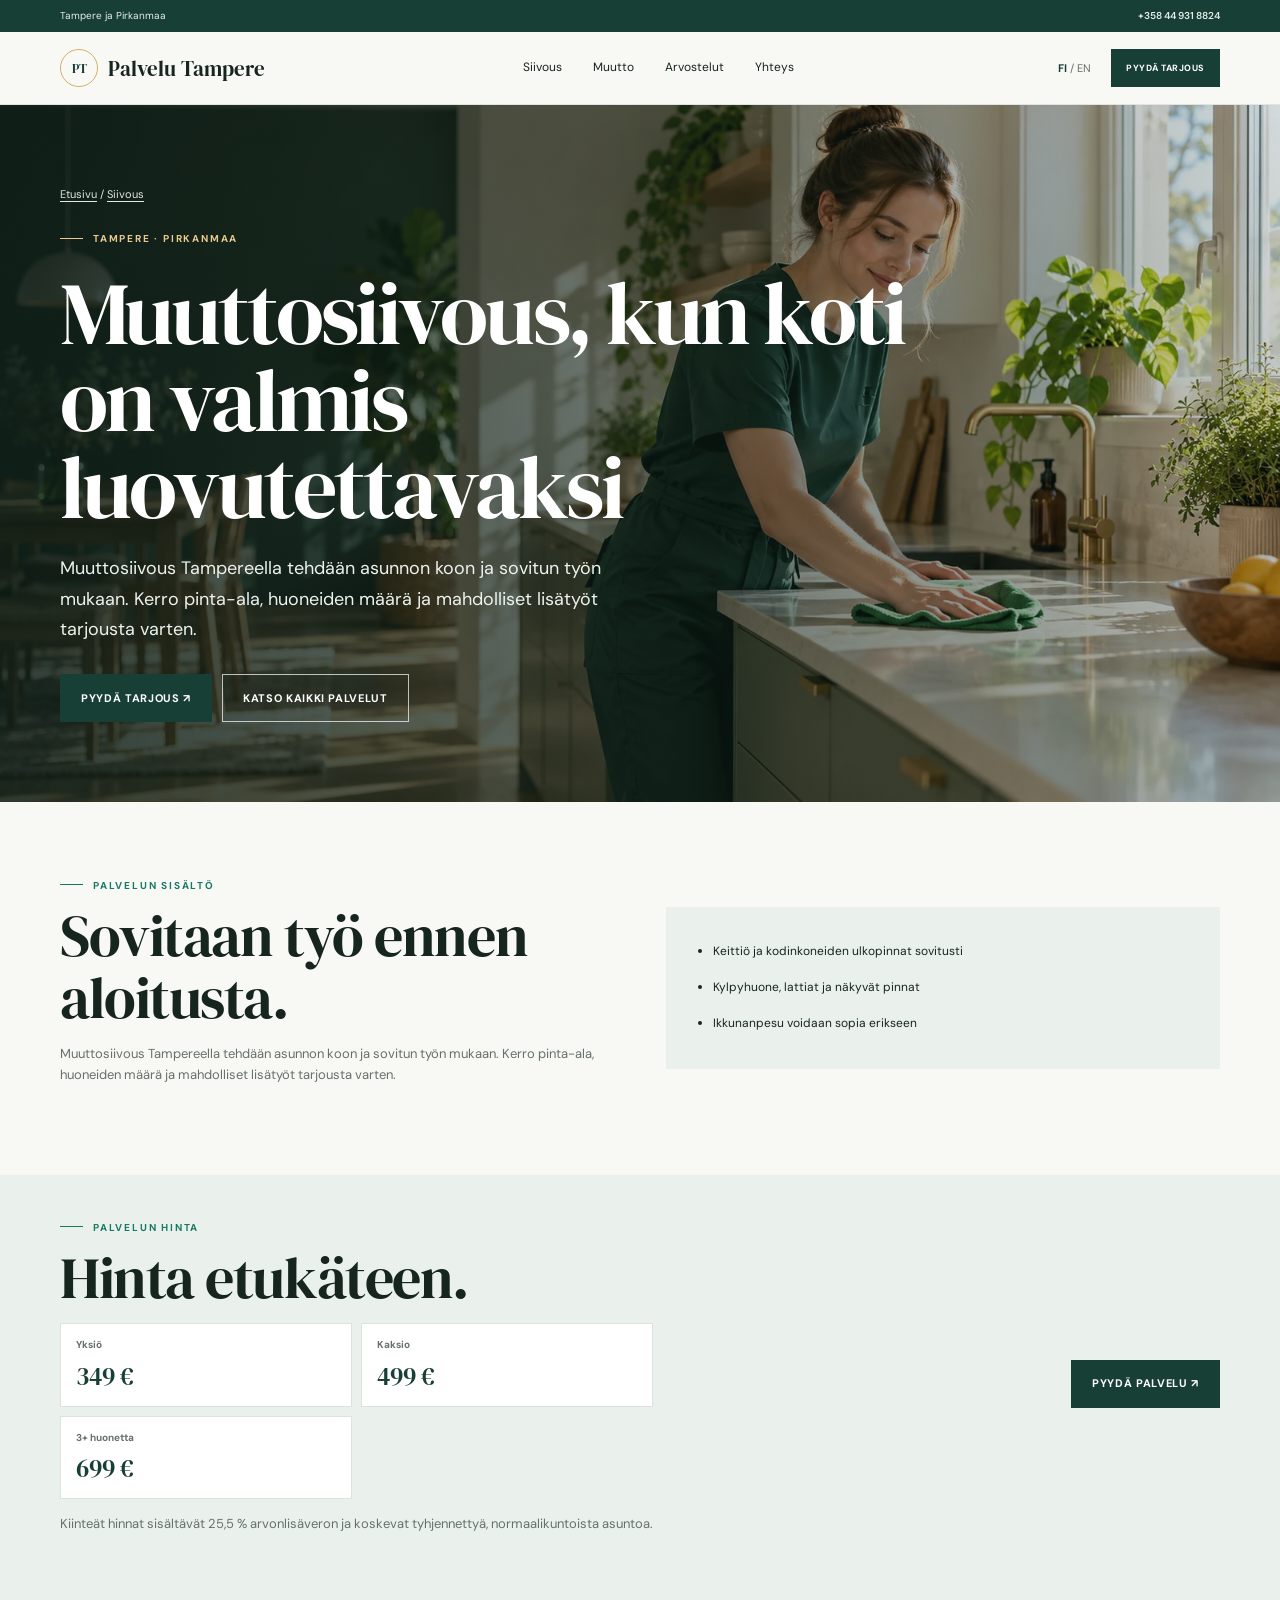
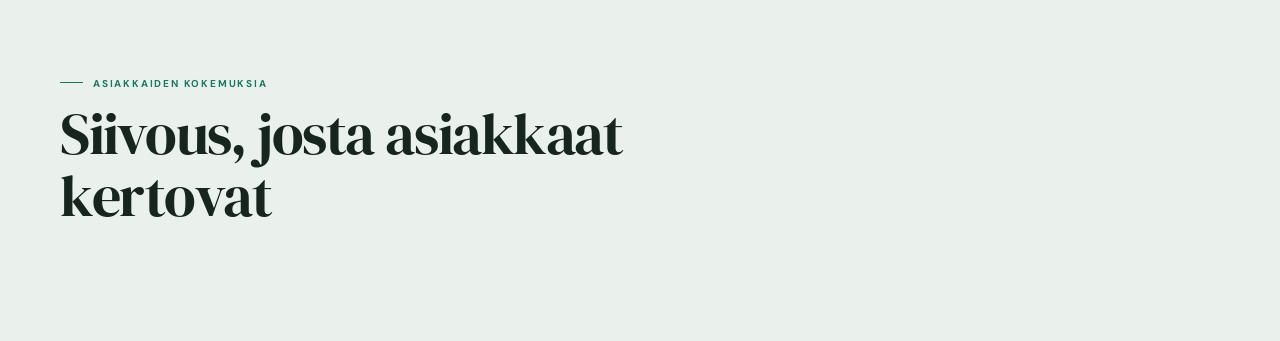
<file: muuttosiivous-tampere/index.html>
<!doctype html><html lang="fi"><head><meta charset="utf-8"><meta name="viewport" content="width=device-width,initial-scale=1"><title>Muuttosiivous Tampereella | Palvelu Tampere</title><meta name="description" content="Muuttosiivous Tampereella tehdään asunnon koon ja sovitun työn mukaan. Kerro pinta-ala, huoneiden määrä ja mahdolliset lisätyöt tarjousta varten."><link rel="canonical" href="https://palvelutampere.fi/muuttosiivous-tampere/"><meta property="og:title" content="Muuttosiivous Tampereella | Palvelu Tampere"><meta property="og:description" content="Muuttosiivous Tampereella tehdään asunnon koon ja sovitun työn mukaan. Kerro pinta-ala, huoneiden määrä ja mahdolliset lisätyöt tarjousta varten."><meta property="og:type" content="website"><meta name="theme-color" content="#163f35"><link rel="stylesheet" href="../styles.css"><script type="text/javascript">
    (function(c,l,a,r,i,t,y){
        c[a]=c[a]||function(){(c[a].q=c[a].q||[]).push(arguments)};
        t=l.createElement(r);t.async=1;t.src="https://www.clarity.ms/tag/"+i;
        y=l.getElementsByTagName(r)[0];y.parentNode.insertBefore(t,y);
    })(window, document, "clarity", "script", "z696t964r8");
</script>
<script async src="https://www.googletagmanager.com/gtag/js?id=G-45RFTEKZB6"></script>
<script>window.dataLayer=window.dataLayer||[];function gtag(){dataLayer.push(arguments)}gtag('js',new Date());gtag('config','G-45RFTEKZB6');</script><script type="application/ld+json">[{"@context":"https://schema.org","@type":"Service","name":"Muuttosiivous Tampereella","serviceType":"Muuttosiivous Tampereella","provider":{"@type":"LocalBusiness","name":"Palvelu Tampere","telephone":"+358449318824"},"areaServed":[{"@type":"City","name":"Tampere"},{"@type":"AdministrativeArea","name":"Pirkanmaa"}],"url":"https://palvelutampere.fi/muuttosiivous-tampere/"},{"@context":"https://schema.org","@type":"FAQPage","mainEntity":[{"@type":"Question","name":"Miten siivouspalvelun hinta määräytyy?","acceptedAnswer":{"@type":"Answer","text":"Hinta perustuu kohteen kokoon, työn sisältöön ja sovittuun aikatauluun. Kerromme hinnan ennen varauksen vahvistamista."}},{"@type":"Question","name":"Voinko tilata siivouksen vain kerran?","acceptedAnswer":{"@type":"Answer","text":"Kyllä. Voit pyytää kertasiivouksen tai sopia säännöllisestä siivouksesta."}}]}]</script><meta name="robots" content="index,follow,max-image-preview:large"><link rel="alternate" type="text/plain" href="https://palvelutampere.fi/llms.txt" title="AI-readable site and service information"></head><body><div class="utility"><div class="wrap utility-inner"><span data-fi="Tampere ja Pirkanmaa" data-en="Tampere and Pirkanmaa">Tampere ja Pirkanmaa</span><a href="tel:+358449318824">+358 44 931 8824</a></div></div><header class="site-header"><div class="wrap header-inner"><a class="brand" href="../"><span class="brand-symbol" aria-hidden="true">PT</span><span>Palvelu Tampere</span></a><nav class="navlinks" id="nav"><a href="../siivouspalvelut-tampere/" data-fi="Siivous" data-en="Cleaning">Siivous</a><a href="../muuttopalvelu-tampere/" data-fi="Muutto" data-en="Moving">Muutto</a><a href="#arvostelut" data-fi="Arvostelut" data-en="Reviews">Arvostelut</a><a href="#yhteys" data-fi="Yhteys" data-en="Contact">Yhteys</a></nav><div class="header-actions"><button class="lang" id="lang" type="button" aria-label="Vaihda kieli"><span class="active">FI</span> / <span>EN</span></button><a class="button button-small" href="#yhteys" data-fi="Pyydä tarjous" data-en="Get a quote">Pyydä tarjous</a><button class="menu" id="menu" type="button" aria-label="Avaa valikko">☰</button></div></div></header><main><section class="page-hero"><video class="background-video" autoplay muted loop playsinline preload="metadata" poster="../assets/cleaning-hero.webp" aria-hidden="true"><source src="https://videos.pexels.com/video-files/4109498/4109498-uhd_4096_2160_25fps.mp4" type="video/mp4"></video><div class="home-hero-shade"></div><div class="wrap hero-content"><div class="crumbs"><a href="../" data-fi="Etusivu" data-en="Home">Etusivu</a> / <a href="../siivouspalvelut-tampere/" data-fi="Siivous" data-en="Cleaning">Siivous</a></div><p class="eyebrow light">Tampere · Pirkanmaa</p><h1 data-fi="Muuttosiivous, kun koti on valmis luovutettavaksi" data-en="Move-out cleaning before handover">Muuttosiivous, kun koti on valmis luovutettavaksi</h1><p data-fi="Muuttosiivous Tampereella tehdään asunnon koon ja sovitun työn mukaan. Kerro pinta-ala, huoneiden määrä ja mahdolliset lisätyöt tarjousta varten." data-en="Move-out cleaning in Tampere is scoped around the home and requested work. Share the floor area, room count and any add-ons for a quote.">Muuttosiivous Tampereella tehdään asunnon koon ja sovitun työn mukaan. Kerro pinta-ala, huoneiden määrä ja mahdolliset lisätyöt tarjousta varten.</p><div class="hero-actions"><a class="button" href="#yhteys" data-fi="Pyydä tarjous ↗" data-en="Get a quote ↗">Pyydä tarjous ↗</a><a class="button button-outline" href="../siivouspalvelut-tampere/" data-fi="Katso kaikki palvelut" data-en="All services">Katso kaikki palvelut</a></div></div></section><section class="detail-section"><div class="wrap detail-grid"><div><p class="eyebrow" data-fi="Palvelun sisältö" data-en="What is included">Palvelun sisältö</p><h2 data-fi="Sovitaan työ ennen aloitusta." data-en="Agree the scope before work begins.">Sovitaan työ ennen aloitusta.</h2><p data-fi="Muuttosiivous Tampereella tehdään asunnon koon ja sovitun työn mukaan. Kerro pinta-ala, huoneiden määrä ja mahdolliset lisätyöt tarjousta varten." data-en="Move-out cleaning in Tampere is scoped around the home and requested work. Share the floor area, room count and any add-ons for a quote.">Muuttosiivous Tampereella tehdään asunnon koon ja sovitun työn mukaan. Kerro pinta-ala, huoneiden määrä ja mahdolliset lisätyöt tarjousta varten.</p></div><div class="detail-panel"><ul data-list-fi="Keittiö ja kodinkoneiden ulkopinnat sovitusti|Kylpyhuone, lattiat ja näkyvät pinnat|Ikkunanpesu voidaan sopia erikseen" data-list-en="Kitchen and appliance exteriors as agreed|Bathroom, floors and visible surfaces|Window cleaning can be agreed separately"><li>Keittiö ja kodinkoneiden ulkopinnat sovitusti</li><li>Kylpyhuone, lattiat ja näkyvät pinnat</li><li>Ikkunanpesu voidaan sopia erikseen</li></ul></div></div></section><section class="price-single"><div class="wrap price-single-inner"><div><p class="eyebrow" data-fi="Palvelun hinta" data-en="Service price">Palvelun hinta</p><h2 data-fi="Hinta etukäteen." data-en="Know the price upfront.">Hinta etukäteen.</h2><div class="mini-price-grid"><div><b>Yksiö</b><strong>349 €</strong></div><div><b>Kaksio</b><strong>499 €</strong></div><div><b>3+ huonetta</b><strong>699 €</strong></div></div><p data-fi="Kiinteät hinnat sisältävät 25,5 % arvonlisäveron ja koskevat tyhjennettyä, normaalikuntoista asuntoa." data-en="Fixed prices include 25.5% VAT and apply to an emptied home in normal condition.">Kiinteät hinnat sisältävät 25,5 % arvonlisäveron ja koskevat tyhjennettyä, normaalikuntoista asuntoa.</p></div><a class="button" href="#yhteys" data-fi="Pyydä palvelu ↗" data-en="Book this service ↗">Pyydä palvelu ↗</a></div></section><section class="reviews-section" id="arvostelut"><div class="wrap"><div class="section-heading"><p class="eyebrow" data-fi="Asiakkaiden kokemuksia" data-en="Customer feedback">Asiakkaiden kokemuksia</p><h2 data-fi="Siivous, josta asiakkaat kertovat" data-en="Cleaning, in customers’ words">Siivous, josta asiakkaat kertovat</h2></div><div class="review-carousel" data-review-carousel><div class="review-track"><!-- Kopioi tai poista yksittäisiä article.review-slide-osioita arvostelujen päivittämiseksi. --
<article class="review-slide"><figure><img src="../assets/cleaning-kitchen.webp" alt="" loading="lazy"><figcaption data-fi="Kuvituskuva palvelusta" data-en="Illustrative service photo">Kuvituskuva palvelusta</figcaption></figure><div class="review-slide-copy"><div class="review-meta"><span class="google-mark">G</span><span data-fi="Google-arvostelu · muuttosiivous" data-en="Google review · move-out clean">Google-arvostelu · muuttosiivous</span><span class="stars" aria-label="5 tähteä">★★★★★</span></div><blockquote data-fi="“Erittäin hyvä kokemus ja todella huolellista työtä.”" data-en="“Very good experience and very thorough work.”">“Erittäin hyvä kokemus ja todella huolellista työtä.”</blockquote><p data-fi="Muuttosiivous ja ikkunanpesu" data-en="Move-out and window cleaning">Muuttosiivous ja ikkunanpesu</p></div></article><article class="review-slide"><figure><img src="../assets/cleaning-bathroom.webp" alt="" loading="lazy"><figcaption data-fi="Kuvituskuva palvelusta" data-en="Illustrative service photo">Kuvituskuva palvelusta</figcaption></figure><div class="review-slide-copy"><div class="review-meta"><span class="google-mark">G</span><span data-fi="Google-arvostelu · kotisiivous" data-en="Google review · home cleaning">Google-arvostelu · kotisiivous</span><span class="stars" aria-label="5 tähteä">★★★★★</span></div><blockquote data-fi="“Työ tehtiin huolellisesti, ammattimaisesti ja ajallaan. Asunto jätettiin siistiksi ja raikkaaksi.”" data-en="“The work was careful, professional and on time. The apartment was left clean and fresh.”">“Työ tehtiin huolellisesti, ammattimaisesti ja ajallaan. Asunto jätettiin siistiksi ja raikkaaksi.”</blockquote><p data-fi="Asiakkaan palaute" data-en="Customer feedback">Asiakkaan palaute</p></div></article><article class="review-slide"><figure><img src="../assets/cleaning-hero.webp" alt="" loading="lazy"><figcaption data-fi="Kuvituskuva palvelusta" data-en="Illustrative service photo">Kuvituskuva palvelusta</figcaption></figure><div class="review-slide-copy"><div class="review-meta"><span class="review-badge" data-fi="Asiakaspalaute" data-en="Customer feedback">Asiakaspalaute</span><span data-fi="Asiakaspalaute · muuttosiivous" data-en="Customer feedback · move-out clean">Asiakaspalaute · muuttosiivous</span><span class="stars" aria-label="5 tähteä">★★★★★</span></div><blockquote data-fi="“Tilasimme muuttosiivouksen. Siivous onnistui todella hyvin, ja sain vakuuden takaisin hyvän siivouksen ansiosta.”" data-en="“We ordered a move-out clean. It turned out really well, and I got my deposit back thanks to the good cleaning.”">“Tilasimme muuttosiivouksen. Siivous onnistui todella hyvin, ja sain vakuuden takaisin hyvän siivouksen ansiosta.”</blockquote><p data-fi="Asiakkaan palaute" data-en="Customer feedback">Asiakkaan palaute</p></div></article>
</div><div class="carousel-controls"><button class="carousel-arrow" type="button" data-carousel-prev aria-label="Edellinen arvostelu">←</button><div class="carousel-dots" aria-label="Arvostelut"></div><button class="carousel-arrow" type="button" data-carousel-next aria-label="Seuraava arvostelu">→</button></div></div></div></section><section class="faq-section"><div class="wrap faq-layout"><div><p class="eyebrow" data-fi="Usein kysyttyä" data-en="Common questions">Usein kysyttyä</p><h2 data-fi="Hyvä tietää ennen varausta." data-en="Good to know before booking.">Hyvä tietää ennen varausta.</h2></div><div><details><summary data-fi="Miten siivouspalvelun hinta määräytyy?" data-en="How is the cleaning price calculated?">Miten siivouspalvelun hinta määräytyy?</summary><p data-fi="Hinta perustuu kohteen kokoon, työn sisältöön ja sovittuun aikatauluun. Kerromme hinnan ennen varauksen vahvistamista." data-en="The price depends on property size, the agreed scope and timing. We confirm the price before the booking is accepted.">Hinta perustuu kohteen kokoon, työn sisältöön ja sovittuun aikatauluun. Kerromme hinnan ennen varauksen vahvistamista.</p></details><details><summary data-fi="Voinko tilata siivouksen vain kerran?" data-en="Can I book a one-time clean?">Voinko tilata siivouksen vain kerran?</summary><p data-fi="Kyllä. Voit pyytää kertasiivouksen tai sopia säännöllisestä siivouksesta." data-en="Yes. Request a one-time clean or discuss a recurring schedule.">Kyllä. Voit pyytää kertasiivouksen tai sopia säännöllisestä siivouksesta.</p></details></div></div></section><section class="contact-section" id="yhteys"><div class="wrap contact-layout"><div><p class="eyebrow" data-fi="Seuraava askel" data-en="Next step">Seuraava askel</p><h2 data-fi="Kerro kohteesta. Saat selkeän tarjouksen." data-en="Tell us about the job. Get a clear quote.">Kerro kohteesta. Saat selkeän tarjouksen.</h2><p data-fi="Aloita varauspyyntö helpoilla valinnoilla. Soitamme pian ja vahvistamme yksityiskohdat." data-en="Start a booking request with a few simple choices. We will call soon to confirm the details.">Aloita varauspyyntö helpoilla valinnoilla. Soitamme pian ja vahvistamme yksityiskohdat.</p><a class="contact-phone" href="tel:+358449318824">+358 44 931 8824 ↗</a><p class="legal-note">Y-tunnus 3549202-5</p></div><form class="quote-form" data-service="cleaning"><label><span data-fi="Nimi" data-en="Name">Nimi</span><input name="name" autocomplete="name" required></label><label><span data-fi="Puhelin tai sähköposti" data-en="Phone or email">Puhelin tai sähköposti</span><input name="contact" autocomplete="tel" required></label><label><span data-fi="Palvelu" data-en="Service">Palvelu</span><select name="service"><option data-fi="Kotisiivous" data-en="Home cleaning">Kotisiivous</option><option data-fi="Muuttosiivous" data-en="Move-out cleaning">Muuttosiivous</option><option data-fi="Yritys- tai toimistosiivous" data-en="Business or office cleaning">Yritys- tai toimistosiivous</option><option data-fi="Porrassiivous" data-en="Stairwell cleaning">Porrassiivous</option><option data-fi="Perussiivous" data-en="Deep cleaning">Perussiivous</option><option data-fi="Ikkunanpesu" data-en="Window cleaning">Ikkunanpesu</option></select></label><label><span data-fi="Toivottu päivä" data-en="Preferred date">Toivottu päivä</span><input name="date" type="date"></label><label class="full"><span data-fi="Kohde ja lisätiedot" data-en="Property and details">Kohde ja lisätiedot</span><textarea name="details" rows="3"></textarea></label><button class="button full" type="submit"><span data-fi="Jatka WhatsAppiin" data-en="Continue to WhatsApp">Jatka WhatsAppiin</span> ↗</button><small class="full" data-fi="Lähettäminen avaa WhatsAppin. Tietoja ei tallenneta tällä sivulla." data-en="Submitting opens WhatsApp. This page does not store your details.">Lähettäminen avaa WhatsAppin. Tietoja ei tallenneta tällä sivulla.</small></form></div></section></main><footer class="site-footer"><div class="wrap footer-inner"><a class="brand brand-footer" href="../"><span class="brand-symbol" aria-hidden="true">PT</span><span>Palvelu Tampere</span></a><p data-fi="Muutto- ja siivouspalvelut Tampereella ja Pirkanmaalla." data-en="Moving and cleaning services in Tampere and Pirkanmaa.">Muutto- ja siivouspalvelut Tampereella ja Pirkanmaalla.</p><div class="footer-contact"><a href="tel:+358449318824">+358 44 931 8824</a><span>Y-tunnus 3549202-5</span></div><small>© 2026 Palvelu Tampere</small></div></footer><div class="floating-cta"><a href="tel:+358449318824" class="floating-call"><span aria-hidden="true">☎</span><span data-fi="Soita" data-en="Call">Soita</span></a><a href="#booking-modal" class="floating-book"><span data-fi="Varaa siivous" data-en="Book cleaning">Varaa siivous</span> ↗</a></div><div class="booking-modal" id="booking-modal"><a class="booking-backdrop" href="#yhteys" data-booking-close aria-label="Sulje varausikkuna"></a><section class="booking-dialog" role="dialog" aria-modal="true" aria-labelledby="booking-title"><a class="booking-close" href="#yhteys" data-booking-close aria-label="Sulje varausikkuna">×</a><div class="booking-progress"><span></span></div><div class="booking-content"><p class="eyebrow" data-fi="Varaus Tampereella" data-en="Booking in Tampere">Varaus Tampereella</p><h2 id="booking-title" data-fi="Varaa siivous tai muutto" data-en="Book cleaning or moving">Varaa siivous tai muutto</h2><p data-fi="Valitse palvelu ja kerro muutamalla helpolla valinnalla, mitä tarvitset. Soitamme ja vahvistamme varauksen." data-en="Choose a service and tell us what you need with a few easy choices. We will call to confirm your booking.">Valitse palvelu ja kerro muutamalla helpolla valinnalla, mitä tarvitset. Soitamme ja vahvistamme varauksen.</p><a class="button booking-primary" href="tel:+358449318824" data-fi="Soita +358 44 931 8824" data-en="Call +358 44 931 8824">Soita +358 44 931 8824</a></div></section></div><script src="../booking-config.js" defer></script><script src="../site.js" defer></script></body></html>
</file>
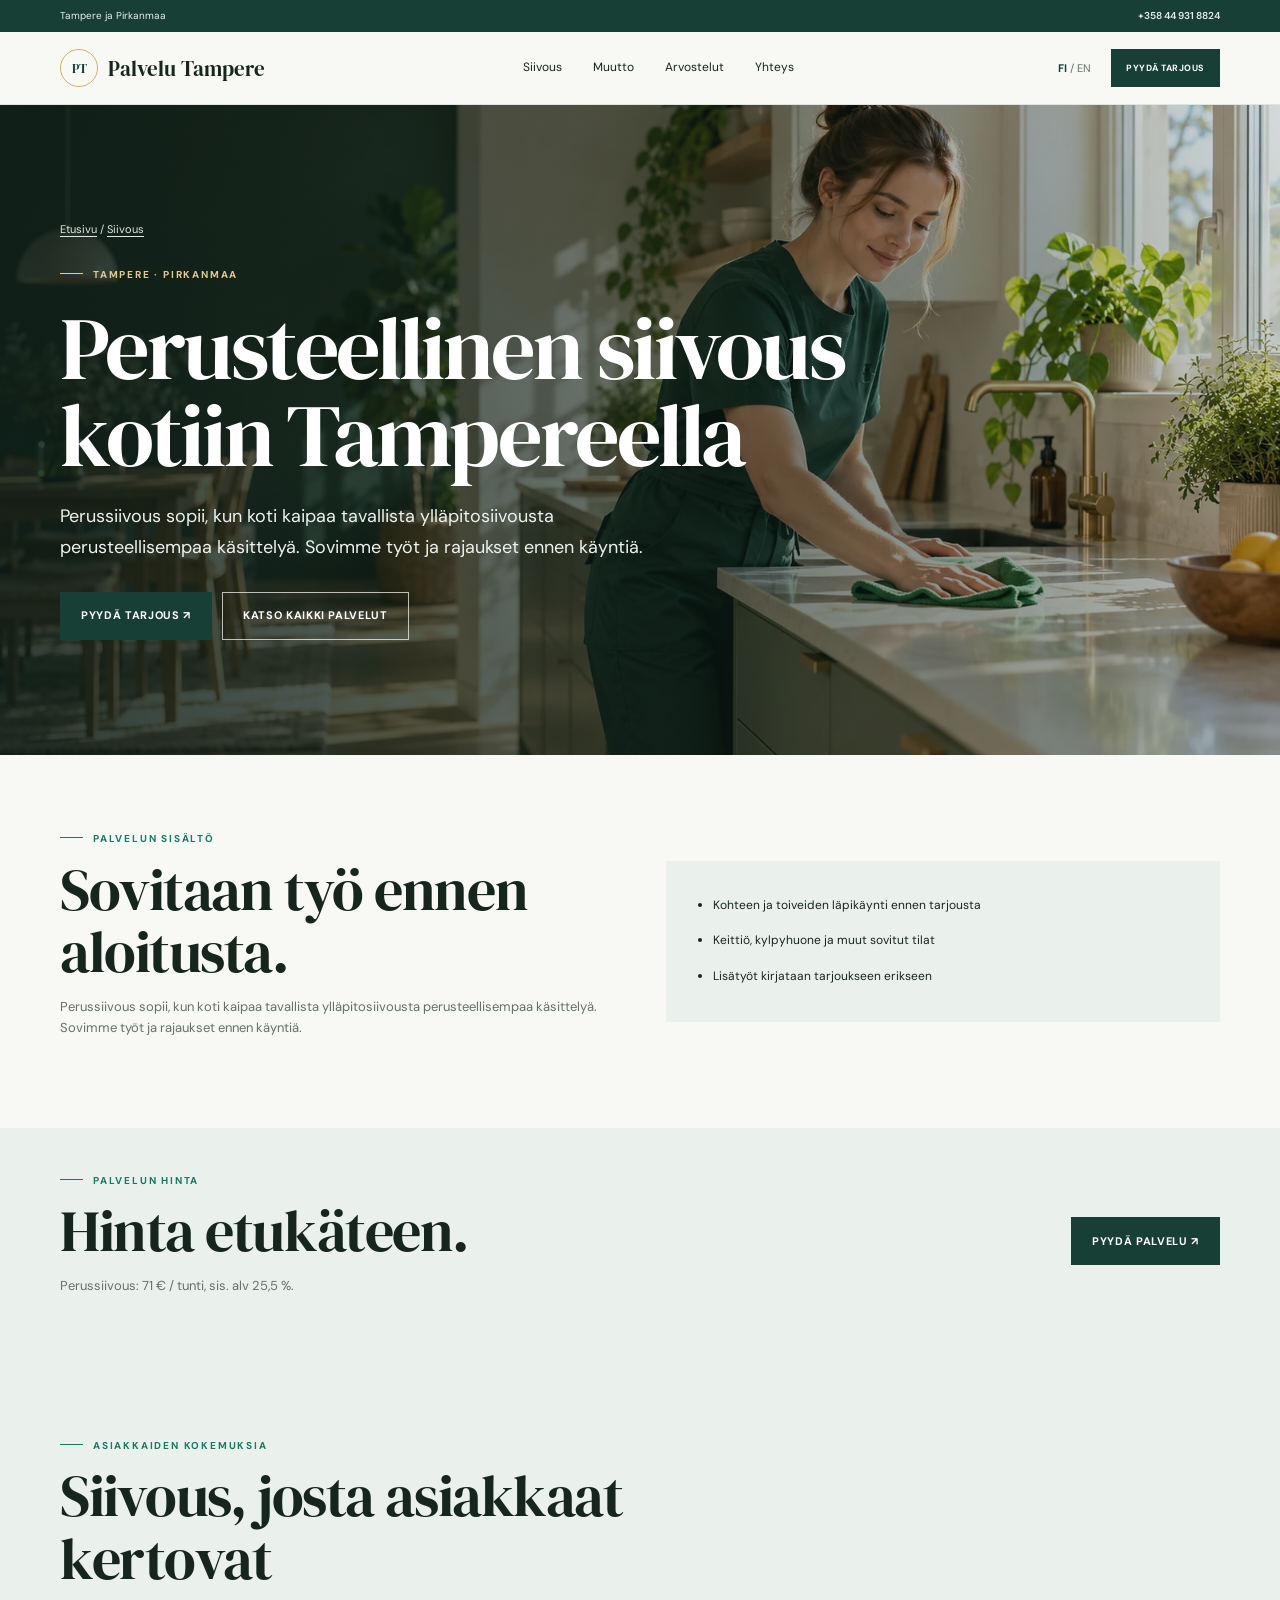
<file: perussiivous-tampere/index.html>
<!doctype html><html lang="fi"><head><meta charset="utf-8"><meta name="viewport" content="width=device-width,initial-scale=1"><title>Perussiivous Tampereella | Palvelu Tampere</title><meta name="description" content="Perussiivous sopii, kun koti kaipaa tavallista ylläpitosiivousta perusteellisempaa käsittelyä. Sovimme työt ja rajaukset ennen käyntiä."><link rel="canonical" href="https://palvelutampere.fi/perussiivous-tampere/"><meta property="og:title" content="Perussiivous Tampereella | Palvelu Tampere"><meta property="og:description" content="Perussiivous sopii, kun koti kaipaa tavallista ylläpitosiivousta perusteellisempaa käsittelyä. Sovimme työt ja rajaukset ennen käyntiä."><meta property="og:type" content="website"><meta name="theme-color" content="#163f35"><link rel="stylesheet" href="../styles.css"><script type="text/javascript">
    (function(c,l,a,r,i,t,y){
        c[a]=c[a]||function(){(c[a].q=c[a].q||[]).push(arguments)};
        t=l.createElement(r);t.async=1;t.src="https://www.clarity.ms/tag/"+i;
        y=l.getElementsByTagName(r)[0];y.parentNode.insertBefore(t,y);
    })(window, document, "clarity", "script", "z696t964r8");
</script>
<script async src="https://www.googletagmanager.com/gtag/js?id=G-45RFTEKZB6"></script>
<script>window.dataLayer=window.dataLayer||[];function gtag(){dataLayer.push(arguments)}gtag('js',new Date());gtag('config','G-45RFTEKZB6');</script><script type="application/ld+json">[{"@context":"https://schema.org","@type":"Service","name":"Perussiivous Tampereella","serviceType":"Perussiivous Tampereella","provider":{"@type":"LocalBusiness","name":"Palvelu Tampere","telephone":"+358449318824"},"areaServed":[{"@type":"City","name":"Tampere"},{"@type":"AdministrativeArea","name":"Pirkanmaa"}],"url":"https://palvelutampere.fi/perussiivous-tampere/"},{"@context":"https://schema.org","@type":"FAQPage","mainEntity":[{"@type":"Question","name":"Miten siivouspalvelun hinta määräytyy?","acceptedAnswer":{"@type":"Answer","text":"Hinta perustuu kohteen kokoon, työn sisältöön ja sovittuun aikatauluun. Kerromme hinnan ennen varauksen vahvistamista."}},{"@type":"Question","name":"Voinko tilata siivouksen vain kerran?","acceptedAnswer":{"@type":"Answer","text":"Kyllä. Voit pyytää kertasiivouksen tai sopia säännöllisestä siivouksesta."}}]}]</script><meta name="robots" content="index,follow,max-image-preview:large"><link rel="alternate" type="text/plain" href="https://palvelutampere.fi/llms.txt" title="AI-readable site and service information"></head><body><div class="utility"><div class="wrap utility-inner"><span data-fi="Tampere ja Pirkanmaa" data-en="Tampere and Pirkanmaa">Tampere ja Pirkanmaa</span><a href="tel:+358449318824">+358 44 931 8824</a></div></div><header class="site-header"><div class="wrap header-inner"><a class="brand" href="../"><span class="brand-symbol" aria-hidden="true">PT</span><span>Palvelu Tampere</span></a><nav class="navlinks" id="nav"><a href="../siivouspalvelut-tampere/" data-fi="Siivous" data-en="Cleaning">Siivous</a><a href="../muuttopalvelu-tampere/" data-fi="Muutto" data-en="Moving">Muutto</a><a href="#arvostelut" data-fi="Arvostelut" data-en="Reviews">Arvostelut</a><a href="#yhteys" data-fi="Yhteys" data-en="Contact">Yhteys</a></nav><div class="header-actions"><button class="lang" id="lang" type="button" aria-label="Vaihda kieli"><span class="active">FI</span> / <span>EN</span></button><a class="button button-small" href="#yhteys" data-fi="Pyydä tarjous" data-en="Get a quote">Pyydä tarjous</a><button class="menu" id="menu" type="button" aria-label="Avaa valikko">☰</button></div></div></header><main><section class="page-hero"><video class="background-video" autoplay muted loop playsinline preload="metadata" poster="../assets/cleaning-hero.webp" aria-hidden="true"><source src="https://videos.pexels.com/video-files/4109498/4109498-uhd_4096_2160_25fps.mp4" type="video/mp4"></video><div class="home-hero-shade"></div><div class="wrap hero-content"><div class="crumbs"><a href="../" data-fi="Etusivu" data-en="Home">Etusivu</a> / <a href="../siivouspalvelut-tampere/" data-fi="Siivous" data-en="Cleaning">Siivous</a></div><p class="eyebrow light">Tampere · Pirkanmaa</p><h1 data-fi="Perusteellinen siivous kotiin Tampereella" data-en="A thorough clean for homes in Tampere">Perusteellinen siivous kotiin Tampereella</h1><p data-fi="Perussiivous sopii, kun koti kaipaa tavallista ylläpitosiivousta perusteellisempaa käsittelyä. Sovimme työt ja rajaukset ennen käyntiä." data-en="Deep cleaning suits a home that needs more than routine upkeep. We agree the tasks and scope before the visit.">Perussiivous sopii, kun koti kaipaa tavallista ylläpitosiivousta perusteellisempaa käsittelyä. Sovimme työt ja rajaukset ennen käyntiä.</p><div class="hero-actions"><a class="button" href="#yhteys" data-fi="Pyydä tarjous ↗" data-en="Get a quote ↗">Pyydä tarjous ↗</a><a class="button button-outline" href="../siivouspalvelut-tampere/" data-fi="Katso kaikki palvelut" data-en="All services">Katso kaikki palvelut</a></div></div></section><section class="detail-section"><div class="wrap detail-grid"><div><p class="eyebrow" data-fi="Palvelun sisältö" data-en="What is included">Palvelun sisältö</p><h2 data-fi="Sovitaan työ ennen aloitusta." data-en="Agree the scope before work begins.">Sovitaan työ ennen aloitusta.</h2><p data-fi="Perussiivous sopii, kun koti kaipaa tavallista ylläpitosiivousta perusteellisempaa käsittelyä. Sovimme työt ja rajaukset ennen käyntiä." data-en="Deep cleaning suits a home that needs more than routine upkeep. We agree the tasks and scope before the visit.">Perussiivous sopii, kun koti kaipaa tavallista ylläpitosiivousta perusteellisempaa käsittelyä. Sovimme työt ja rajaukset ennen käyntiä.</p></div><div class="detail-panel"><ul data-list-fi="Kohteen ja toiveiden läpikäynti ennen tarjousta|Keittiö, kylpyhuone ja muut sovitut tilat|Lisätyöt kirjataan tarjoukseen erikseen" data-list-en="Review of the property and priorities before quoting|Kitchen, bathroom and other agreed areas|Any add-ons listed separately in the quote"><li>Kohteen ja toiveiden läpikäynti ennen tarjousta</li><li>Keittiö, kylpyhuone ja muut sovitut tilat</li><li>Lisätyöt kirjataan tarjoukseen erikseen</li></ul></div></div></section><section class="price-single"><div class="wrap price-single-inner"><div><p class="eyebrow" data-fi="Palvelun hinta" data-en="Service price">Palvelun hinta</p><h2 data-fi="Hinta etukäteen." data-en="Know the price upfront.">Hinta etukäteen.</h2><p data-fi="Perussiivous: 71 € / tunti, sis. alv 25,5 %." data-en="Deep cleaning: €71 per hour, incl. 25.5% VAT.">Perussiivous: 71 € / tunti, sis. alv 25,5 %.</p></div><a class="button" href="#yhteys" data-fi="Pyydä palvelu ↗" data-en="Book this service ↗">Pyydä palvelu ↗</a></div></section><section class="reviews-section" id="arvostelut"><div class="wrap"><div class="section-heading"><p class="eyebrow" data-fi="Asiakkaiden kokemuksia" data-en="Customer feedback">Asiakkaiden kokemuksia</p><h2 data-fi="Siivous, josta asiakkaat kertovat" data-en="Cleaning, in customers’ words">Siivous, josta asiakkaat kertovat</h2></div><div class="review-carousel" data-review-carousel><div class="review-track"><!-- Kopioi tai poista yksittäisiä article.review-slide-osioita arvostelujen päivittämiseksi. --
<article class="review-slide"><figure><img src="../assets/cleaning-kitchen.webp" alt="" loading="lazy"><figcaption data-fi="Kuvituskuva palvelusta" data-en="Illustrative service photo">Kuvituskuva palvelusta</figcaption></figure><div class="review-slide-copy"><div class="review-meta"><span class="google-mark">G</span><span data-fi="Google-arvostelu · muuttosiivous" data-en="Google review · move-out clean">Google-arvostelu · muuttosiivous</span><span class="stars" aria-label="5 tähteä">★★★★★</span></div><blockquote data-fi="“Erittäin hyvä kokemus ja todella huolellista työtä.”" data-en="“Very good experience and very thorough work.”">“Erittäin hyvä kokemus ja todella huolellista työtä.”</blockquote><p data-fi="Muuttosiivous ja ikkunanpesu" data-en="Move-out and window cleaning">Muuttosiivous ja ikkunanpesu</p></div></article><article class="review-slide"><figure><img src="../assets/cleaning-bathroom.webp" alt="" loading="lazy"><figcaption data-fi="Kuvituskuva palvelusta" data-en="Illustrative service photo">Kuvituskuva palvelusta</figcaption></figure><div class="review-slide-copy"><div class="review-meta"><span class="google-mark">G</span><span data-fi="Google-arvostelu · kotisiivous" data-en="Google review · home cleaning">Google-arvostelu · kotisiivous</span><span class="stars" aria-label="5 tähteä">★★★★★</span></div><blockquote data-fi="“Työ tehtiin huolellisesti, ammattimaisesti ja ajallaan. Asunto jätettiin siistiksi ja raikkaaksi.”" data-en="“The work was careful, professional and on time. The apartment was left clean and fresh.”">“Työ tehtiin huolellisesti, ammattimaisesti ja ajallaan. Asunto jätettiin siistiksi ja raikkaaksi.”</blockquote><p data-fi="Asiakkaan palaute" data-en="Customer feedback">Asiakkaan palaute</p></div></article><article class="review-slide"><figure><img src="../assets/cleaning-hero.webp" alt="" loading="lazy"><figcaption data-fi="Kuvituskuva palvelusta" data-en="Illustrative service photo">Kuvituskuva palvelusta</figcaption></figure><div class="review-slide-copy"><div class="review-meta"><span class="review-badge" data-fi="Asiakaspalaute" data-en="Customer feedback">Asiakaspalaute</span><span data-fi="Asiakaspalaute · muuttosiivous" data-en="Customer feedback · move-out clean">Asiakaspalaute · muuttosiivous</span><span class="stars" aria-label="5 tähteä">★★★★★</span></div><blockquote data-fi="“Tilasimme muuttosiivouksen. Siivous onnistui todella hyvin, ja sain vakuuden takaisin hyvän siivouksen ansiosta.”" data-en="“We ordered a move-out clean. It turned out really well, and I got my deposit back thanks to the good cleaning.”">“Tilasimme muuttosiivouksen. Siivous onnistui todella hyvin, ja sain vakuuden takaisin hyvän siivouksen ansiosta.”</blockquote><p data-fi="Asiakkaan palaute" data-en="Customer feedback">Asiakkaan palaute</p></div></article>
</div><div class="carousel-controls"><button class="carousel-arrow" type="button" data-carousel-prev aria-label="Edellinen arvostelu">←</button><div class="carousel-dots" aria-label="Arvostelut"></div><button class="carousel-arrow" type="button" data-carousel-next aria-label="Seuraava arvostelu">→</button></div></div></div></section><section class="faq-section"><div class="wrap faq-layout"><div><p class="eyebrow" data-fi="Usein kysyttyä" data-en="Common questions">Usein kysyttyä</p><h2 data-fi="Hyvä tietää ennen varausta." data-en="Good to know before booking.">Hyvä tietää ennen varausta.</h2></div><div><details><summary data-fi="Miten siivouspalvelun hinta määräytyy?" data-en="How is the cleaning price calculated?">Miten siivouspalvelun hinta määräytyy?</summary><p data-fi="Hinta perustuu kohteen kokoon, työn sisältöön ja sovittuun aikatauluun. Kerromme hinnan ennen varauksen vahvistamista." data-en="The price depends on property size, the agreed scope and timing. We confirm the price before the booking is accepted.">Hinta perustuu kohteen kokoon, työn sisältöön ja sovittuun aikatauluun. Kerromme hinnan ennen varauksen vahvistamista.</p></details><details><summary data-fi="Voinko tilata siivouksen vain kerran?" data-en="Can I book a one-time clean?">Voinko tilata siivouksen vain kerran?</summary><p data-fi="Kyllä. Voit pyytää kertasiivouksen tai sopia säännöllisestä siivouksesta." data-en="Yes. Request a one-time clean or discuss a recurring schedule.">Kyllä. Voit pyytää kertasiivouksen tai sopia säännöllisestä siivouksesta.</p></details></div></div></section><section class="contact-section" id="yhteys"><div class="wrap contact-layout"><div><p class="eyebrow" data-fi="Seuraava askel" data-en="Next step">Seuraava askel</p><h2 data-fi="Kerro kohteesta. Saat selkeän tarjouksen." data-en="Tell us about the job. Get a clear quote.">Kerro kohteesta. Saat selkeän tarjouksen.</h2><p data-fi="Aloita varauspyyntö helpoilla valinnoilla. Soitamme pian ja vahvistamme yksityiskohdat." data-en="Start a booking request with a few simple choices. We will call soon to confirm the details.">Aloita varauspyyntö helpoilla valinnoilla. Soitamme pian ja vahvistamme yksityiskohdat.</p><a class="contact-phone" href="tel:+358449318824">+358 44 931 8824 ↗</a><p class="legal-note">Y-tunnus 3549202-5</p></div><form class="quote-form" data-service="cleaning"><label><span data-fi="Nimi" data-en="Name">Nimi</span><input name="name" autocomplete="name" required></label><label><span data-fi="Puhelin tai sähköposti" data-en="Phone or email">Puhelin tai sähköposti</span><input name="contact" autocomplete="tel" required></label><label><span data-fi="Palvelu" data-en="Service">Palvelu</span><select name="service"><option data-fi="Kotisiivous" data-en="Home cleaning">Kotisiivous</option><option data-fi="Muuttosiivous" data-en="Move-out cleaning">Muuttosiivous</option><option data-fi="Yritys- tai toimistosiivous" data-en="Business or office cleaning">Yritys- tai toimistosiivous</option><option data-fi="Porrassiivous" data-en="Stairwell cleaning">Porrassiivous</option><option data-fi="Perussiivous" data-en="Deep cleaning">Perussiivous</option><option data-fi="Ikkunanpesu" data-en="Window cleaning">Ikkunanpesu</option></select></label><label><span data-fi="Toivottu päivä" data-en="Preferred date">Toivottu päivä</span><input name="date" type="date"></label><label class="full"><span data-fi="Kohde ja lisätiedot" data-en="Property and details">Kohde ja lisätiedot</span><textarea name="details" rows="3"></textarea></label><button class="button full" type="submit"><span data-fi="Jatka WhatsAppiin" data-en="Continue to WhatsApp">Jatka WhatsAppiin</span> ↗</button><small class="full" data-fi="Lähettäminen avaa WhatsAppin. Tietoja ei tallenneta tällä sivulla." data-en="Submitting opens WhatsApp. This page does not store your details.">Lähettäminen avaa WhatsAppin. Tietoja ei tallenneta tällä sivulla.</small></form></div></section></main><footer class="site-footer"><div class="wrap footer-inner"><a class="brand brand-footer" href="../"><span class="brand-symbol" aria-hidden="true">PT</span><span>Palvelu Tampere</span></a><p data-fi="Muutto- ja siivouspalvelut Tampereella ja Pirkanmaalla." data-en="Moving and cleaning services in Tampere and Pirkanmaa.">Muutto- ja siivouspalvelut Tampereella ja Pirkanmaalla.</p><div class="footer-contact"><a href="tel:+358449318824">+358 44 931 8824</a><span>Y-tunnus 3549202-5</span></div><small>© 2026 Palvelu Tampere</small></div></footer><div class="floating-cta"><a href="tel:+358449318824" class="floating-call"><span aria-hidden="true">☎</span><span data-fi="Soita" data-en="Call">Soita</span></a><a href="#booking-modal" class="floating-book"><span data-fi="Varaa siivous" data-en="Book cleaning">Varaa siivous</span> ↗</a></div><div class="booking-modal" id="booking-modal"><a class="booking-backdrop" href="#yhteys" data-booking-close aria-label="Sulje varausikkuna"></a><section class="booking-dialog" role="dialog" aria-modal="true" aria-labelledby="booking-title"><a class="booking-close" href="#yhteys" data-booking-close aria-label="Sulje varausikkuna">×</a><div class="booking-progress"><span></span></div><div class="booking-content"><p class="eyebrow" data-fi="Varaus Tampereella" data-en="Booking in Tampere">Varaus Tampereella</p><h2 id="booking-title" data-fi="Varaa siivous tai muutto" data-en="Book cleaning or moving">Varaa siivous tai muutto</h2><p data-fi="Valitse palvelu ja kerro muutamalla helpolla valinnalla, mitä tarvitset. Soitamme ja vahvistamme varauksen." data-en="Choose a service and tell us what you need with a few easy choices. We will call to confirm your booking.">Valitse palvelu ja kerro muutamalla helpolla valinnalla, mitä tarvitset. Soitamme ja vahvistamme varauksen.</p><a class="button booking-primary" href="tel:+358449318824" data-fi="Soita +358 44 931 8824" data-en="Call +358 44 931 8824">Soita +358 44 931 8824</a></div></section></div><script src="../booking-config.js" defer></script><script src="../site.js" defer></script></body></html>
</file>
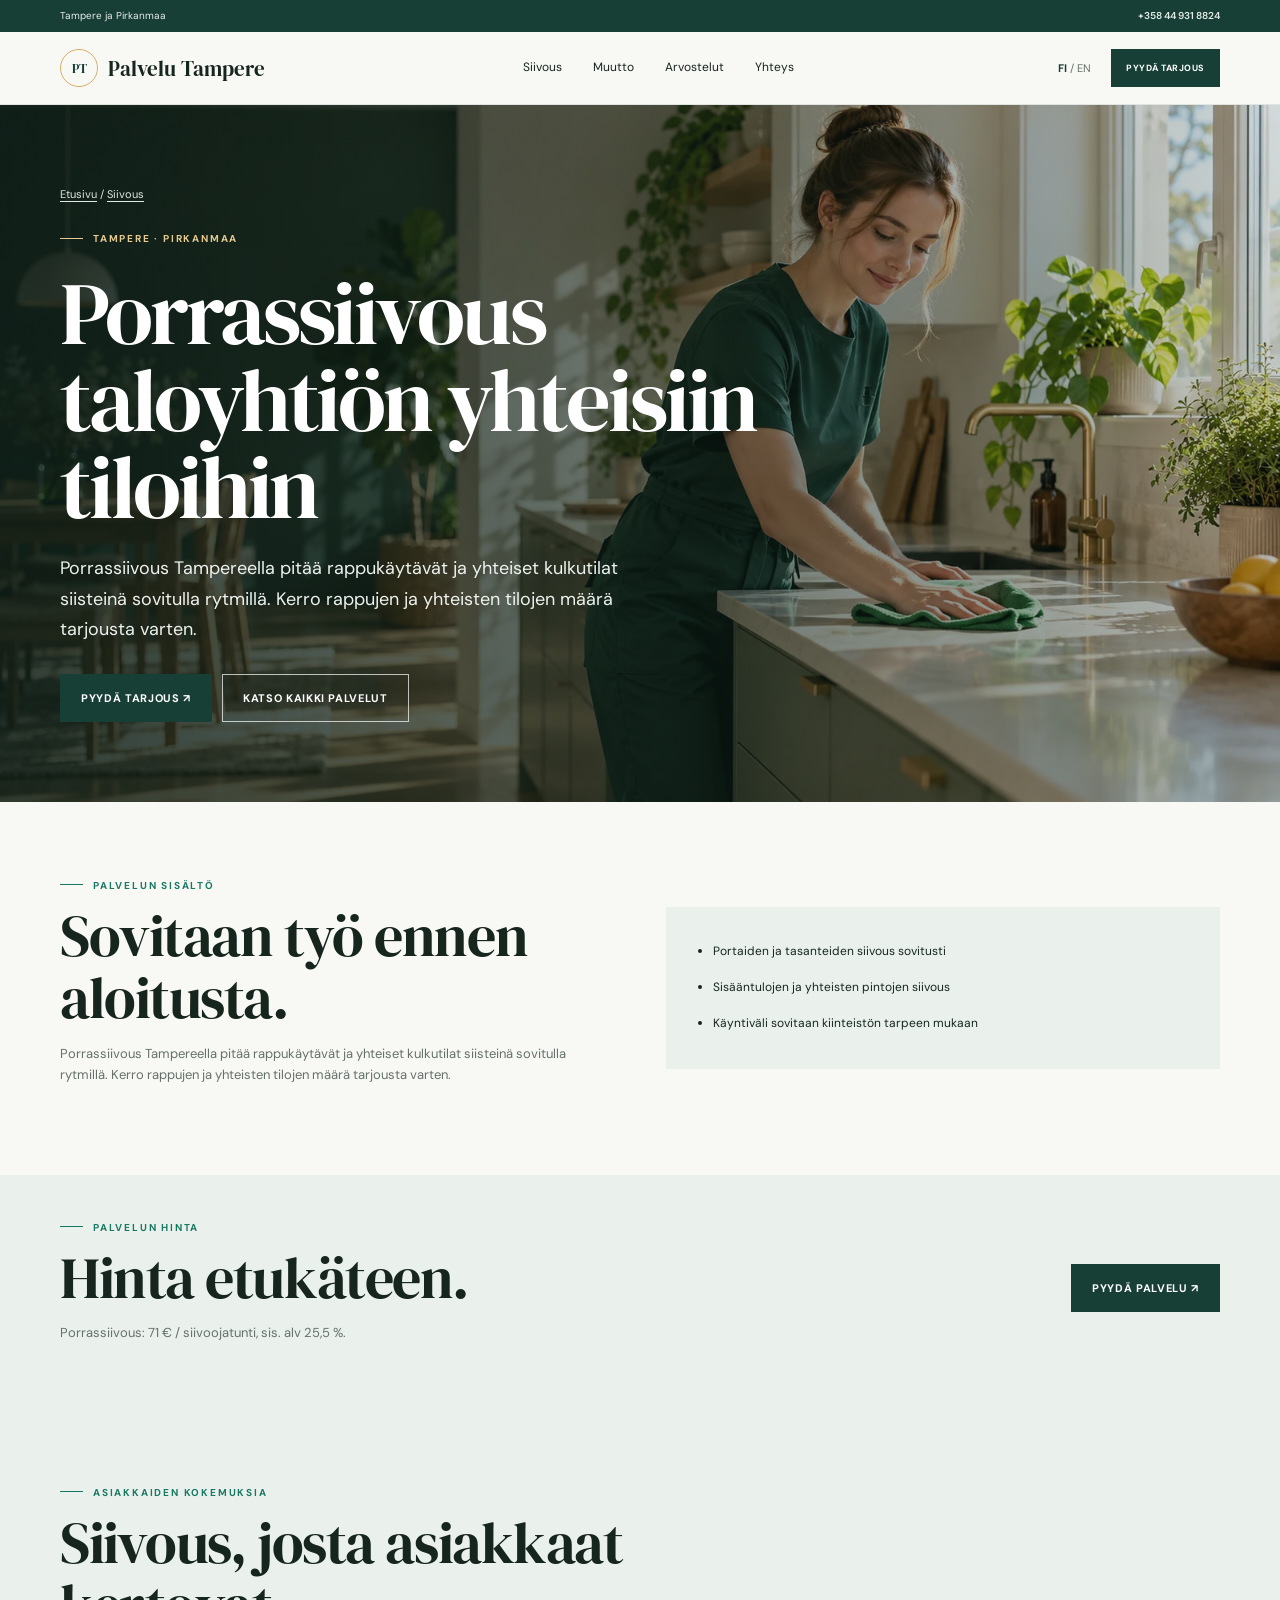
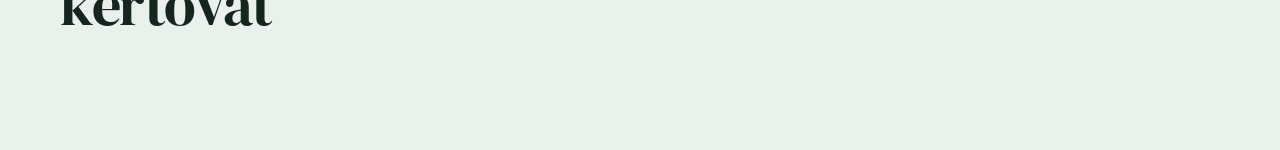
<file: porrassiivous-tampere/index.html>
<!doctype html><html lang="fi"><head><meta charset="utf-8"><meta name="viewport" content="width=device-width,initial-scale=1"><title>Porrassiivous Tampereella | Palvelu Tampere</title><meta name="description" content="Porrassiivous Tampereella pitää rappukäytävät ja yhteiset kulkutilat siisteinä sovitulla rytmillä. Kerro rappujen ja yhteisten tilojen määrä tarjousta varten."><link rel="canonical" href="https://palvelutampere.fi/porrassiivous-tampere/"><meta property="og:title" content="Porrassiivous Tampereella | Palvelu Tampere"><meta property="og:description" content="Porrassiivous Tampereella pitää rappukäytävät ja yhteiset kulkutilat siisteinä sovitulla rytmillä. Kerro rappujen ja yhteisten tilojen määrä tarjousta varten."><meta property="og:type" content="website"><meta name="theme-color" content="#163f35"><link rel="stylesheet" href="../styles.css"><script type="text/javascript">
    (function(c,l,a,r,i,t,y){
        c[a]=c[a]||function(){(c[a].q=c[a].q||[]).push(arguments)};
        t=l.createElement(r);t.async=1;t.src="https://www.clarity.ms/tag/"+i;
        y=l.getElementsByTagName(r)[0];y.parentNode.insertBefore(t,y);
    })(window, document, "clarity", "script", "z696t964r8");
</script>
<script async src="https://www.googletagmanager.com/gtag/js?id=G-45RFTEKZB6"></script>
<script>window.dataLayer=window.dataLayer||[];function gtag(){dataLayer.push(arguments)}gtag('js',new Date());gtag('config','G-45RFTEKZB6');</script><script type="application/ld+json">[{"@context":"https://schema.org","@type":"Service","name":"Porrassiivous Tampereella","serviceType":"Porrassiivous Tampereella","provider":{"@type":"LocalBusiness","name":"Palvelu Tampere","telephone":"+358449318824"},"areaServed":[{"@type":"City","name":"Tampere"},{"@type":"AdministrativeArea","name":"Pirkanmaa"}],"url":"https://palvelutampere.fi/porrassiivous-tampere/"},{"@context":"https://schema.org","@type":"FAQPage","mainEntity":[{"@type":"Question","name":"Miten siivouspalvelun hinta määräytyy?","acceptedAnswer":{"@type":"Answer","text":"Hinta perustuu kohteen kokoon, työn sisältöön ja sovittuun aikatauluun. Kerromme hinnan ennen varauksen vahvistamista."}},{"@type":"Question","name":"Voinko tilata siivouksen vain kerran?","acceptedAnswer":{"@type":"Answer","text":"Kyllä. Voit pyytää kertasiivouksen tai sopia säännöllisestä siivouksesta."}}]}]</script><meta name="robots" content="index,follow,max-image-preview:large"><link rel="alternate" type="text/plain" href="https://palvelutampere.fi/llms.txt" title="AI-readable site and service information"></head><body><div class="utility"><div class="wrap utility-inner"><span data-fi="Tampere ja Pirkanmaa" data-en="Tampere and Pirkanmaa">Tampere ja Pirkanmaa</span><a href="tel:+358449318824">+358 44 931 8824</a></div></div><header class="site-header"><div class="wrap header-inner"><a class="brand" href="../"><span class="brand-symbol" aria-hidden="true">PT</span><span>Palvelu Tampere</span></a><nav class="navlinks" id="nav"><a href="../siivouspalvelut-tampere/" data-fi="Siivous" data-en="Cleaning">Siivous</a><a href="../muuttopalvelu-tampere/" data-fi="Muutto" data-en="Moving">Muutto</a><a href="#arvostelut" data-fi="Arvostelut" data-en="Reviews">Arvostelut</a><a href="#yhteys" data-fi="Yhteys" data-en="Contact">Yhteys</a></nav><div class="header-actions"><button class="lang" id="lang" type="button" aria-label="Vaihda kieli"><span class="active">FI</span> / <span>EN</span></button><a class="button button-small" href="#yhteys" data-fi="Pyydä tarjous" data-en="Get a quote">Pyydä tarjous</a><button class="menu" id="menu" type="button" aria-label="Avaa valikko">☰</button></div></div></header><main><section class="page-hero"><video class="background-video" autoplay muted loop playsinline preload="metadata" poster="../assets/cleaning-hero.webp" aria-hidden="true"><source src="https://videos.pexels.com/video-files/4109498/4109498-uhd_4096_2160_25fps.mp4" type="video/mp4"></video><div class="home-hero-shade"></div><div class="wrap hero-content"><div class="crumbs"><a href="../" data-fi="Etusivu" data-en="Home">Etusivu</a> / <a href="../siivouspalvelut-tampere/" data-fi="Siivous" data-en="Cleaning">Siivous</a></div><p class="eyebrow light">Tampere · Pirkanmaa</p><h1 data-fi="Porrassiivous taloyhtiön yhteisiin tiloihin" data-en="Stairwell cleaning for shared residential spaces">Porrassiivous taloyhtiön yhteisiin tiloihin</h1><p data-fi="Porrassiivous Tampereella pitää rappukäytävät ja yhteiset kulkutilat siisteinä sovitulla rytmillä. Kerro rappujen ja yhteisten tilojen määrä tarjousta varten." data-en="Stairwell cleaning in Tampere keeps shared entrances and corridors clean on an agreed schedule. Share the number of stairwells and shared spaces for a quote.">Porrassiivous Tampereella pitää rappukäytävät ja yhteiset kulkutilat siisteinä sovitulla rytmillä. Kerro rappujen ja yhteisten tilojen määrä tarjousta varten.</p><div class="hero-actions"><a class="button" href="#yhteys" data-fi="Pyydä tarjous ↗" data-en="Get a quote ↗">Pyydä tarjous ↗</a><a class="button button-outline" href="../siivouspalvelut-tampere/" data-fi="Katso kaikki palvelut" data-en="All services">Katso kaikki palvelut</a></div></div></section><section class="detail-section"><div class="wrap detail-grid"><div><p class="eyebrow" data-fi="Palvelun sisältö" data-en="What is included">Palvelun sisältö</p><h2 data-fi="Sovitaan työ ennen aloitusta." data-en="Agree the scope before work begins.">Sovitaan työ ennen aloitusta.</h2><p data-fi="Porrassiivous Tampereella pitää rappukäytävät ja yhteiset kulkutilat siisteinä sovitulla rytmillä. Kerro rappujen ja yhteisten tilojen määrä tarjousta varten." data-en="Stairwell cleaning in Tampere keeps shared entrances and corridors clean on an agreed schedule. Share the number of stairwells and shared spaces for a quote.">Porrassiivous Tampereella pitää rappukäytävät ja yhteiset kulkutilat siisteinä sovitulla rytmillä. Kerro rappujen ja yhteisten tilojen määrä tarjousta varten.</p></div><div class="detail-panel"><ul data-list-fi="Portaiden ja tasanteiden siivous sovitusti|Sisääntulojen ja yhteisten pintojen siivous|Käyntiväli sovitaan kiinteistön tarpeen mukaan" data-list-en="Cleaning of stairs and landings as agreed|Cleaning entrances and shared surfaces|Frequency agreed around the property’s needs"><li>Portaiden ja tasanteiden siivous sovitusti</li><li>Sisääntulojen ja yhteisten pintojen siivous</li><li>Käyntiväli sovitaan kiinteistön tarpeen mukaan</li></ul></div></div></section><section class="price-single"><div class="wrap price-single-inner"><div><p class="eyebrow" data-fi="Palvelun hinta" data-en="Service price">Palvelun hinta</p><h2 data-fi="Hinta etukäteen." data-en="Know the price upfront.">Hinta etukäteen.</h2><p data-fi="Porrassiivous: 71 € / siivoojatunti, sis. alv 25,5 %." data-en="Stairwell cleaning: €71 per cleaner-hour, incl. 25.5% VAT.">Porrassiivous: 71 € / siivoojatunti, sis. alv 25,5 %.</p></div><a class="button" href="#yhteys" data-fi="Pyydä palvelu ↗" data-en="Book this service ↗">Pyydä palvelu ↗</a></div></section><section class="reviews-section" id="arvostelut"><div class="wrap"><div class="section-heading"><p class="eyebrow" data-fi="Asiakkaiden kokemuksia" data-en="Customer feedback">Asiakkaiden kokemuksia</p><h2 data-fi="Siivous, josta asiakkaat kertovat" data-en="Cleaning, in customers’ words">Siivous, josta asiakkaat kertovat</h2></div><div class="review-carousel" data-review-carousel><div class="review-track"><!-- Kopioi tai poista yksittäisiä article.review-slide-osioita arvostelujen päivittämiseksi. --
<article class="review-slide"><figure><img src="../assets/cleaning-kitchen.webp" alt="" loading="lazy"><figcaption data-fi="Kuvituskuva palvelusta" data-en="Illustrative service photo">Kuvituskuva palvelusta</figcaption></figure><div class="review-slide-copy"><div class="review-meta"><span class="google-mark">G</span><span data-fi="Google-arvostelu · muuttosiivous" data-en="Google review · move-out clean">Google-arvostelu · muuttosiivous</span><span class="stars" aria-label="5 tähteä">★★★★★</span></div><blockquote data-fi="“Erittäin hyvä kokemus ja todella huolellista työtä.”" data-en="“Very good experience and very thorough work.”">“Erittäin hyvä kokemus ja todella huolellista työtä.”</blockquote><p data-fi="Muuttosiivous ja ikkunanpesu" data-en="Move-out and window cleaning">Muuttosiivous ja ikkunanpesu</p></div></article><article class="review-slide"><figure><img src="../assets/cleaning-bathroom.webp" alt="" loading="lazy"><figcaption data-fi="Kuvituskuva palvelusta" data-en="Illustrative service photo">Kuvituskuva palvelusta</figcaption></figure><div class="review-slide-copy"><div class="review-meta"><span class="google-mark">G</span><span data-fi="Google-arvostelu · kotisiivous" data-en="Google review · home cleaning">Google-arvostelu · kotisiivous</span><span class="stars" aria-label="5 tähteä">★★★★★</span></div><blockquote data-fi="“Työ tehtiin huolellisesti, ammattimaisesti ja ajallaan. Asunto jätettiin siistiksi ja raikkaaksi.”" data-en="“The work was careful, professional and on time. The apartment was left clean and fresh.”">“Työ tehtiin huolellisesti, ammattimaisesti ja ajallaan. Asunto jätettiin siistiksi ja raikkaaksi.”</blockquote><p data-fi="Asiakkaan palaute" data-en="Customer feedback">Asiakkaan palaute</p></div></article><article class="review-slide"><figure><img src="../assets/cleaning-hero.webp" alt="" loading="lazy"><figcaption data-fi="Kuvituskuva palvelusta" data-en="Illustrative service photo">Kuvituskuva palvelusta</figcaption></figure><div class="review-slide-copy"><div class="review-meta"><span class="review-badge" data-fi="Asiakaspalaute" data-en="Customer feedback">Asiakaspalaute</span><span data-fi="Asiakaspalaute · muuttosiivous" data-en="Customer feedback · move-out clean">Asiakaspalaute · muuttosiivous</span><span class="stars" aria-label="5 tähteä">★★★★★</span></div><blockquote data-fi="“Tilasimme muuttosiivouksen. Siivous onnistui todella hyvin, ja sain vakuuden takaisin hyvän siivouksen ansiosta.”" data-en="“We ordered a move-out clean. It turned out really well, and I got my deposit back thanks to the good cleaning.”">“Tilasimme muuttosiivouksen. Siivous onnistui todella hyvin, ja sain vakuuden takaisin hyvän siivouksen ansiosta.”</blockquote><p data-fi="Asiakkaan palaute" data-en="Customer feedback">Asiakkaan palaute</p></div></article>
</div><div class="carousel-controls"><button class="carousel-arrow" type="button" data-carousel-prev aria-label="Edellinen arvostelu">←</button><div class="carousel-dots" aria-label="Arvostelut"></div><button class="carousel-arrow" type="button" data-carousel-next aria-label="Seuraava arvostelu">→</button></div></div></div></section><section class="faq-section"><div class="wrap faq-layout"><div><p class="eyebrow" data-fi="Usein kysyttyä" data-en="Common questions">Usein kysyttyä</p><h2 data-fi="Hyvä tietää ennen varausta." data-en="Good to know before booking.">Hyvä tietää ennen varausta.</h2></div><div><details><summary data-fi="Miten siivouspalvelun hinta määräytyy?" data-en="How is the cleaning price calculated?">Miten siivouspalvelun hinta määräytyy?</summary><p data-fi="Hinta perustuu kohteen kokoon, työn sisältöön ja sovittuun aikatauluun. Kerromme hinnan ennen varauksen vahvistamista." data-en="The price depends on property size, the agreed scope and timing. We confirm the price before the booking is accepted.">Hinta perustuu kohteen kokoon, työn sisältöön ja sovittuun aikatauluun. Kerromme hinnan ennen varauksen vahvistamista.</p></details><details><summary data-fi="Voinko tilata siivouksen vain kerran?" data-en="Can I book a one-time clean?">Voinko tilata siivouksen vain kerran?</summary><p data-fi="Kyllä. Voit pyytää kertasiivouksen tai sopia säännöllisestä siivouksesta." data-en="Yes. Request a one-time clean or discuss a recurring schedule.">Kyllä. Voit pyytää kertasiivouksen tai sopia säännöllisestä siivouksesta.</p></details></div></div></section><section class="contact-section" id="yhteys"><div class="wrap contact-layout"><div><p class="eyebrow" data-fi="Seuraava askel" data-en="Next step">Seuraava askel</p><h2 data-fi="Kerro kohteesta. Saat selkeän tarjouksen." data-en="Tell us about the job. Get a clear quote.">Kerro kohteesta. Saat selkeän tarjouksen.</h2><p data-fi="Aloita varauspyyntö helpoilla valinnoilla. Soitamme pian ja vahvistamme yksityiskohdat." data-en="Start a booking request with a few simple choices. We will call soon to confirm the details.">Aloita varauspyyntö helpoilla valinnoilla. Soitamme pian ja vahvistamme yksityiskohdat.</p><a class="contact-phone" href="tel:+358449318824">+358 44 931 8824 ↗</a><p class="legal-note">Y-tunnus 3549202-5</p></div><form class="quote-form" data-service="cleaning"><label><span data-fi="Nimi" data-en="Name">Nimi</span><input name="name" autocomplete="name" required></label><label><span data-fi="Puhelin tai sähköposti" data-en="Phone or email">Puhelin tai sähköposti</span><input name="contact" autocomplete="tel" required></label><label><span data-fi="Palvelu" data-en="Service">Palvelu</span><select name="service"><option data-fi="Kotisiivous" data-en="Home cleaning">Kotisiivous</option><option data-fi="Muuttosiivous" data-en="Move-out cleaning">Muuttosiivous</option><option data-fi="Yritys- tai toimistosiivous" data-en="Business or office cleaning">Yritys- tai toimistosiivous</option><option data-fi="Porrassiivous" data-en="Stairwell cleaning">Porrassiivous</option><option data-fi="Perussiivous" data-en="Deep cleaning">Perussiivous</option><option data-fi="Ikkunanpesu" data-en="Window cleaning">Ikkunanpesu</option></select></label><label><span data-fi="Toivottu päivä" data-en="Preferred date">Toivottu päivä</span><input name="date" type="date"></label><label class="full"><span data-fi="Kohde ja lisätiedot" data-en="Property and details">Kohde ja lisätiedot</span><textarea name="details" rows="3"></textarea></label><button class="button full" type="submit"><span data-fi="Jatka WhatsAppiin" data-en="Continue to WhatsApp">Jatka WhatsAppiin</span> ↗</button><small class="full" data-fi="Lähettäminen avaa WhatsAppin. Tietoja ei tallenneta tällä sivulla." data-en="Submitting opens WhatsApp. This page does not store your details.">Lähettäminen avaa WhatsAppin. Tietoja ei tallenneta tällä sivulla.</small></form></div></section></main><footer class="site-footer"><div class="wrap footer-inner"><a class="brand brand-footer" href="../"><span class="brand-symbol" aria-hidden="true">PT</span><span>Palvelu Tampere</span></a><p data-fi="Muutto- ja siivouspalvelut Tampereella ja Pirkanmaalla." data-en="Moving and cleaning services in Tampere and Pirkanmaa.">Muutto- ja siivouspalvelut Tampereella ja Pirkanmaalla.</p><div class="footer-contact"><a href="tel:+358449318824">+358 44 931 8824</a><span>Y-tunnus 3549202-5</span></div><small>© 2026 Palvelu Tampere</small></div></footer><div class="floating-cta"><a href="tel:+358449318824" class="floating-call"><span aria-hidden="true">☎</span><span data-fi="Soita" data-en="Call">Soita</span></a><a href="#booking-modal" class="floating-book"><span data-fi="Varaa siivous" data-en="Book cleaning">Varaa siivous</span> ↗</a></div><div class="booking-modal" id="booking-modal"><a class="booking-backdrop" href="#yhteys" data-booking-close aria-label="Sulje varausikkuna"></a><section class="booking-dialog" role="dialog" aria-modal="true" aria-labelledby="booking-title"><a class="booking-close" href="#yhteys" data-booking-close aria-label="Sulje varausikkuna">×</a><div class="booking-progress"><span></span></div><div class="booking-content"><p class="eyebrow" data-fi="Varaus Tampereella" data-en="Booking in Tampere">Varaus Tampereella</p><h2 id="booking-title" data-fi="Varaa siivous tai muutto" data-en="Book cleaning or moving">Varaa siivous tai muutto</h2><p data-fi="Valitse palvelu ja kerro muutamalla helpolla valinnalla, mitä tarvitset. Soitamme ja vahvistamme varauksen." data-en="Choose a service and tell us what you need with a few easy choices. We will call to confirm your booking.">Valitse palvelu ja kerro muutamalla helpolla valinnalla, mitä tarvitset. Soitamme ja vahvistamme varauksen.</p><a class="button booking-primary" href="tel:+358449318824" data-fi="Soita +358 44 931 8824" data-en="Call +358 44 931 8824">Soita +358 44 931 8824</a></div></section></div><script src="../booking-config.js" defer></script><script src="../site.js" defer></script></body></html>
</file>
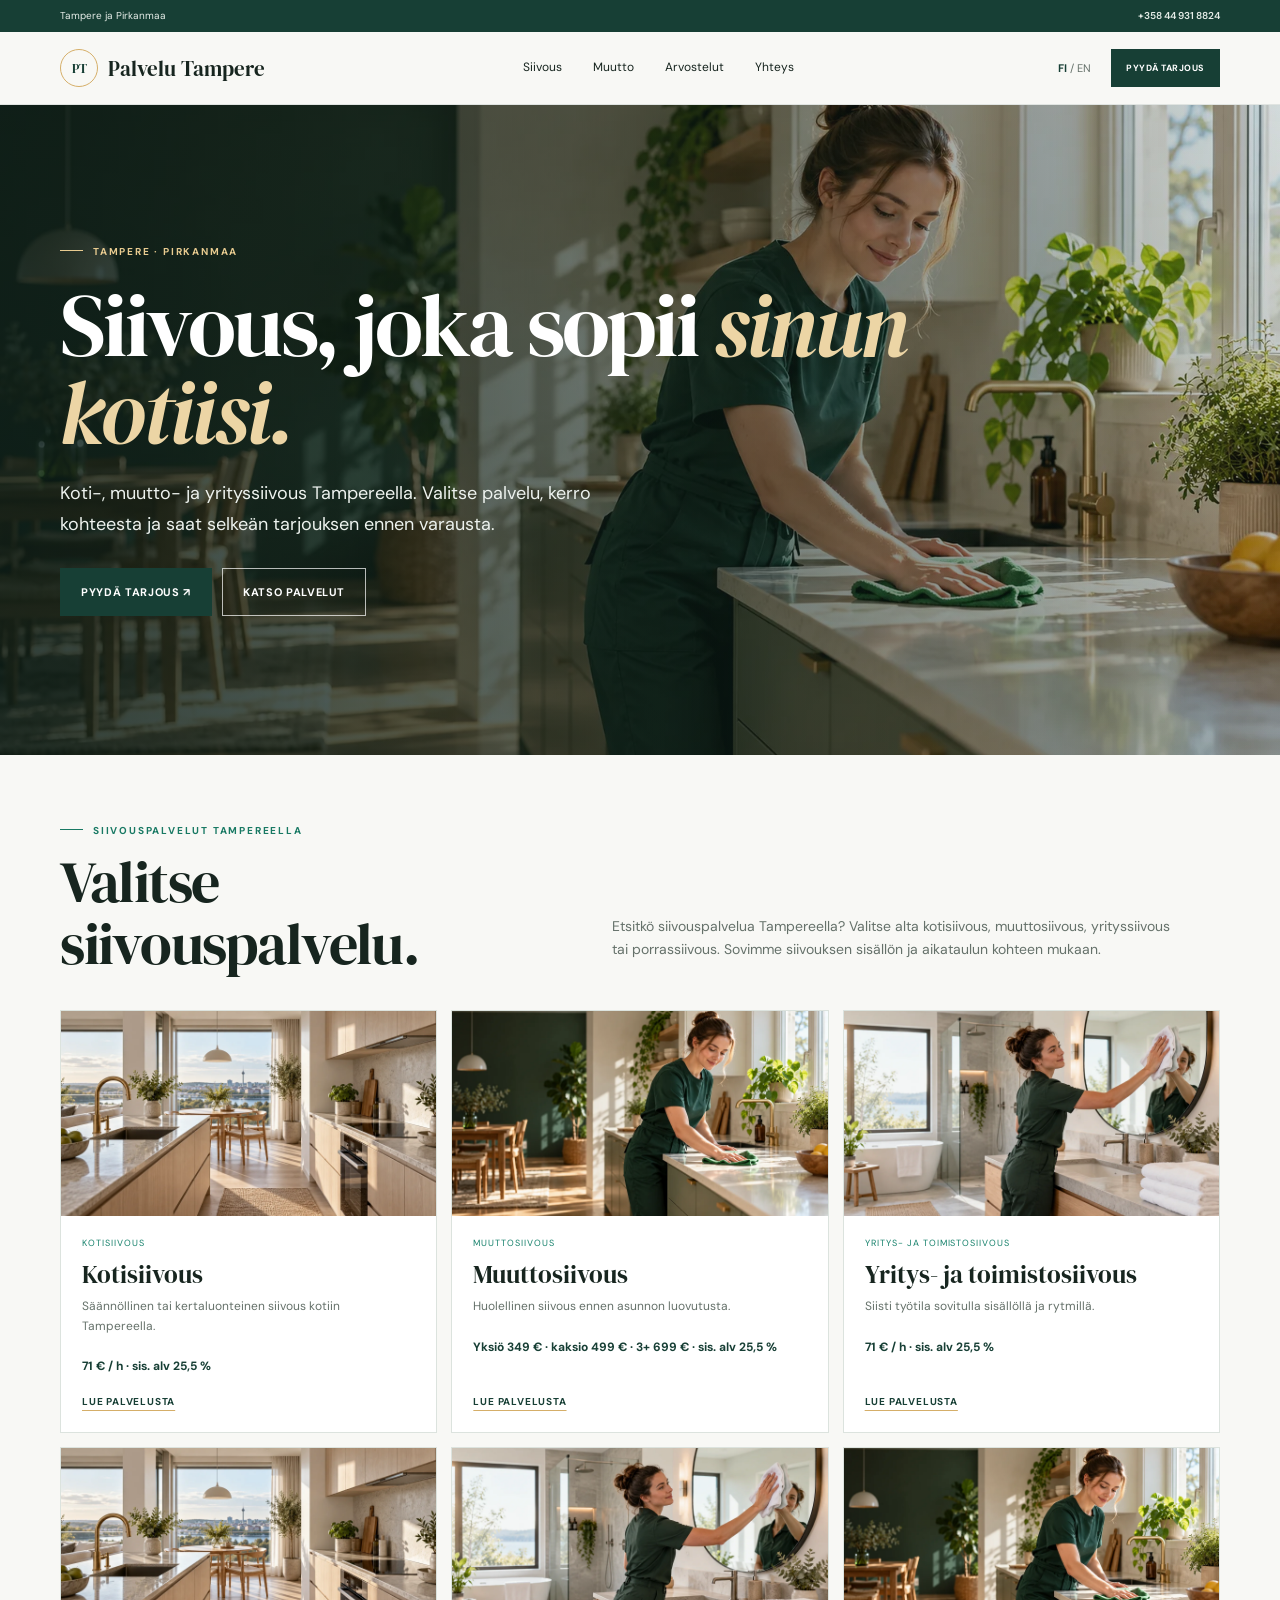
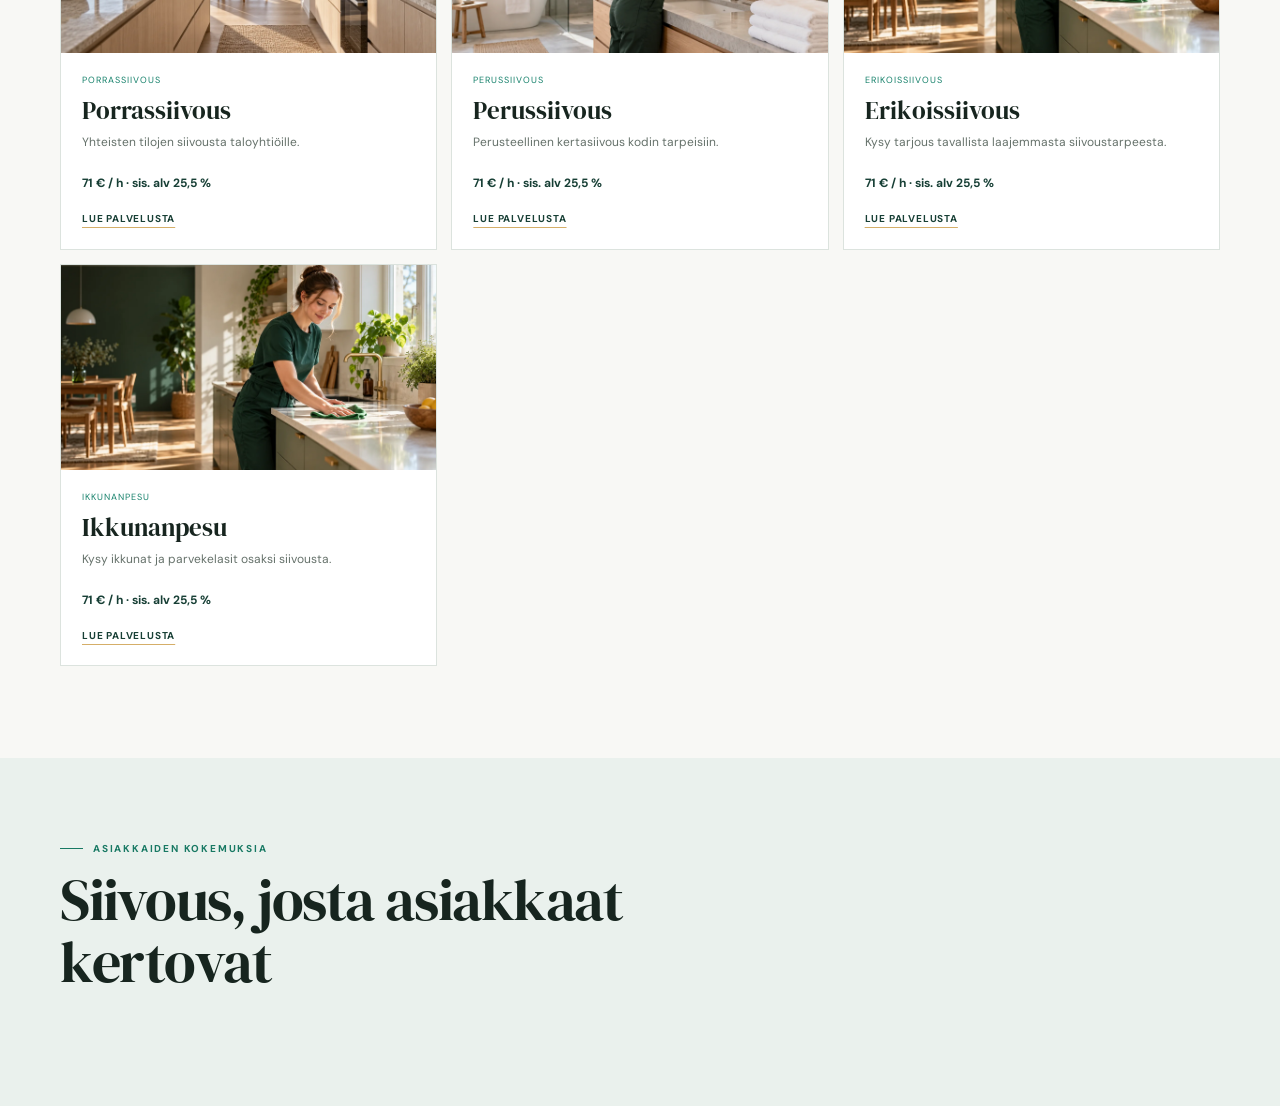
<file: siivouspalvelut-tampere/index.html>
<!doctype html><html lang="fi"><head><meta charset="utf-8"><meta name="viewport" content="width=device-width,initial-scale=1"><title>Siivouspalvelut Tampereella | Palvelu Tampere</title><meta name="description" content="Koti-, muutto- ja yrityssiivous Tampereella. Valitse palvelu, kerro kohteesta ja saat selkeän tarjouksen ennen varausta."><link rel="canonical" href="https://palvelutampere.fi/siivouspalvelut-tampere/"><meta property="og:title" content="Siivouspalvelut Tampereella | Palvelu Tampere"><meta property="og:description" content="Koti-, muutto- ja yrityssiivous Tampereella. Valitse palvelu, kerro kohteesta ja saat selkeän tarjouksen ennen varausta."><meta property="og:type" content="website"><meta name="theme-color" content="#163f35"><link rel="stylesheet" href="../styles.css"><script type="text/javascript">
    (function(c,l,a,r,i,t,y){
        c[a]=c[a]||function(){(c[a].q=c[a].q||[]).push(arguments)};
        t=l.createElement(r);t.async=1;t.src="https://www.clarity.ms/tag/"+i;
        y=l.getElementsByTagName(r)[0];y.parentNode.insertBefore(t,y);
    })(window, document, "clarity", "script", "z696t964r8");
</script>
<script async src="https://www.googletagmanager.com/gtag/js?id=G-45RFTEKZB6"></script>
<script>window.dataLayer=window.dataLayer||[];function gtag(){dataLayer.push(arguments)}gtag('js',new Date());gtag('config','G-45RFTEKZB6');</script><script type="application/ld+json">[{"@context":"https://schema.org","@type":"CleaningService","name":"Palvelu Tampere","url":"https://palvelutampere.fi/siivouspalvelut-tampere/","telephone":"+358449318824","areaServed":[{"@type":"City","name":"Tampere"},{"@type":"AdministrativeArea","name":"Pirkanmaa"}],"serviceType":["Kotisiivous","Muuttosiivous","Yritys- ja toimistosiivous","Porrassiivous","Perussiivous","Erikoissiivous","Ikkunanpesu"]},{"@context":"https://schema.org","@type":"FAQPage","mainEntity":[{"@type":"Question","name":"Miten siivouspalvelun hinta määräytyy?","acceptedAnswer":{"@type":"Answer","text":"Koti-, yritys-, porras-, perus- ja ikkunasiivous maksaa 71 € tunnilta. Muuttosiivouksella on kiinteä hinta asunnon koon mukaan. Hinnat sisältävät alv 25,5 %."}},{"@type":"Question","name":"Voinko tilata siivouksen vain kerran?","acceptedAnswer":{"@type":"Answer","text":"Kyllä. Voit pyytää kertasiivouksen tai sopia säännöllisestä siivouksesta."}},{"@type":"Question","name":"Millä alueella siivoatte?","acceptedAnswer":{"@type":"Answer","text":"Palvelemme Tampereella ja sovitusti lähialueilla Pirkanmaalla."}}]}]</script><meta name="robots" content="index,follow,max-image-preview:large"><link rel="alternate" type="text/plain" href="https://palvelutampere.fi/llms.txt" title="AI-readable site and service information"></head><body><div class="utility"><div class="wrap utility-inner"><span data-fi="Tampere ja Pirkanmaa" data-en="Tampere and Pirkanmaa">Tampere ja Pirkanmaa</span><a href="tel:+358449318824">+358 44 931 8824</a></div></div><header class="site-header"><div class="wrap header-inner"><a class="brand" href="../"><span class="brand-symbol" aria-hidden="true">PT</span><span>Palvelu Tampere</span></a><nav class="navlinks" id="nav"><a href="../siivouspalvelut-tampere/" data-fi="Siivous" data-en="Cleaning">Siivous</a><a href="../muuttopalvelu-tampere/" data-fi="Muutto" data-en="Moving">Muutto</a><a href="#arvostelut" data-fi="Arvostelut" data-en="Reviews">Arvostelut</a><a href="#yhteys" data-fi="Yhteys" data-en="Contact">Yhteys</a></nav><div class="header-actions"><button class="lang" id="lang" type="button" aria-label="Vaihda kieli"><span class="active">FI</span> / <span>EN</span></button><a class="button button-small" href="#yhteys" data-fi="Pyydä tarjous" data-en="Get a quote">Pyydä tarjous</a><button class="menu" id="menu" type="button" aria-label="Avaa valikko">☰</button></div></div></header><main><section class="page-hero"><video class="background-video" autoplay muted loop playsinline preload="metadata" poster="../assets/cleaning-hero.webp" aria-hidden="true"><source src="https://videos.pexels.com/video-files/4109498/4109498-uhd_4096_2160_25fps.mp4" type="video/mp4"></video><div class="home-hero-shade"></div><div class="wrap hero-content"><p class="eyebrow light" data-fi="Tampere · Pirkanmaa" data-en="Tampere · Pirkanmaa">Tampere · Pirkanmaa</p><h1 data-fi="Siivous, joka sopii <em>sinun kotiisi.</em>" data-en="Cleaning that fits <em>your space.</em>">Siivous, joka sopii <em>sinun kotiisi.</em></h1><p data-fi="Koti-, muutto- ja yrityssiivous Tampereella. Valitse palvelu, kerro kohteesta ja saat selkeän tarjouksen ennen varausta." data-en="Home, move-out and business cleaning in Tampere. Choose a service, tell us about the space and receive a clear quote before booking.">Koti-, muutto- ja yrityssiivous Tampereella. Valitse palvelu, kerro kohteesta ja saat selkeän tarjouksen ennen varausta.</p><div class="hero-actions"><a class="button" href="#yhteys" data-fi="Pyydä tarjous ↗" data-en="Get a quote ↗">Pyydä tarjous ↗</a><a class="button button-outline" href="#palvelut" data-fi="Katso palvelut" data-en="Explore services">Katso palvelut</a></div></div></section><section class="hub-intro"><div class="wrap hub-intro-grid"><div><p class="eyebrow" data-fi="Siivouspalvelut Tampereella" data-en="Cleaning services in Tampere">Siivouspalvelut Tampereella</p><h2 data-fi="Valitse siivouspalvelu." data-en="Choose a cleaning service.">Valitse siivouspalvelu.</h2></div><p data-fi="Etsitkö siivouspalvelua Tampereella? Valitse alta kotisiivous, muuttosiivous, yrityssiivous tai porrassiivous. Sovimme siivouksen sisällön ja aikataulun kohteen mukaan." data-en="Looking for a cleaning service in Tampere? Choose home cleaning, move-out cleaning, business cleaning or stairwell cleaning below. We agree the scope and schedule around the property.">Etsitkö siivouspalvelua Tampereella? Valitse alta kotisiivous, muuttosiivous, yrityssiivous tai porrassiivous. Sovimme siivouksen sisällön ja aikataulun kohteen mukaan.</p></div><div class="wrap service-grid"><a class="service-card" href="../kotisiivous-tampere/"><img src="../assets/cleaning-kitchen.webp" alt="" loading="lazy"><div><span class="service-card-kicker">Kotisiivous</span><h3 data-fi="Kotisiivous" data-en="Home cleaning">Kotisiivous</h3><p data-fi="Säännöllinen tai kertaluonteinen siivous kotiin Tampereella." data-en="One-time or recurring home cleaning in Tampere.">Säännöllinen tai kertaluonteinen siivous kotiin Tampereella.</p><p class="service-price">71 € / h · sis. alv 25,5 %</p><span class="card-link" data-fi="Lue palvelusta" data-en="Explore service">Lue palvelusta</span></div></a><a class="service-card" href="../muuttosiivous-tampere/"><img src="../assets/cleaning-hero.webp" alt="" loading="lazy"><div><span class="service-card-kicker">Muuttosiivous</span><h3 data-fi="Muuttosiivous" data-en="Move-out cleaning">Muuttosiivous</h3><p data-fi="Huolellinen siivous ennen asunnon luovutusta." data-en="A detailed clean before handing over a home.">Huolellinen siivous ennen asunnon luovutusta.</p><p class="service-price">Yksiö 349 € · kaksio 499 € · 3+ 699 € · sis. alv 25,5 %</p><span class="card-link" data-fi="Lue palvelusta" data-en="Explore service">Lue palvelusta</span></div></a><a class="service-card" href="../yrityssiivous-tampere/"><img src="../assets/cleaning-bathroom.webp" alt="" loading="lazy"><div><span class="service-card-kicker">Yritys- ja toimistosiivous</span><h3 data-fi="Yritys- ja toimistosiivous" data-en="Office & business cleaning">Yritys- ja toimistosiivous</h3><p data-fi="Siisti työtila sovitulla sisällöllä ja rytmillä." data-en="Workspaces cleaned to an agreed scope and schedule.">Siisti työtila sovitulla sisällöllä ja rytmillä.</p><p class="service-price">71 € / h · sis. alv 25,5 %</p><span class="card-link" data-fi="Lue palvelusta" data-en="Explore service">Lue palvelusta</span></div></a><a class="service-card" href="../porrassiivous-tampere/"><img src="../assets/cleaning-kitchen.webp" alt="" loading="lazy"><div><span class="service-card-kicker">Porrassiivous</span><h3 data-fi="Porrassiivous" data-en="Stairwell cleaning">Porrassiivous</h3><p data-fi="Yhteisten tilojen siivousta taloyhtiöille." data-en="Cleaning shared areas for housing companies.">Yhteisten tilojen siivousta taloyhtiöille.</p><p class="service-price">71 € / h · sis. alv 25,5 %</p><span class="card-link" data-fi="Lue palvelusta" data-en="Explore service">Lue palvelusta</span></div></a><a class="service-card" href="../perussiivous-tampere/"><img src="../assets/cleaning-bathroom.webp" alt="" loading="lazy"><div><span class="service-card-kicker">Perussiivous</span><h3 data-fi="Perussiivous" data-en="Deep cleaning">Perussiivous</h3><p data-fi="Perusteellinen kertasiivous kodin tarpeisiin." data-en="A thorough one-time clean for your home.">Perusteellinen kertasiivous kodin tarpeisiin.</p><p class="service-price">71 € / h · sis. alv 25,5 %</p><span class="card-link" data-fi="Lue palvelusta" data-en="Explore service">Lue palvelusta</span></div></a><a class="service-card" href="../erikoissiivous-tampere/"><img src="../assets/cleaning-hero.webp" alt="" loading="lazy"><div><span class="service-card-kicker">Erikoissiivous</span><h3 data-fi="Erikoissiivous" data-en="Special cleaning">Erikoissiivous</h3><p data-fi="Kysy tarjous tavallista laajemmasta siivoustarpeesta." data-en="Request a quote for a more specific cleaning need.">Kysy tarjous tavallista laajemmasta siivoustarpeesta.</p><p class="service-price">71 € / h · sis. alv 25,5 %</p><span class="card-link" data-fi="Lue palvelusta" data-en="Explore service">Lue palvelusta</span></div></a><a class="service-card" href="../ikkunanpesu-tampere/"><img src="../assets/cleaning-hero.webp" alt="" loading="lazy"><div><span class="service-card-kicker">Ikkunanpesu</span><h3 data-fi="Ikkunanpesu" data-en="Window cleaning">Ikkunanpesu</h3><p data-fi="Kysy ikkunat ja parvekelasit osaksi siivousta." data-en="Ask about adding windows and balcony glazing.">Kysy ikkunat ja parvekelasit osaksi siivousta.</p><p class="service-price">71 € / h · sis. alv 25,5 %</p><span class="card-link" data-fi="Lue palvelusta" data-en="Explore service">Lue palvelusta</span></div></a></div></section><section class="reviews-section" id="arvostelut"><div class="wrap"><div class="section-heading"><p class="eyebrow" data-fi="Asiakkaiden kokemuksia" data-en="Customer feedback">Asiakkaiden kokemuksia</p><h2 data-fi="Siivous, josta asiakkaat kertovat" data-en="Cleaning, in customers’ words">Siivous, josta asiakkaat kertovat</h2></div><div class="review-carousel" data-review-carousel><div class="review-track"><!-- Kopioi tai poista yksittäisiä article.review-slide-osioita arvostelujen päivittämiseksi. --
<article class="review-slide"><figure><img src="../assets/cleaning-kitchen.webp" alt="" loading="lazy"><figcaption data-fi="Kuvituskuva palvelusta" data-en="Illustrative service photo">Kuvituskuva palvelusta</figcaption></figure><div class="review-slide-copy"><div class="review-meta"><span class="google-mark">G</span><span data-fi="Google-arvostelu · muuttosiivous" data-en="Google review · move-out clean">Google-arvostelu · muuttosiivous</span><span class="stars" aria-label="5 tähteä">★★★★★</span></div><blockquote data-fi="“Erittäin hyvä kokemus ja todella huolellista työtä.”" data-en="“Very good experience and very thorough work.”">“Erittäin hyvä kokemus ja todella huolellista työtä.”</blockquote><p data-fi="Muuttosiivous ja ikkunanpesu" data-en="Move-out and window cleaning">Muuttosiivous ja ikkunanpesu</p></div></article><article class="review-slide"><figure><img src="../assets/cleaning-bathroom.webp" alt="" loading="lazy"><figcaption data-fi="Kuvituskuva palvelusta" data-en="Illustrative service photo">Kuvituskuva palvelusta</figcaption></figure><div class="review-slide-copy"><div class="review-meta"><span class="google-mark">G</span><span data-fi="Google-arvostelu · kotisiivous" data-en="Google review · home cleaning">Google-arvostelu · kotisiivous</span><span class="stars" aria-label="5 tähteä">★★★★★</span></div><blockquote data-fi="“Työ tehtiin huolellisesti, ammattimaisesti ja ajallaan. Asunto jätettiin siistiksi ja raikkaaksi.”" data-en="“The work was careful, professional and on time. The apartment was left clean and fresh.”">“Työ tehtiin huolellisesti, ammattimaisesti ja ajallaan. Asunto jätettiin siistiksi ja raikkaaksi.”</blockquote><p data-fi="Asiakkaan palaute" data-en="Customer feedback">Asiakkaan palaute</p></div></article><article class="review-slide"><figure><img src="../assets/cleaning-hero.webp" alt="" loading="lazy"><figcaption data-fi="Kuvituskuva palvelusta" data-en="Illustrative service photo">Kuvituskuva palvelusta</figcaption></figure><div class="review-slide-copy"><div class="review-meta"><span class="review-badge" data-fi="Asiakaspalaute" data-en="Customer feedback">Asiakaspalaute</span><span data-fi="Asiakaspalaute · muuttosiivous" data-en="Customer feedback · move-out clean">Asiakaspalaute · muuttosiivous</span><span class="stars" aria-label="5 tähteä">★★★★★</span></div><blockquote data-fi="“Tilasimme muuttosiivouksen. Siivous onnistui todella hyvin, ja sain vakuuden takaisin hyvän siivouksen ansiosta.”" data-en="“We ordered a move-out clean. It turned out really well, and I got my deposit back thanks to the good cleaning.”">“Tilasimme muuttosiivouksen. Siivous onnistui todella hyvin, ja sain vakuuden takaisin hyvän siivouksen ansiosta.”</blockquote><p data-fi="Asiakkaan palaute" data-en="Customer feedback">Asiakkaan palaute</p></div></article>
</div><div class="carousel-controls"><button class="carousel-arrow" type="button" data-carousel-prev aria-label="Edellinen arvostelu">←</button><div class="carousel-dots" aria-label="Arvostelut"></div><button class="carousel-arrow" type="button" data-carousel-next aria-label="Seuraava arvostelu">→</button></div></div></div></section><section class="price-section" id="hinnat"><div class="wrap"><div class="section-heading"><p class="eyebrow" data-fi="Palveluhinnat" data-en="Service prices">Palveluhinnat</p><h2 data-fi="Yksi selkeä hinta palvelua kohden." data-en="One clear price for each service.">Yksi selkeä hinta palvelua kohden.</h2><p data-fi="Kaikki alla olevat hinnat sisältävät 25,5 % arvonlisäveron." data-en="All prices below include 25.5% VAT.">Kaikki alla olevat hinnat sisältävät 25,5 % arvonlisäveron.</p></div><div class="price-grid"><article class="price-card"><span data-fi="Koti" data-en="Home">Koti</span><h3 data-fi="Kotisiivous" data-en="Home cleaning">Kotisiivous</h3><strong>71 € / h</strong><small data-fi="Työ ja sovittu siivousvälineistö. Sisältää alv 25,5 %." data-en="Labour and agreed cleaning supplies. Includes 25.5% VAT.">Työ ja sovittu siivousvälineistö. Sisältää alv 25,5 %.</small><a class="card-link" href="../kotisiivous-tampere/" data-fi="Varaa palvelu ↗" data-en="Book service ↗">Varaa palvelu ↗</a></article><article class="price-card"><span data-fi="Muutto" data-en="Moving">Muutto</span><h3 data-fi="Muuttosiivous · yksiö" data-en="Move-out clean · studio">Muuttosiivous · yksiö</h3><strong>349 €</strong><small data-fi="Kiinteä hinta normaalikuntoiseen yksiöön. Sis. alv 25,5 %." data-en="Fixed price for a studio in normal condition. Incl. 25.5% VAT.">Kiinteä hinta normaalikuntoiseen yksiöön. Sis. alv 25,5 %.</small><a class="card-link" href="../muuttosiivous-tampere/" data-fi="Varaa palvelu ↗" data-en="Book service ↗">Varaa palvelu ↗</a></article><article class="price-card"><span data-fi="Muutto" data-en="Moving">Muutto</span><h3 data-fi="Muuttosiivous · kaksio" data-en="Move-out clean · 2 rooms">Muuttosiivous · kaksio</h3><strong>499 €</strong><small data-fi="Kiinteä hinta normaalikuntoiseen kaksioon. Sis. alv 25,5 %." data-en="Fixed price for a 2-room home in normal condition. Incl. 25.5% VAT.">Kiinteä hinta normaalikuntoiseen kaksioon. Sis. alv 25,5 %.</small><a class="card-link" href="../muuttosiivous-tampere/" data-fi="Varaa palvelu ↗" data-en="Book service ↗">Varaa palvelu ↗</a></article><article class="price-card"><span data-fi="Muutto" data-en="Moving">Muutto</span><h3 data-fi="Muuttosiivous · 3+ huonetta" data-en="Move-out clean · 3+ rooms">Muuttosiivous · 3+ huonetta</h3><strong>699 €</strong><small data-fi="Kiinteä hinta normaalikuntoiseen 3+ huoneen kotiin. Sis. alv 25,5 %." data-en="Fixed price for a 3+ room home in normal condition. Incl. 25.5% VAT.">Kiinteä hinta normaalikuntoiseen 3+ huoneen kotiin. Sis. alv 25,5 %.</small><a class="card-link" href="../muuttosiivous-tampere/" data-fi="Varaa palvelu ↗" data-en="Book service ↗">Varaa palvelu ↗</a></article><article class="price-card"><span data-fi="Yrityksille" data-en="For businesses">Yrityksille</span><h3 data-fi="Yritys- ja toimistosiivous" data-en="Office & business cleaning">Yritys- ja toimistosiivous</h3><strong>71 € / h</strong><small data-fi="Yhtä siivoojaa kohden. Sisältää alv 25,5 %." data-en="Per cleaner. Includes 25.5% VAT.">Yhtä siivoojaa kohden. Sisältää alv 25,5 %.</small><a class="card-link" href="../yrityssiivous-tampere/" data-fi="Varaa palvelu ↗" data-en="Book service ↗">Varaa palvelu ↗</a></article><article class="price-card"><span data-fi="Taloyhtiöille" data-en="For housing companies">Taloyhtiöille</span><h3 data-fi="Porrassiivous" data-en="Stairwell cleaning">Porrassiivous</h3><strong>71 € / h</strong><small data-fi="Yhtä siivoojaa kohden. Sisältää alv 25,5 %." data-en="Per cleaner. Includes 25.5% VAT.">Yhtä siivoojaa kohden. Sisältää alv 25,5 %.</small><a class="card-link" href="../porrassiivous-tampere/" data-fi="Varaa palvelu ↗" data-en="Book service ↗">Varaa palvelu ↗</a></article><article class="price-card"><span data-fi="Koti" data-en="Home">Koti</span><h3 data-fi="Perus- ja erikoissiivous" data-en="Deep and special cleaning">Perus- ja erikoissiivous</h3><strong>71 € / h</strong><small data-fi="Työaika veloitetaan toteutuneen työn mukaan. Sis. alv 25,5 %." data-en="Billed for the time worked. Incl. 25.5% VAT.">Työaika veloitetaan toteutuneen työn mukaan. Sis. alv 25,5 %.</small><a class="card-link" href="../perussiivous-tampere/" data-fi="Varaa palvelu ↗" data-en="Book service ↗">Varaa palvelu ↗</a></article><article class="price-card"><span data-fi="Lisäpalvelu" data-en="Extra service">Lisäpalvelu</span><h3 data-fi="Ikkunanpesu" data-en="Window cleaning">Ikkunanpesu</h3><strong>71 € / h</strong><small data-fi="Työaika veloitetaan toteutuneen työn mukaan. Sis. alv 25,5 %." data-en="Billed for the time worked. Incl. 25.5% VAT.">Työaika veloitetaan toteutuneen työn mukaan. Sis. alv 25,5 %.</small><a class="card-link" href="../ikkunanpesu-tampere/" data-fi="Varaa palvelu ↗" data-en="Book service ↗">Varaa palvelu ↗</a></article></div><p class="fine-print" data-fi="Muuttosiivouksen kiinteä hinta koskee normaalikuntoista, tyhjennettyä asuntoa ja sivulla kuvattua vakiotyötä. Poikkeavat lisätyöt sovitaan ja hinnoitellaan etukäteen." data-en="Move-out flat prices apply to an emptied home in normal condition and the standard scope shown on the service page. Any additional work is agreed and priced in advance.">Muuttosiivouksen kiinteä hinta koskee normaalikuntoista, tyhjennettyä asuntoa ja sivulla kuvattua vakiotyötä. Poikkeavat lisätyöt sovitaan ja hinnoitellaan etukäteen.</p></div></section><section class="faq-section"><div class="wrap faq-layout"><div><p class="eyebrow" data-fi="Usein kysyttyä" data-en="Common questions">Usein kysyttyä</p><h2 data-fi="Hyvä tietää ennen varausta." data-en="Good to know before booking.">Hyvä tietää ennen varausta.</h2></div><div><details><summary data-fi="Miten siivouspalvelun hinta määräytyy?" data-en="How is the cleaning price calculated?">Miten siivouspalvelun hinta määräytyy?</summary><p data-fi="Koti-, yritys-, porras-, perus- ja ikkunasiivous maksaa 71 € tunnilta. Muuttosiivouksella on kiinteä hinta asunnon koon mukaan. Hinnat sisältävät alv 25,5 %." data-en="Home, business, stairwell, deep and window cleaning costs €71 per hour. Move-out cleaning has a fixed price by home size. Prices include 25.5% VAT.">Koti-, yritys-, porras-, perus- ja ikkunasiivous maksaa 71 € tunnilta. Muuttosiivouksella on kiinteä hinta asunnon koon mukaan. Hinnat sisältävät alv 25,5 %.</p></details><details><summary data-fi="Voinko tilata siivouksen vain kerran?" data-en="Can I book a one-time clean?">Voinko tilata siivouksen vain kerran?</summary><p data-fi="Kyllä. Voit pyytää kertasiivouksen tai sopia säännöllisestä siivouksesta." data-en="Yes. Request a one-time clean or discuss a recurring schedule.">Kyllä. Voit pyytää kertasiivouksen tai sopia säännöllisestä siivouksesta.</p></details><details><summary data-fi="Millä alueella siivoatte?" data-en="Where do you provide cleaning?">Millä alueella siivoatte?</summary><p data-fi="Palvelemme Tampereella ja sovitusti lähialueilla Pirkanmaalla." data-en="We serve Tampere and nearby parts of Pirkanmaa by agreement.">Palvelemme Tampereella ja sovitusti lähialueilla Pirkanmaalla.</p></details></div></div></section><section class="case-section"><div class="wrap case-layout"><img src="../assets/cleaning-kitchen.webp" alt="" loading="lazy"><div><p class="eyebrow" data-fi="Työnäyte · Tampere" data-en="Project example · Tampere">Työnäyte · Tampere</p><h2 data-fi="Muuttosiivous ja ikkunanpesu Tampereella" data-en="Move-out clean and window cleaning in Tampere">Muuttosiivous ja ikkunanpesu Tampereella</h2><p data-fi="Esimerkki työn sisällöstä: keittiö, kylpyhuone, lattiat ja sovitut ikkunat puhdistettiin ennen asunnon luovutusta." data-en="Example scope: kitchen, bathroom, floors and agreed windows were cleaned before the home handover.">Esimerkki työn sisällöstä: keittiö, kylpyhuone, lattiat ja sovitut ikkunat puhdistettiin ennen asunnon luovutusta.</p><a class="text-link" href="#yhteys" data-fi="Kysy vastaavasta palvelusta ↗" data-en="Ask about a similar service ↗">Kysy vastaavasta palvelusta ↗</a></div></div></section><section class="contact-section" id="yhteys"><div class="wrap contact-layout"><div><p class="eyebrow" data-fi="Seuraava askel" data-en="Next step">Seuraava askel</p><h2 data-fi="Kerro kohteesta. Saat selkeän tarjouksen." data-en="Tell us about the job. Get a clear quote.">Kerro kohteesta. Saat selkeän tarjouksen.</h2><p data-fi="Aloita varauspyyntö helpoilla valinnoilla. Soitamme pian ja vahvistamme yksityiskohdat." data-en="Start a booking request with a few simple choices. We will call soon to confirm the details.">Aloita varauspyyntö helpoilla valinnoilla. Soitamme pian ja vahvistamme yksityiskohdat.</p><a class="contact-phone" href="tel:+358449318824">+358 44 931 8824 ↗</a><p class="legal-note">Y-tunnus 3549202-5</p></div><form class="quote-form" data-service="cleaning"><label><span data-fi="Nimi" data-en="Name">Nimi</span><input name="name" autocomplete="name" required></label><label><span data-fi="Puhelin tai sähköposti" data-en="Phone or email">Puhelin tai sähköposti</span><input name="contact" autocomplete="tel" required></label><label><span data-fi="Palvelu" data-en="Service">Palvelu</span><select name="service"><option data-fi="Kotisiivous" data-en="Home cleaning">Kotisiivous</option><option data-fi="Muuttosiivous" data-en="Move-out cleaning">Muuttosiivous</option><option data-fi="Yritys- tai toimistosiivous" data-en="Business or office cleaning">Yritys- tai toimistosiivous</option><option data-fi="Porrassiivous" data-en="Stairwell cleaning">Porrassiivous</option><option data-fi="Perussiivous" data-en="Deep cleaning">Perussiivous</option><option data-fi="Ikkunanpesu" data-en="Window cleaning">Ikkunanpesu</option></select></label><label><span data-fi="Toivottu päivä" data-en="Preferred date">Toivottu päivä</span><input name="date" type="date"></label><label class="full"><span data-fi="Kohde ja lisätiedot" data-en="Property and details">Kohde ja lisätiedot</span><textarea name="details" rows="3"></textarea></label><button class="button full" type="submit"><span data-fi="Jatka WhatsAppiin" data-en="Continue to WhatsApp">Jatka WhatsAppiin</span> ↗</button><small class="full" data-fi="Lähettäminen avaa WhatsAppin. Tietoja ei tallenneta tällä sivulla." data-en="Submitting opens WhatsApp. This page does not store your details.">Lähettäminen avaa WhatsAppin. Tietoja ei tallenneta tällä sivulla.</small></form></div></section></main><footer class="site-footer"><div class="wrap footer-inner"><a class="brand brand-footer" href="../"><span class="brand-symbol" aria-hidden="true">PT</span><span>Palvelu Tampere</span></a><p data-fi="Muutto- ja siivouspalvelut Tampereella ja Pirkanmaalla." data-en="Moving and cleaning services in Tampere and Pirkanmaa.">Muutto- ja siivouspalvelut Tampereella ja Pirkanmaalla.</p><div class="footer-contact"><a href="tel:+358449318824">+358 44 931 8824</a><span>Y-tunnus 3549202-5</span></div><small>© 2026 Palvelu Tampere</small></div></footer><div class="floating-cta"><a href="tel:+358449318824" class="floating-call"><span aria-hidden="true">☎</span><span data-fi="Soita" data-en="Call">Soita</span></a><a href="#booking-modal" class="floating-book"><span data-fi="Varaa siivous" data-en="Book cleaning">Varaa siivous</span> ↗</a></div><div class="booking-modal" id="booking-modal"><a class="booking-backdrop" href="#yhteys" data-booking-close aria-label="Sulje varausikkuna"></a><section class="booking-dialog" role="dialog" aria-modal="true" aria-labelledby="booking-title"><a class="booking-close" href="#yhteys" data-booking-close aria-label="Sulje varausikkuna">×</a><div class="booking-progress"><span></span></div><div class="booking-content"><p class="eyebrow" data-fi="Varaus Tampereella" data-en="Booking in Tampere">Varaus Tampereella</p><h2 id="booking-title" data-fi="Varaa siivous tai muutto" data-en="Book cleaning or moving">Varaa siivous tai muutto</h2><p data-fi="Valitse palvelu ja kerro muutamalla helpolla valinnalla, mitä tarvitset. Soitamme ja vahvistamme varauksen." data-en="Choose a service and tell us what you need with a few easy choices. We will call to confirm your booking.">Valitse palvelu ja kerro muutamalla helpolla valinnalla, mitä tarvitset. Soitamme ja vahvistamme varauksen.</p><a class="button booking-primary" href="tel:+358449318824" data-fi="Soita +358 44 931 8824" data-en="Call +358 44 931 8824">Soita +358 44 931 8824</a></div></section></div><script src="../booking-config.js" defer></script><script src="../site.js" defer></script></body></html>
</file>
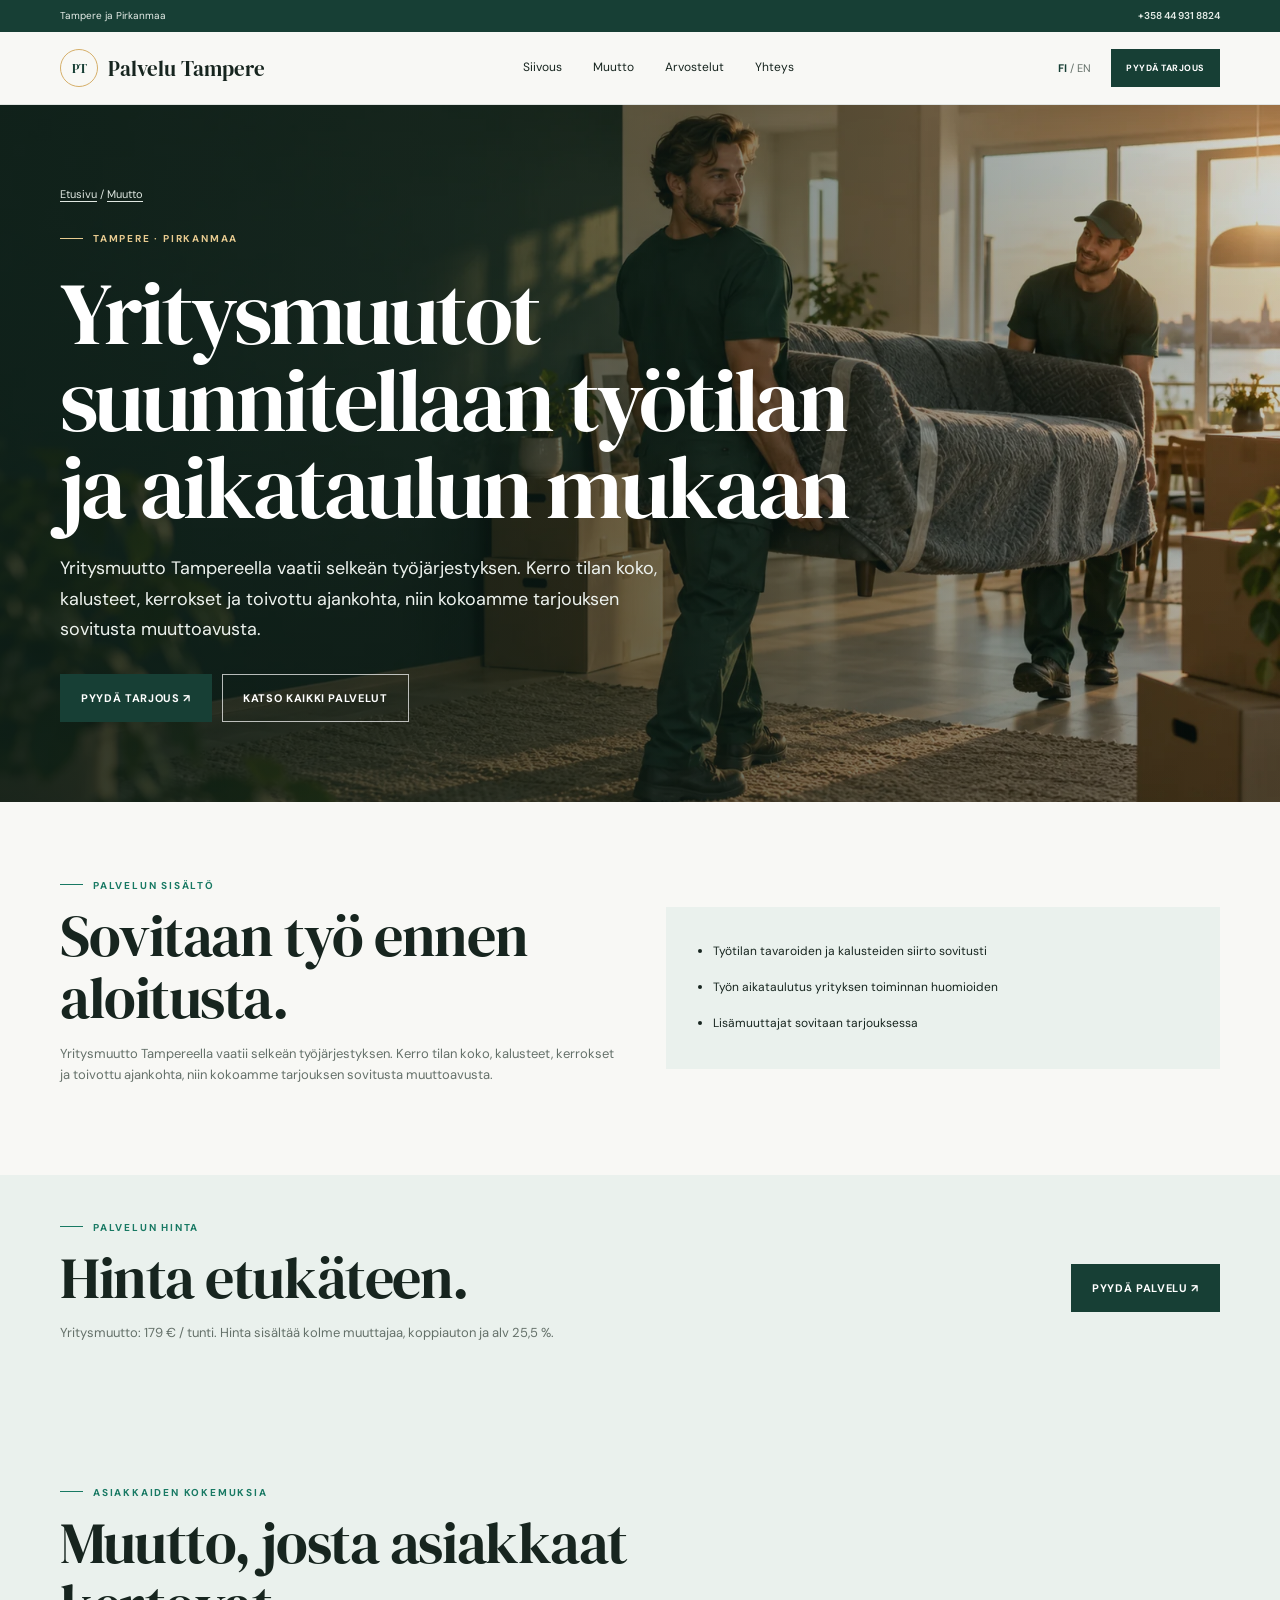
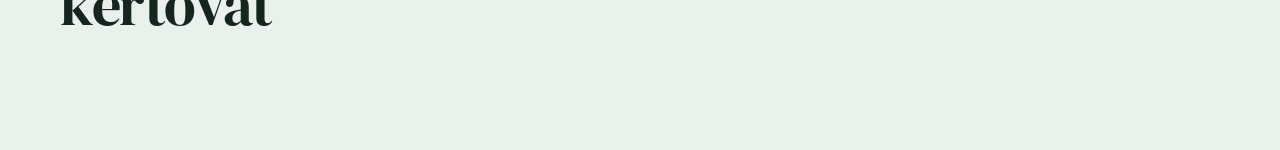
<file: yritysmuutto-tampere/index.html>
<!doctype html><html lang="fi"><head><meta charset="utf-8"><meta name="viewport" content="width=device-width,initial-scale=1"><title>Yritysmuutto Tampereella | Palvelu Tampere</title><meta name="description" content="Yritysmuutto Tampereella vaatii selkeän työjärjestyksen. Kerro tilan koko, kalusteet, kerrokset ja toivottu ajankohta, niin kokoamme tarjouksen sovitusta muuttoavusta."><link rel="canonical" href="https://palvelutampere.fi/yritysmuutto-tampere/"><meta property="og:title" content="Yritysmuutto Tampereella | Palvelu Tampere"><meta property="og:description" content="Yritysmuutto Tampereella vaatii selkeän työjärjestyksen. Kerro tilan koko, kalusteet, kerrokset ja toivottu ajankohta, niin kokoamme tarjouksen sovitusta muuttoavusta."><meta property="og:type" content="website"><meta name="theme-color" content="#163f35"><link rel="stylesheet" href="../styles.css"><script type="text/javascript">
    (function(c,l,a,r,i,t,y){
        c[a]=c[a]||function(){(c[a].q=c[a].q||[]).push(arguments)};
        t=l.createElement(r);t.async=1;t.src="https://www.clarity.ms/tag/"+i;
        y=l.getElementsByTagName(r)[0];y.parentNode.insertBefore(t,y);
    })(window, document, "clarity", "script", "z696t964r8");
</script>
<script async src="https://www.googletagmanager.com/gtag/js?id=G-45RFTEKZB6"></script>
<script>window.dataLayer=window.dataLayer||[];function gtag(){dataLayer.push(arguments)}gtag('js',new Date());gtag('config','G-45RFTEKZB6');</script><script type="application/ld+json">[{"@context":"https://schema.org","@type":"Service","name":"Yritysmuutto Tampereella","serviceType":"Yritysmuutto Tampereella","provider":{"@type":"LocalBusiness","name":"Palvelu Tampere","telephone":"+358449318824"},"areaServed":[{"@type":"City","name":"Tampere"},{"@type":"AdministrativeArea","name":"Pirkanmaa"}],"url":"https://palvelutampere.fi/yritysmuutto-tampere/"},{"@context":"https://schema.org","@type":"FAQPage","mainEntity":[{"@type":"Question","name":"Paljonko muutto Tampereella maksaa?","acceptedAnswer":{"@type":"Answer","text":"Hinta riippuu asunnon koosta, tavaramäärästä, osoitteista ja työn kestosta. Sivulla näkyvät kokoarviot auttavat suunnittelussa; vahvistamme hinnan ennen varausta."}},{"@type":"Question","name":"Tuleeko viikonlopusta tai kuunvaihteesta lisämaksu?","acceptedAnswer":{"@type":"Answer","text":"Ei erillistä viikonloppu- tai kuunvaihdelisää. Päivä varataan alustavasti ennen vahvistusta."}}]}]</script><meta name="robots" content="index,follow,max-image-preview:large"><link rel="alternate" type="text/plain" href="https://palvelutampere.fi/llms.txt" title="AI-readable site and service information"></head><body><div class="utility"><div class="wrap utility-inner"><span data-fi="Tampere ja Pirkanmaa" data-en="Tampere and Pirkanmaa">Tampere ja Pirkanmaa</span><a href="tel:+358449318824">+358 44 931 8824</a></div></div><header class="site-header"><div class="wrap header-inner"><a class="brand" href="../"><span class="brand-symbol" aria-hidden="true">PT</span><span>Palvelu Tampere</span></a><nav class="navlinks" id="nav"><a href="../siivouspalvelut-tampere/" data-fi="Siivous" data-en="Cleaning">Siivous</a><a href="../muuttopalvelu-tampere/" data-fi="Muutto" data-en="Moving">Muutto</a><a href="#arvostelut" data-fi="Arvostelut" data-en="Reviews">Arvostelut</a><a href="#yhteys" data-fi="Yhteys" data-en="Contact">Yhteys</a></nav><div class="header-actions"><button class="lang" id="lang" type="button" aria-label="Vaihda kieli"><span class="active">FI</span> / <span>EN</span></button><a class="button button-small" href="#yhteys" data-fi="Pyydä tarjous" data-en="Get a quote">Pyydä tarjous</a><button class="menu" id="menu" type="button" aria-label="Avaa valikko">☰</button></div></div></header><main><section class="page-hero"><video class="background-video" autoplay muted loop playsinline preload="metadata" poster="../assets/moving-hero.webp" aria-hidden="true"><source src="https://videos.pexels.com/video-files/4554450/4554450-uhd_4096_2160_25fps.mp4" type="video/mp4"></video><div class="home-hero-shade"></div><div class="wrap hero-content"><div class="crumbs"><a href="../" data-fi="Etusivu" data-en="Home">Etusivu</a> / <a href="../muuttopalvelu-tampere/" data-fi="Muutto" data-en="Moving">Muutto</a></div><p class="eyebrow light">Tampere · Pirkanmaa</p><h1 data-fi="Yritysmuutot suunnitellaan työtilan ja aikataulun mukaan" data-en="Business moves planned around your space and schedule">Yritysmuutot suunnitellaan työtilan ja aikataulun mukaan</h1><p data-fi="Yritysmuutto Tampereella vaatii selkeän työjärjestyksen. Kerro tilan koko, kalusteet, kerrokset ja toivottu ajankohta, niin kokoamme tarjouksen sovitusta muuttoavusta." data-en="A business move in Tampere needs a clear sequence. Share the space, furniture, floors and preferred date for a quote.">Yritysmuutto Tampereella vaatii selkeän työjärjestyksen. Kerro tilan koko, kalusteet, kerrokset ja toivottu ajankohta, niin kokoamme tarjouksen sovitusta muuttoavusta.</p><div class="hero-actions"><a class="button" href="#yhteys" data-fi="Pyydä tarjous ↗" data-en="Get a quote ↗">Pyydä tarjous ↗</a><a class="button button-outline" href="../muuttopalvelu-tampere/" data-fi="Katso kaikki palvelut" data-en="All services">Katso kaikki palvelut</a></div></div></section><section class="detail-section"><div class="wrap detail-grid"><div><p class="eyebrow" data-fi="Palvelun sisältö" data-en="What is included">Palvelun sisältö</p><h2 data-fi="Sovitaan työ ennen aloitusta." data-en="Agree the scope before work begins.">Sovitaan työ ennen aloitusta.</h2><p data-fi="Yritysmuutto Tampereella vaatii selkeän työjärjestyksen. Kerro tilan koko, kalusteet, kerrokset ja toivottu ajankohta, niin kokoamme tarjouksen sovitusta muuttoavusta." data-en="A business move in Tampere needs a clear sequence. Share the space, furniture, floors and preferred date for a quote.">Yritysmuutto Tampereella vaatii selkeän työjärjestyksen. Kerro tilan koko, kalusteet, kerrokset ja toivottu ajankohta, niin kokoamme tarjouksen sovitusta muuttoavusta.</p></div><div class="detail-panel"><ul data-list-fi="Työtilan tavaroiden ja kalusteiden siirto sovitusti|Työn aikataulutus yrityksen toiminnan huomioiden|Lisämuuttajat sovitaan tarjouksessa" data-list-en="Moving workspace items and furniture as agreed|Schedule planned around business operations|Additional movers agreed in the quote"><li>Työtilan tavaroiden ja kalusteiden siirto sovitusti</li><li>Työn aikataulutus yrityksen toiminnan huomioiden</li><li>Lisämuuttajat sovitaan tarjouksessa</li></ul></div></div></section><section class="price-single"><div class="wrap price-single-inner"><div><p class="eyebrow" data-fi="Palvelun hinta" data-en="Service price">Palvelun hinta</p><h2 data-fi="Hinta etukäteen." data-en="Know the price upfront.">Hinta etukäteen.</h2><p data-fi="Yritysmuutto: 179 € / tunti. Hinta sisältää kolme muuttajaa, koppiauton ja alv 25,5 %." data-en="Business move: €179 per hour. Includes three movers, a van and 25.5% VAT.">Yritysmuutto: 179 € / tunti. Hinta sisältää kolme muuttajaa, koppiauton ja alv 25,5 %.</p></div><a class="button" href="#yhteys" data-fi="Pyydä palvelu ↗" data-en="Book this service ↗">Pyydä palvelu ↗</a></div></section><section class="reviews-section" id="arvostelut"><div class="wrap"><div class="section-heading"><p class="eyebrow" data-fi="Asiakkaiden kokemuksia" data-en="Customer feedback">Asiakkaiden kokemuksia</p><h2 data-fi="Muutto, josta asiakkaat kertovat" data-en="Moving, in customers’ words">Muutto, josta asiakkaat kertovat</h2></div><div class="review-carousel" data-review-carousel><div class="review-track"><!-- Kopioi tai poista yksittäisiä article.review-slide-osioita arvostelujen päivittämiseksi. --
<article class="review-slide"><figure><img src="../assets/moving-team.webp" alt="" loading="lazy"><figcaption data-fi="Kuvituskuva palvelusta" data-en="Illustrative service photo">Kuvituskuva palvelusta</figcaption></figure><div class="review-slide-copy"><div class="review-meta"><span class="google-mark">G</span><span data-fi="Google-arvostelu · muuttopalvelu" data-en="Google review · moving service">Google-arvostelu · muuttopalvelu</span><span class="stars" aria-label="5 tähteä">★★★★★</span></div><blockquote data-fi="“Edullinen ja mukava muuttopalvelu. Nopea ja tehokas.”" data-en="“Affordable and convenient moving service. Fast and efficient.”">“Edullinen ja mukava muuttopalvelu. Nopea ja tehokas.”</blockquote><p data-fi="Kotimuutto · Tampere" data-en="Home move · Tampere">Kotimuutto · Tampere</p></div></article><article class="review-slide"><figure><img src="../assets/moving-boxes.webp" alt="" loading="lazy"><figcaption data-fi="Kuvituskuva palvelusta" data-en="Illustrative service photo">Kuvituskuva palvelusta</figcaption></figure><div class="review-slide-copy"><div class="review-meta"><span class="review-badge" data-fi="Asiakaspalaute" data-en="Customer feedback">Asiakaspalaute</span><span data-fi="Asiakaspalaute · muutto Ylöjärvellä" data-en="Customer feedback · move in Ylöjärvi">Asiakaspalaute · muutto Ylöjärvellä</span><span class="stars" aria-label="5 tähteä">★★★★★</span></div><blockquote data-fi="“He auttoivat muutossani lyhyellä varoitusajalla. Kaikki järjestyi ammattimaisesti, työ sujui nopeasti ja sain paljon tukea.”" data-en="“They helped with my move at short notice. Everything was arranged professionally, the work was quick and I received great support.”">“He auttoivat muutossani lyhyellä varoitusajalla. Kaikki järjestyi ammattimaisesti, työ sujui nopeasti ja sain paljon tukea.”</blockquote><p data-fi="Muutto · Ylöjärvi" data-en="Move · Ylöjärvi">Muutto · Ylöjärvi</p></div></article>
</div><div class="carousel-controls"><button class="carousel-arrow" type="button" data-carousel-prev aria-label="Edellinen arvostelu">←</button><div class="carousel-dots" aria-label="Arvostelut"></div><button class="carousel-arrow" type="button" data-carousel-next aria-label="Seuraava arvostelu">→</button></div></div></div></section><section class="faq-section"><div class="wrap faq-layout"><div><p class="eyebrow" data-fi="Usein kysyttyä" data-en="Common questions">Usein kysyttyä</p><h2 data-fi="Hyvä tietää ennen varausta." data-en="Good to know before booking.">Hyvä tietää ennen varausta.</h2></div><div><details><summary data-fi="Paljonko muutto Tampereella maksaa?" data-en="How much does a move in Tampere cost?">Paljonko muutto Tampereella maksaa?</summary><p data-fi="Hinta riippuu asunnon koosta, tavaramäärästä, osoitteista ja työn kestosta. Sivulla näkyvät kokoarviot auttavat suunnittelussa; vahvistamme hinnan ennen varausta." data-en="The price depends on home size, volume, addresses and time. The estimates on this page help with planning; we confirm the price before booking.">Hinta riippuu asunnon koosta, tavaramäärästä, osoitteista ja työn kestosta. Sivulla näkyvät kokoarviot auttavat suunnittelussa; vahvistamme hinnan ennen varausta.</p></details><details><summary data-fi="Tuleeko viikonlopusta tai kuunvaihteesta lisämaksu?" data-en="Is there a weekend or month-end surcharge?">Tuleeko viikonlopusta tai kuunvaihteesta lisämaksu?</summary><p data-fi="Ei erillistä viikonloppu- tai kuunvaihdelisää. Päivä varataan alustavasti ennen vahvistusta." data-en="There is no separate weekend or month-end surcharge. Dates are held tentatively before confirmation.">Ei erillistä viikonloppu- tai kuunvaihdelisää. Päivä varataan alustavasti ennen vahvistusta.</p></details></div></div></section><section class="contact-section" id="yhteys"><div class="wrap contact-layout"><div><p class="eyebrow" data-fi="Seuraava askel" data-en="Next step">Seuraava askel</p><h2 data-fi="Kerro kohteesta. Saat selkeän tarjouksen." data-en="Tell us about the job. Get a clear quote.">Kerro kohteesta. Saat selkeän tarjouksen.</h2><p data-fi="Aloita varauspyyntö helpoilla valinnoilla. Soitamme pian ja vahvistamme yksityiskohdat." data-en="Start a booking request with a few simple choices. We will call soon to confirm the details.">Aloita varauspyyntö helpoilla valinnoilla. Soitamme pian ja vahvistamme yksityiskohdat.</p><a class="contact-phone" href="tel:+358449318824">+358 44 931 8824 ↗</a><p class="legal-note">Y-tunnus 3549202-5</p></div><form class="quote-form" data-service="moving"><label><span data-fi="Nimi" data-en="Name">Nimi</span><input name="name" autocomplete="name" required></label><label><span data-fi="Puhelin tai sähköposti" data-en="Phone or email">Puhelin tai sähköposti</span><input name="contact" autocomplete="tel" required></label><label><span data-fi="Palvelu" data-en="Service">Palvelu</span><select name="service"><option data-fi="Kotimuutto" data-en="Home move">Kotimuutto</option><option data-fi="Yritysmuutto" data-en="Business move">Yritysmuutto</option><option data-fi="Muuttoapu" data-en="Moving help">Muuttoapu</option><option data-fi="Huonekalukuljetus" data-en="Furniture transport">Huonekalukuljetus</option><option data-fi="Muuttolaatikot" data-en="Moving boxes">Muuttolaatikot</option></select></label><label><span data-fi="Toivottu päivä" data-en="Preferred date">Toivottu päivä</span><input name="date" type="date"></label><label class="full"><span data-fi="Kohde ja lisätiedot" data-en="Property and details">Kohde ja lisätiedot</span><textarea name="details" rows="3"></textarea></label><button class="button full" type="submit"><span data-fi="Jatka WhatsAppiin" data-en="Continue to WhatsApp">Jatka WhatsAppiin</span> ↗</button><small class="full" data-fi="Lähettäminen avaa WhatsAppin. Tietoja ei tallenneta tällä sivulla." data-en="Submitting opens WhatsApp. This page does not store your details.">Lähettäminen avaa WhatsAppin. Tietoja ei tallenneta tällä sivulla.</small></form></div></section></main><footer class="site-footer"><div class="wrap footer-inner"><a class="brand brand-footer" href="../"><span class="brand-symbol" aria-hidden="true">PT</span><span>Palvelu Tampere</span></a><p data-fi="Muutto- ja siivouspalvelut Tampereella ja Pirkanmaalla." data-en="Moving and cleaning services in Tampere and Pirkanmaa.">Muutto- ja siivouspalvelut Tampereella ja Pirkanmaalla.</p><div class="footer-contact"><a href="tel:+358449318824">+358 44 931 8824</a><span>Y-tunnus 3549202-5</span></div><small>© 2026 Palvelu Tampere</small></div></footer><div class="floating-cta"><a href="tel:+358449318824" class="floating-call"><span aria-hidden="true">☎</span><span data-fi="Soita" data-en="Call">Soita</span></a><a href="#booking-modal" class="floating-book"><span data-fi="Varaa muutto" data-en="Book moving">Varaa muutto</span> ↗</a></div><div class="booking-modal" id="booking-modal"><a class="booking-backdrop" href="#yhteys" data-booking-close aria-label="Sulje varausikkuna"></a><section class="booking-dialog" role="dialog" aria-modal="true" aria-labelledby="booking-title"><a class="booking-close" href="#yhteys" data-booking-close aria-label="Sulje varausikkuna">×</a><div class="booking-progress"><span></span></div><div class="booking-content"><p class="eyebrow" data-fi="Varaus Tampereella" data-en="Booking in Tampere">Varaus Tampereella</p><h2 id="booking-title" data-fi="Varaa siivous tai muutto" data-en="Book cleaning or moving">Varaa siivous tai muutto</h2><p data-fi="Valitse palvelu ja kerro muutamalla helpolla valinnalla, mitä tarvitset. Soitamme ja vahvistamme varauksen." data-en="Choose a service and tell us what you need with a few easy choices. We will call to confirm your booking.">Valitse palvelu ja kerro muutamalla helpolla valinnalla, mitä tarvitset. Soitamme ja vahvistamme varauksen.</p><a class="button booking-primary" href="tel:+358449318824" data-fi="Soita +358 44 931 8824" data-en="Call +358 44 931 8824">Soita +358 44 931 8824</a></div></section></div><script src="../booking-config.js" defer></script><script src="../site.js" defer></script></body></html>
</file>
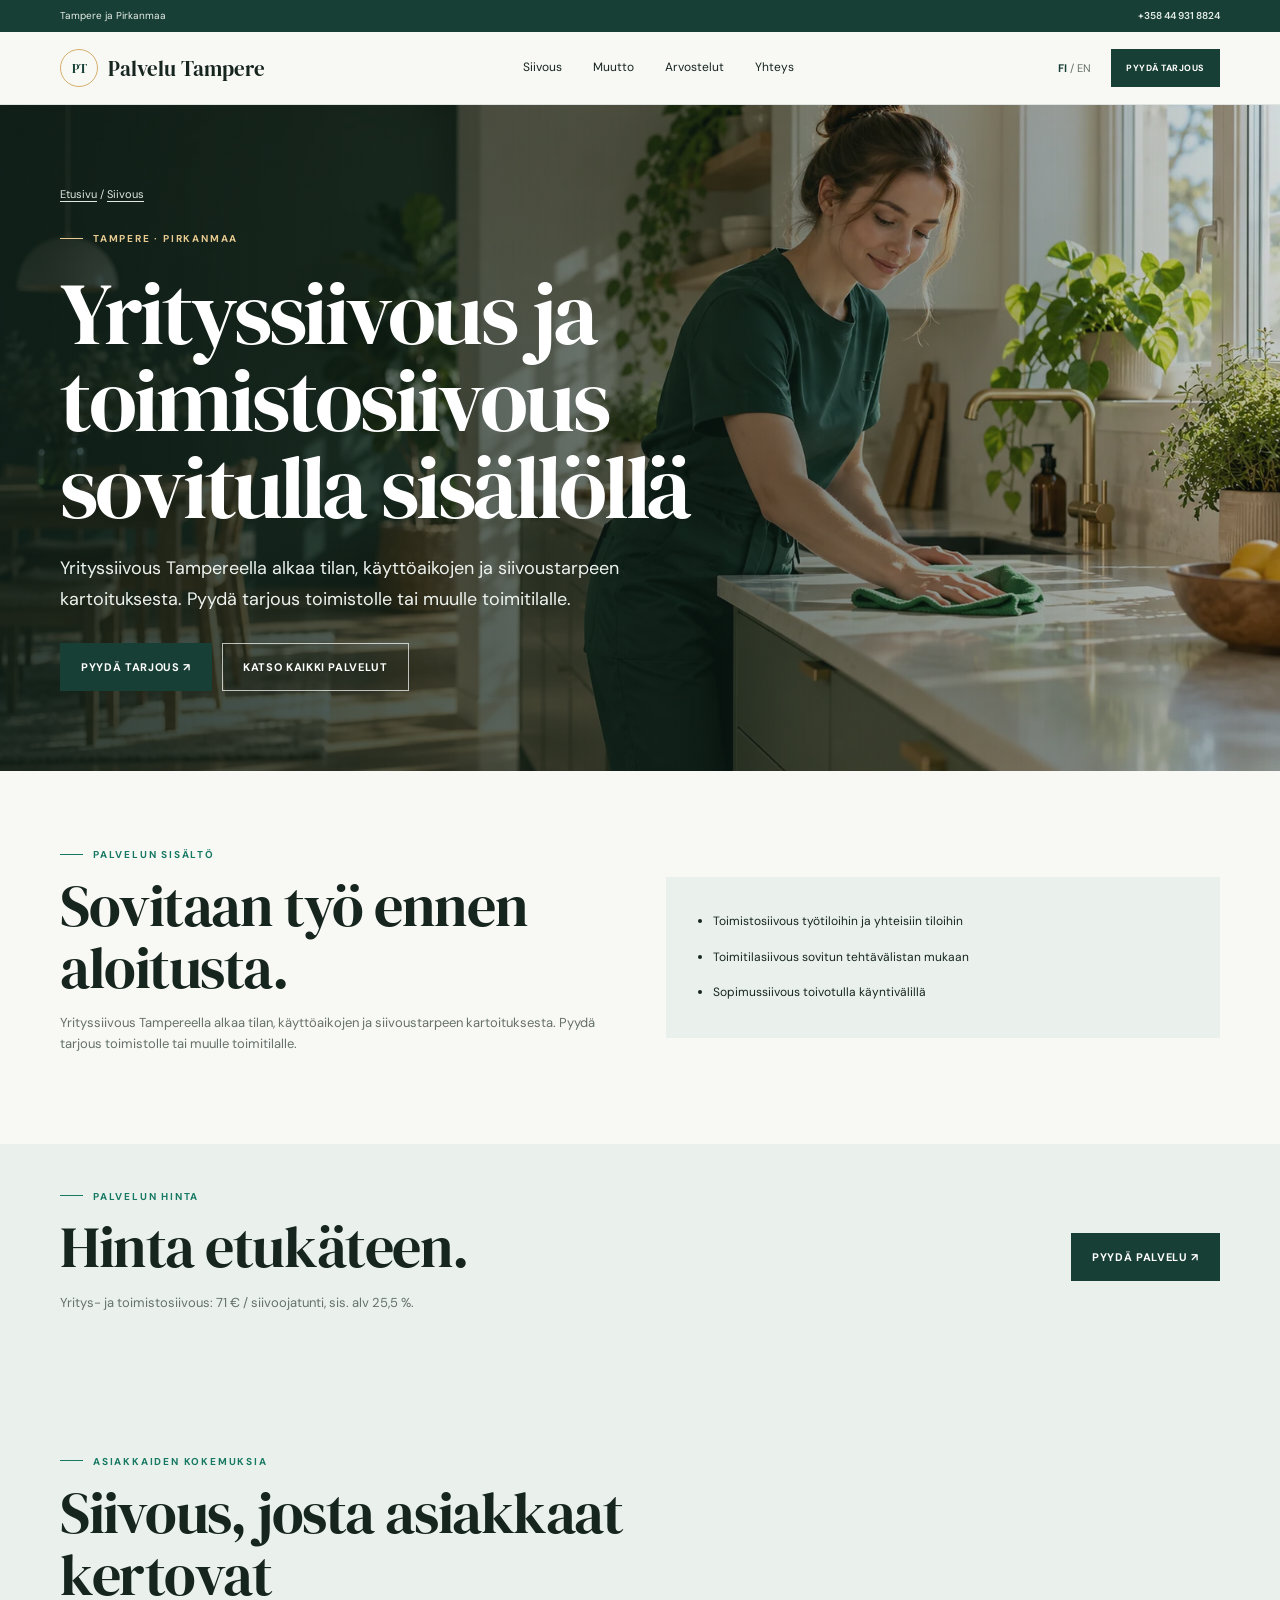
<file: yrityssiivous-tampere/index.html>
<!doctype html><html lang="fi"><head><meta charset="utf-8"><meta name="viewport" content="width=device-width,initial-scale=1"><title>Yrityssiivous Tampereella | Palvelu Tampere</title><meta name="description" content="Yrityssiivous Tampereella alkaa tilan, käyttöaikojen ja siivoustarpeen kartoituksesta. Pyydä tarjous toimistolle tai muulle toimitilalle."><link rel="canonical" href="https://palvelutampere.fi/yrityssiivous-tampere/"><meta property="og:title" content="Yrityssiivous Tampereella | Palvelu Tampere"><meta property="og:description" content="Yrityssiivous Tampereella alkaa tilan, käyttöaikojen ja siivoustarpeen kartoituksesta. Pyydä tarjous toimistolle tai muulle toimitilalle."><meta property="og:type" content="website"><meta name="theme-color" content="#163f35"><link rel="stylesheet" href="../styles.css"><script type="text/javascript">
    (function(c,l,a,r,i,t,y){
        c[a]=c[a]||function(){(c[a].q=c[a].q||[]).push(arguments)};
        t=l.createElement(r);t.async=1;t.src="https://www.clarity.ms/tag/"+i;
        y=l.getElementsByTagName(r)[0];y.parentNode.insertBefore(t,y);
    })(window, document, "clarity", "script", "z696t964r8");
</script>
<script async src="https://www.googletagmanager.com/gtag/js?id=G-45RFTEKZB6"></script>
<script>window.dataLayer=window.dataLayer||[];function gtag(){dataLayer.push(arguments)}gtag('js',new Date());gtag('config','G-45RFTEKZB6');</script><script type="application/ld+json">[{"@context":"https://schema.org","@type":"Service","name":"Yrityssiivous Tampereella","serviceType":"Yrityssiivous Tampereella","provider":{"@type":"LocalBusiness","name":"Palvelu Tampere","telephone":"+358449318824"},"areaServed":[{"@type":"City","name":"Tampere"},{"@type":"AdministrativeArea","name":"Pirkanmaa"}],"url":"https://palvelutampere.fi/yrityssiivous-tampere/"},{"@context":"https://schema.org","@type":"FAQPage","mainEntity":[{"@type":"Question","name":"Miten siivouspalvelun hinta määräytyy?","acceptedAnswer":{"@type":"Answer","text":"Hinta perustuu kohteen kokoon, työn sisältöön ja sovittuun aikatauluun. Kerromme hinnan ennen varauksen vahvistamista."}},{"@type":"Question","name":"Voinko tilata siivouksen vain kerran?","acceptedAnswer":{"@type":"Answer","text":"Kyllä. Voit pyytää kertasiivouksen tai sopia säännöllisestä siivouksesta."}}]}]</script><meta name="robots" content="index,follow,max-image-preview:large"><link rel="alternate" type="text/plain" href="https://palvelutampere.fi/llms.txt" title="AI-readable site and service information"></head><body><div class="utility"><div class="wrap utility-inner"><span data-fi="Tampere ja Pirkanmaa" data-en="Tampere and Pirkanmaa">Tampere ja Pirkanmaa</span><a href="tel:+358449318824">+358 44 931 8824</a></div></div><header class="site-header"><div class="wrap header-inner"><a class="brand" href="../"><span class="brand-symbol" aria-hidden="true">PT</span><span>Palvelu Tampere</span></a><nav class="navlinks" id="nav"><a href="../siivouspalvelut-tampere/" data-fi="Siivous" data-en="Cleaning">Siivous</a><a href="../muuttopalvelu-tampere/" data-fi="Muutto" data-en="Moving">Muutto</a><a href="#arvostelut" data-fi="Arvostelut" data-en="Reviews">Arvostelut</a><a href="#yhteys" data-fi="Yhteys" data-en="Contact">Yhteys</a></nav><div class="header-actions"><button class="lang" id="lang" type="button" aria-label="Vaihda kieli"><span class="active">FI</span> / <span>EN</span></button><a class="button button-small" href="#yhteys" data-fi="Pyydä tarjous" data-en="Get a quote">Pyydä tarjous</a><button class="menu" id="menu" type="button" aria-label="Avaa valikko">☰</button></div></div></header><main><section class="page-hero"><video class="background-video" autoplay muted loop playsinline preload="metadata" poster="../assets/cleaning-hero.webp" aria-hidden="true"><source src="https://videos.pexels.com/video-files/4109498/4109498-uhd_4096_2160_25fps.mp4" type="video/mp4"></video><div class="home-hero-shade"></div><div class="wrap hero-content"><div class="crumbs"><a href="../" data-fi="Etusivu" data-en="Home">Etusivu</a> / <a href="../siivouspalvelut-tampere/" data-fi="Siivous" data-en="Cleaning">Siivous</a></div><p class="eyebrow light">Tampere · Pirkanmaa</p><h1 data-fi="Yrityssiivous ja toimistosiivous sovitulla sisällöllä" data-en="Business and office cleaning to an agreed scope">Yrityssiivous ja toimistosiivous sovitulla sisällöllä</h1><p data-fi="Yrityssiivous Tampereella alkaa tilan, käyttöaikojen ja siivoustarpeen kartoituksesta. Pyydä tarjous toimistolle tai muulle toimitilalle." data-en="Business cleaning in Tampere starts with understanding your premises, opening hours and cleaning needs. Request a quote for an office or other business space.">Yrityssiivous Tampereella alkaa tilan, käyttöaikojen ja siivoustarpeen kartoituksesta. Pyydä tarjous toimistolle tai muulle toimitilalle.</p><div class="hero-actions"><a class="button" href="#yhteys" data-fi="Pyydä tarjous ↗" data-en="Get a quote ↗">Pyydä tarjous ↗</a><a class="button button-outline" href="../siivouspalvelut-tampere/" data-fi="Katso kaikki palvelut" data-en="All services">Katso kaikki palvelut</a></div></div></section><section class="detail-section"><div class="wrap detail-grid"><div><p class="eyebrow" data-fi="Palvelun sisältö" data-en="What is included">Palvelun sisältö</p><h2 data-fi="Sovitaan työ ennen aloitusta." data-en="Agree the scope before work begins.">Sovitaan työ ennen aloitusta.</h2><p data-fi="Yrityssiivous Tampereella alkaa tilan, käyttöaikojen ja siivoustarpeen kartoituksesta. Pyydä tarjous toimistolle tai muulle toimitilalle." data-en="Business cleaning in Tampere starts with understanding your premises, opening hours and cleaning needs. Request a quote for an office or other business space.">Yrityssiivous Tampereella alkaa tilan, käyttöaikojen ja siivoustarpeen kartoituksesta. Pyydä tarjous toimistolle tai muulle toimitilalle.</p></div><div class="detail-panel"><ul data-list-fi="Toimistosiivous työtiloihin ja yhteisiin tiloihin|Toimitilasiivous sovitun tehtävälistan mukaan|Sopimussiivous toivotulla käyntivälillä" data-list-en="Office cleaning for work and shared areas|Premises cleaning to an agreed checklist|Recurring cleaning at an agreed frequency"><li>Toimistosiivous työtiloihin ja yhteisiin tiloihin</li><li>Toimitilasiivous sovitun tehtävälistan mukaan</li><li>Sopimussiivous toivotulla käyntivälillä</li></ul></div></div></section><section class="price-single"><div class="wrap price-single-inner"><div><p class="eyebrow" data-fi="Palvelun hinta" data-en="Service price">Palvelun hinta</p><h2 data-fi="Hinta etukäteen." data-en="Know the price upfront.">Hinta etukäteen.</h2><p data-fi="Yritys- ja toimistosiivous: 71 € / siivoojatunti, sis. alv 25,5 %." data-en="Business and office cleaning: €71 per cleaner-hour, incl. 25.5% VAT.">Yritys- ja toimistosiivous: 71 € / siivoojatunti, sis. alv 25,5 %.</p></div><a class="button" href="#yhteys" data-fi="Pyydä palvelu ↗" data-en="Book this service ↗">Pyydä palvelu ↗</a></div></section><section class="reviews-section" id="arvostelut"><div class="wrap"><div class="section-heading"><p class="eyebrow" data-fi="Asiakkaiden kokemuksia" data-en="Customer feedback">Asiakkaiden kokemuksia</p><h2 data-fi="Siivous, josta asiakkaat kertovat" data-en="Cleaning, in customers’ words">Siivous, josta asiakkaat kertovat</h2></div><div class="review-carousel" data-review-carousel><div class="review-track"><!-- Kopioi tai poista yksittäisiä article.review-slide-osioita arvostelujen päivittämiseksi. --
<article class="review-slide"><figure><img src="../assets/cleaning-kitchen.webp" alt="" loading="lazy"><figcaption data-fi="Kuvituskuva palvelusta" data-en="Illustrative service photo">Kuvituskuva palvelusta</figcaption></figure><div class="review-slide-copy"><div class="review-meta"><span class="google-mark">G</span><span data-fi="Google-arvostelu · muuttosiivous" data-en="Google review · move-out clean">Google-arvostelu · muuttosiivous</span><span class="stars" aria-label="5 tähteä">★★★★★</span></div><blockquote data-fi="“Erittäin hyvä kokemus ja todella huolellista työtä.”" data-en="“Very good experience and very thorough work.”">“Erittäin hyvä kokemus ja todella huolellista työtä.”</blockquote><p data-fi="Muuttosiivous ja ikkunanpesu" data-en="Move-out and window cleaning">Muuttosiivous ja ikkunanpesu</p></div></article><article class="review-slide"><figure><img src="../assets/cleaning-bathroom.webp" alt="" loading="lazy"><figcaption data-fi="Kuvituskuva palvelusta" data-en="Illustrative service photo">Kuvituskuva palvelusta</figcaption></figure><div class="review-slide-copy"><div class="review-meta"><span class="google-mark">G</span><span data-fi="Google-arvostelu · kotisiivous" data-en="Google review · home cleaning">Google-arvostelu · kotisiivous</span><span class="stars" aria-label="5 tähteä">★★★★★</span></div><blockquote data-fi="“Työ tehtiin huolellisesti, ammattimaisesti ja ajallaan. Asunto jätettiin siistiksi ja raikkaaksi.”" data-en="“The work was careful, professional and on time. The apartment was left clean and fresh.”">“Työ tehtiin huolellisesti, ammattimaisesti ja ajallaan. Asunto jätettiin siistiksi ja raikkaaksi.”</blockquote><p data-fi="Asiakkaan palaute" data-en="Customer feedback">Asiakkaan palaute</p></div></article><article class="review-slide"><figure><img src="../assets/cleaning-hero.webp" alt="" loading="lazy"><figcaption data-fi="Kuvituskuva palvelusta" data-en="Illustrative service photo">Kuvituskuva palvelusta</figcaption></figure><div class="review-slide-copy"><div class="review-meta"><span class="review-badge" data-fi="Asiakaspalaute" data-en="Customer feedback">Asiakaspalaute</span><span data-fi="Asiakaspalaute · muuttosiivous" data-en="Customer feedback · move-out clean">Asiakaspalaute · muuttosiivous</span><span class="stars" aria-label="5 tähteä">★★★★★</span></div><blockquote data-fi="“Tilasimme muuttosiivouksen. Siivous onnistui todella hyvin, ja sain vakuuden takaisin hyvän siivouksen ansiosta.”" data-en="“We ordered a move-out clean. It turned out really well, and I got my deposit back thanks to the good cleaning.”">“Tilasimme muuttosiivouksen. Siivous onnistui todella hyvin, ja sain vakuuden takaisin hyvän siivouksen ansiosta.”</blockquote><p data-fi="Asiakkaan palaute" data-en="Customer feedback">Asiakkaan palaute</p></div></article>
</div><div class="carousel-controls"><button class="carousel-arrow" type="button" data-carousel-prev aria-label="Edellinen arvostelu">←</button><div class="carousel-dots" aria-label="Arvostelut"></div><button class="carousel-arrow" type="button" data-carousel-next aria-label="Seuraava arvostelu">→</button></div></div></div></section><section class="faq-section"><div class="wrap faq-layout"><div><p class="eyebrow" data-fi="Usein kysyttyä" data-en="Common questions">Usein kysyttyä</p><h2 data-fi="Hyvä tietää ennen varausta." data-en="Good to know before booking.">Hyvä tietää ennen varausta.</h2></div><div><details><summary data-fi="Miten siivouspalvelun hinta määräytyy?" data-en="How is the cleaning price calculated?">Miten siivouspalvelun hinta määräytyy?</summary><p data-fi="Hinta perustuu kohteen kokoon, työn sisältöön ja sovittuun aikatauluun. Kerromme hinnan ennen varauksen vahvistamista." data-en="The price depends on property size, the agreed scope and timing. We confirm the price before the booking is accepted.">Hinta perustuu kohteen kokoon, työn sisältöön ja sovittuun aikatauluun. Kerromme hinnan ennen varauksen vahvistamista.</p></details><details><summary data-fi="Voinko tilata siivouksen vain kerran?" data-en="Can I book a one-time clean?">Voinko tilata siivouksen vain kerran?</summary><p data-fi="Kyllä. Voit pyytää kertasiivouksen tai sopia säännöllisestä siivouksesta." data-en="Yes. Request a one-time clean or discuss a recurring schedule.">Kyllä. Voit pyytää kertasiivouksen tai sopia säännöllisestä siivouksesta.</p></details></div></div></section><section class="contact-section" id="yhteys"><div class="wrap contact-layout"><div><p class="eyebrow" data-fi="Seuraava askel" data-en="Next step">Seuraava askel</p><h2 data-fi="Kerro kohteesta. Saat selkeän tarjouksen." data-en="Tell us about the job. Get a clear quote.">Kerro kohteesta. Saat selkeän tarjouksen.</h2><p data-fi="Aloita varauspyyntö helpoilla valinnoilla. Soitamme pian ja vahvistamme yksityiskohdat." data-en="Start a booking request with a few simple choices. We will call soon to confirm the details.">Aloita varauspyyntö helpoilla valinnoilla. Soitamme pian ja vahvistamme yksityiskohdat.</p><a class="contact-phone" href="tel:+358449318824">+358 44 931 8824 ↗</a><p class="legal-note">Y-tunnus 3549202-5</p></div><form class="quote-form" data-service="cleaning"><label><span data-fi="Nimi" data-en="Name">Nimi</span><input name="name" autocomplete="name" required></label><label><span data-fi="Puhelin tai sähköposti" data-en="Phone or email">Puhelin tai sähköposti</span><input name="contact" autocomplete="tel" required></label><label><span data-fi="Palvelu" data-en="Service">Palvelu</span><select name="service"><option data-fi="Kotisiivous" data-en="Home cleaning">Kotisiivous</option><option data-fi="Muuttosiivous" data-en="Move-out cleaning">Muuttosiivous</option><option data-fi="Yritys- tai toimistosiivous" data-en="Business or office cleaning">Yritys- tai toimistosiivous</option><option data-fi="Porrassiivous" data-en="Stairwell cleaning">Porrassiivous</option><option data-fi="Perussiivous" data-en="Deep cleaning">Perussiivous</option><option data-fi="Ikkunanpesu" data-en="Window cleaning">Ikkunanpesu</option></select></label><label><span data-fi="Toivottu päivä" data-en="Preferred date">Toivottu päivä</span><input name="date" type="date"></label><label class="full"><span data-fi="Kohde ja lisätiedot" data-en="Property and details">Kohde ja lisätiedot</span><textarea name="details" rows="3"></textarea></label><button class="button full" type="submit"><span data-fi="Jatka WhatsAppiin" data-en="Continue to WhatsApp">Jatka WhatsAppiin</span> ↗</button><small class="full" data-fi="Lähettäminen avaa WhatsAppin. Tietoja ei tallenneta tällä sivulla." data-en="Submitting opens WhatsApp. This page does not store your details.">Lähettäminen avaa WhatsAppin. Tietoja ei tallenneta tällä sivulla.</small></form></div></section></main><footer class="site-footer"><div class="wrap footer-inner"><a class="brand brand-footer" href="../"><span class="brand-symbol" aria-hidden="true">PT</span><span>Palvelu Tampere</span></a><p data-fi="Muutto- ja siivouspalvelut Tampereella ja Pirkanmaalla." data-en="Moving and cleaning services in Tampere and Pirkanmaa.">Muutto- ja siivouspalvelut Tampereella ja Pirkanmaalla.</p><div class="footer-contact"><a href="tel:+358449318824">+358 44 931 8824</a><span>Y-tunnus 3549202-5</span></div><small>© 2026 Palvelu Tampere</small></div></footer><div class="floating-cta"><a href="tel:+358449318824" class="floating-call"><span aria-hidden="true">☎</span><span data-fi="Soita" data-en="Call">Soita</span></a><a href="#booking-modal" class="floating-book"><span data-fi="Varaa siivous" data-en="Book cleaning">Varaa siivous</span> ↗</a></div><div class="booking-modal" id="booking-modal"><a class="booking-backdrop" href="#yhteys" data-booking-close aria-label="Sulje varausikkuna"></a><section class="booking-dialog" role="dialog" aria-modal="true" aria-labelledby="booking-title"><a class="booking-close" href="#yhteys" data-booking-close aria-label="Sulje varausikkuna">×</a><div class="booking-progress"><span></span></div><div class="booking-content"><p class="eyebrow" data-fi="Varaus Tampereella" data-en="Booking in Tampere">Varaus Tampereella</p><h2 id="booking-title" data-fi="Varaa siivous tai muutto" data-en="Book cleaning or moving">Varaa siivous tai muutto</h2><p data-fi="Valitse palvelu ja kerro muutamalla helpolla valinnalla, mitä tarvitset. Soitamme ja vahvistamme varauksen." data-en="Choose a service and tell us what you need with a few easy choices. We will call to confirm your booking.">Valitse palvelu ja kerro muutamalla helpolla valinnalla, mitä tarvitset. Soitamme ja vahvistamme varauksen.</p><a class="button booking-primary" href="tel:+358449318824" data-fi="Soita +358 44 931 8824" data-en="Call +358 44 931 8824">Soita +358 44 931 8824</a></div></section></div><script src="../booking-config.js" defer></script><script src="../site.js" defer></script></body></html>
</file>
<file: styles.css>
@import url('https://fonts.googleapis.com/css2?family=DM+Sans:wght@400;500;600;700&family=DM+Serif+Display&display=swap');
:root{--ink:#17251f;--green:#173f35;--mint:#e9f1ed;--cream:#f8f8f5;--muted:#65716a;--gold:#d5ae68;--line:#dce3de;--white:#fff;--serif:'DM Serif Display',Georgia,serif;--sans:'DM Sans',Arial,sans-serif}*{box-sizing:border-box}html{scroll-behavior:smooth}body{margin:0;color:var(--ink);background:var(--cream);font:15px/1.65 var(--sans)}a{color:inherit;text-decoration:none}img,video{max-width:100%;display:block}.wrap{width:min(1160px,calc(100% - 44px));margin:auto}.utility{height:32px;background:var(--green);color:#e7eee9;font-size:10px}.utility-inner{height:100%;display:flex;align-items:center;justify-content:space-between}.utility a{font-weight:600}.site-header{position:sticky;top:0;z-index:20;background:rgba(248,248,245,.94);backdrop-filter:blur(12px);border-bottom:1px solid rgba(23,63,53,.1)}.header-inner{height:72px;display:flex;align-items:center;justify-content:space-between;gap:22px}.brand{display:flex;gap:10px;align-items:center;font:21px var(--serif);white-space:nowrap}.brand-symbol{width:38px;height:38px;border:1px solid var(--gold);border-radius:50%;display:grid;place-items:center;font:13px var(--serif);color:var(--green)}.navlinks{display:flex;align-items:center;gap:clamp(14px,2.5vw,31px);font-size:12px}.navlinks a:hover{color:#17816b}.header-actions{display:flex;align-items:center;gap:14px}.lang{font:11px var(--sans);color:var(--muted);background:none;border:0;cursor:pointer}.lang .active{font-weight:700;color:var(--green)}.menu{display:none;background:none;border:0;font-size:23px}.button{min-height:48px;padding:13px 20px;display:inline-flex;align-items:center;justify-content:center;gap:9px;border:1px solid var(--green);background:var(--green);color:white;font-size:11px;font-weight:700;letter-spacing:.06em;text-transform:uppercase;transition:.2s}.button:hover{background:#225d4d;border-color:#225d4d;transform:translateY(-1px)}.button-small{min-height:38px;padding:10px 14px;font-size:9px}.button-outline{background:transparent;color:white;border-color:rgba(255,255,255,.7)}.button-outline:hover{background:rgba(255,255,255,.15);color:white;border-color:white}.home-hero,.page-hero{position:relative;isolation:isolate;overflow:hidden;color:white;background:#173f35}.home-hero{min-height:min(750px,83vh);display:flex;align-items:center}.page-hero{min-height:650px;display:flex;align-items:center}.background-video{position:absolute;inset:0;width:100%;height:100%;object-fit:cover;z-index:-2}.home-hero-shade{position:absolute;inset:0;z-index:-1;background:linear-gradient(90deg,rgba(13,31,25,.82),rgba(13,31,25,.52) 54%,rgba(13,31,25,.15)),linear-gradient(0deg,rgba(13,31,25,.22),transparent)}.hero-content{padding:80px 0;max-width:1160px}.hero-content h1{font:clamp(48px,7vw,88px)/.99 var(--serif);max-width:850px;letter-spacing:-.035em;margin:22px 0}.hero-content h1 em{font-weight:400;color:#ecd5a5}.hero-content>p:not(.eyebrow){max-width:600px;color:#edf2ee;font-size:clamp(15px,1.5vw,18px);line-height:1.7}.eyebrow{margin:0;color:#187963;font-size:10px;font-weight:700;letter-spacing:.18em;text-transform:uppercase}.eyebrow:before{content:"";display:inline-block;width:23px;height:1px;background:currentColor;vertical-align:middle;margin:0 10px 3px 0}.eyebrow.light{color:#e8cb90}.hero-actions{display:flex;gap:10px;flex-wrap:wrap;margin-top:29px}.hero-scroll{position:absolute;bottom:23px;left:50%;color:white;font-size:22px;opacity:.8}.crumbs{font-size:11px;color:#e0e8e2;margin-bottom:28px}.crumbs a{text-decoration:underline;text-underline-offset:3px}.home-choices{padding:90px 0 96px}.section-heading{margin-bottom:30px}.section-heading h2,.hub-intro h2,.detail-section h2,.price-section h2,.faq-section h2,.contact-layout h2,.case-layout h2,.price-single h2,.home-contact h2{font:clamp(34px,4.5vw,58px)/1.08 var(--serif);letter-spacing:-.025em;margin:11px 0 0}.choice-grid{display:grid;grid-template-columns:repeat(2,1fr);gap:18px}.choice-card{position:relative;min-height:410px;overflow:hidden;background:#173f35;color:white;isolation:isolate}.choice-card:after{content:"";position:absolute;inset:0;background:linear-gradient(0deg,rgba(8,24,18,.92),rgba(8,24,18,.08) 76%);z-index:-1}.choice-card img{position:absolute;inset:0;width:100%;height:100%;object-fit:cover;z-index:-2;transition:transform .6s}.choice-card:hover img{transform:scale(1.035)}.choice-card>div{position:absolute;left:28px;right:28px;bottom:25px}.choice-card>div>span{color:#ecd5a5;font-size:10px;font-weight:700;letter-spacing:.12em;text-transform:uppercase}.choice-card h3{font:clamp(28px,3.3vw,42px)/1.1 var(--serif);margin:9px 0}.choice-card p{max-width:440px;color:#e1e8e2;font-size:13px;margin:0}.choice-card b{position:absolute;right:0;bottom:1px;font-size:25px;color:#e8cb90}.trust-band{background:var(--green);color:white;padding:25px 0}.trust-grid{display:grid;grid-template-columns:repeat(3,1fr);gap:18px}.trust-grid div{display:flex;align-items:center;gap:14px;border-right:1px solid rgba(255,255,255,.2)}.trust-grid div:last-child{border:0}.trust-grid strong{font:25px var(--serif);color:#e8cb90}.trust-grid span{font-size:12px}.home-contact{padding:80px 0}.home-contact-inner{display:grid;grid-template-columns:1fr .7fr;gap:40px;align-items:center}.home-contact p:not(.eyebrow){color:var(--muted)}.contact-phone{display:inline-block;font:26px var(--serif);color:var(--green);border-bottom:1px solid var(--gold);padding-bottom:3px}.site-footer{background:#132f28;color:#eaf0ec;padding:33px 0}.footer-inner{display:grid;grid-template-columns:auto 1fr auto;align-items:center;gap:24px}.brand-footer{color:white}.brand-footer .brand-symbol{color:#e8cb90}.footer-inner p{color:#c6d0c9;font-size:11px}.footer-contact{display:grid;gap:3px;font-size:11px}.footer-contact span,.site-footer small{color:#c6d0c9;font-size:10px}.site-footer small{grid-column:1/-1;border-top:1px solid rgba(255,255,255,.16);padding-top:14px}.hub-intro{padding:68px 0 92px}.hub-intro-grid{display:grid;grid-template-columns:.9fr 1.1fr;gap:55px;align-items:end;margin-bottom:35px}.hub-intro-grid>p{max-width:560px;color:var(--muted);font-size:14px}.service-grid{display:grid;grid-template-columns:repeat(3,1fr);gap:14px}.service-card{background:white;border:1px solid var(--line);transition:.2s;display:flex;flex-direction:column}.service-card:hover{transform:translateY(-3px);box-shadow:0 12px 36px rgba(23,63,53,.1)}.service-card img{width:100%;height:205px;object-fit:cover}.service-card>div{padding:20px 21px 21px;display:flex;flex-direction:column;flex:1}.service-card-kicker{font-size:9px;color:#16816b;letter-spacing:.11em;text-transform:uppercase}.service-card h3{font:25px/1.12 var(--serif);margin:9px 0}.service-card p{font-size:12px;color:var(--muted);margin:0 0 17px}.card-link,.text-link{margin-top:auto;color:var(--green);font-size:10px;font-weight:700;letter-spacing:.08em;text-transform:uppercase;text-decoration:underline;text-decoration-color:var(--gold);text-underline-offset:5px}.reviews-section{padding:83px 0;background:#eaf1ed}.reviews-section .section-heading h2{max-width:780px}.review-carousel{overflow:hidden}.review-track{display:flex;transition:transform .45s cubic-bezier(.2,.7,.2,1)}.review-slide{flex:0 0 100%;min-width:0;display:grid;grid-template-columns:.82fr 1.18fr;background:white;border:1px solid #dce5df;box-shadow:0 16px 40px rgba(22,57,47,.08)}.review-slide figure{position:relative;margin:0;min-height:330px;background:#d5e1da}.review-slide figure img{position:absolute;inset:0;width:100%;height:100%;object-fit:cover}.review-slide figcaption{position:absolute;left:12px;bottom:12px;padding:5px 9px;background:rgba(19,47,40,.85);color:white;font-size:9px}.review-slide-copy{padding:clamp(25px,5vw,58px);display:flex;flex-direction:column;justify-content:center}.review-meta{display:flex;align-items:center;gap:9px;flex-wrap:wrap;color:var(--muted);font-size:10px}.google-mark{width:23px;height:23px;border-radius:50%;border:1px solid var(--line);display:grid;place-items:center;color:#4285f4;font-weight:700;background:white}.review-badge{padding:5px 8px;background:#edf2ef;color:var(--green);font-size:9px;font-weight:700;text-transform:uppercase;letter-spacing:.08em}.review-meta .stars{margin-left:auto;color:#ad7f32;letter-spacing:.12em}.review-slide blockquote{font:clamp(23px,3vw,37px)/1.3 var(--serif);letter-spacing:-.02em;margin:23px 0 14px}.review-slide-copy>p{margin:0;color:var(--muted);font-size:11px}.carousel-controls{display:flex;align-items:center;justify-content:center;gap:17px;margin-top:18px}.carousel-arrow{width:40px;height:40px;border:1px solid #95a69c;border-radius:50%;background:transparent;color:var(--green);font-size:18px;cursor:pointer}.carousel-arrow:hover{background:var(--green);color:white}.carousel-dots{display:flex;gap:7px}.carousel-dot{width:7px;height:7px;border:0;border-radius:50%;padding:0;background:#b7c4bc;cursor:pointer}.carousel-dot[aria-current=true]{width:23px;border-radius:8px;background:#16816b}.price-section{padding:83px 0}.price-section .section-heading{max-width:720px}.price-section .section-heading>p:last-child{color:var(--muted);font-size:13px}.price-grid{display:grid;grid-template-columns:repeat(3,1fr);gap:12px}.price-card{background:white;border:1px solid var(--line);padding:24px;min-height:195px;display:flex;flex-direction:column;align-items:flex-start;gap:7px}.price-card>span{font-size:10px;color:#16816b;letter-spacing:.08em;text-transform:uppercase}.price-card h3{font:22px var(--serif);margin:3px 0}.price-card strong{font:32px var(--serif);font-weight:400}.price-card small{color:var(--muted);font-size:11px}.fine-print{color:var(--muted);font-size:11px;margin:15px 0}.rate-strip{display:flex;justify-content:space-between;gap:20px;align-items:center;padding:18px 20px;background:var(--green);color:white;margin-top:12px}.rate-strip b{font:20px var(--serif);white-space:nowrap}.rate-strip span{font-size:11px;text-align:right}.case-section{background:#f0f3ef;padding:78px 0}.case-layout{display:grid;grid-template-columns:.95fr 1.05fr;gap:55px;align-items:center}.case-layout>img{width:100%;height:390px;object-fit:cover}.case-layout p:not(.eyebrow){color:var(--muted);font-size:13px;max-width:530px}.detail-section{padding:76px 0}.detail-grid{display:grid;grid-template-columns:1fr 1fr;gap:52px;align-items:center}.detail-grid p:not(.eyebrow){color:var(--muted);font-size:13px}.detail-panel{background:#eaf1ed;padding:27px}.detail-panel ul{margin:0;padding-left:20px}.detail-panel li{padding:8px 0;font-size:12px}.price-single{background:#eaf1ed;padding:45px 0}.price-single-inner{display:flex;align-items:center;justify-content:space-between;gap:25px}.price-single p:not(.eyebrow){max-width:720px;color:var(--muted);font-size:13px}.faq-section{padding:80px 0}.faq-layout{display:grid;grid-template-columns:.75fr 1.25fr;gap:55px}.faq-layout details{border-top:1px solid var(--line);padding:17px 0}.faq-layout details:last-child{border-bottom:1px solid var(--line)}.faq-layout summary{list-style:none;cursor:pointer;display:flex;justify-content:space-between;gap:12px;font:19px var(--serif)}.faq-layout summary::-webkit-details-marker{display:none}.faq-layout summary:after{content:'+';color:#16816b}.faq-layout details[open] summary:after{content:'−'}.faq-layout details p{color:var(--muted);font-size:12px;margin:9px 26px 0 0}.contact-section{padding:78px 0;background:#f0f3ef}.contact-layout{display:grid;grid-template-columns:.85fr 1.15fr;gap:55px;align-items:start}.contact-layout>div:first-child>p:not(.eyebrow){font-size:13px;color:var(--muted)}.legal-note{font-size:10px!important}.quote-form{background:white;border:1px solid var(--line);padding:26px;display:grid;grid-template-columns:1fr 1fr;gap:14px}.quote-form label{display:grid;gap:5px;font-size:10px;color:var(--muted)}.quote-form input,.quote-form select,.quote-form textarea{min-width:0;border:0;border-bottom:1px solid #bac6bf;border-radius:0;padding:9px 0;background:transparent;color:var(--ink);font:13px var(--sans)}.quote-form textarea{resize:vertical}.quote-form .full{grid-column:1/-1}.quote-form small{font-size:9px;color:var(--muted)}.floating-cta{position:fixed;right:18px;bottom:18px;z-index:30;display:flex;gap:7px;filter:drop-shadow(0 5px 13px rgba(18,45,36,.2))}.floating-cta a{padding:13px 17px;display:flex;align-items:center;gap:8px;font-size:10px;font-weight:700;letter-spacing:.05em;text-transform:uppercase}.floating-call{background:white;color:var(--green);border:1px solid var(--green)}.floating-book{background:#16816b;color:white;border:1px solid #16816b}.floating-cta a:hover{transform:translateY(-2px)}
@media(max-width:850px){.navlinks{gap:13px}.header-actions{gap:9px}.header-actions .button{display:none}.hub-intro-grid,.case-layout,.detail-grid,.contact-layout,.faq-layout{gap:30px}.service-grid{grid-template-columns:repeat(2,1fr)}.footer-inner{grid-template-columns:1fr 1fr}.footer-contact{grid-column:2;grid-row:1}.site-footer small{grid-column:1/-1}}
@media(max-width:640px){body{padding-bottom:60px}.wrap{width:calc(100% - 34px)}.utility{height:29px;font-size:9px}.header-inner{height:62px}.brand{font-size:18px}.brand-symbol{width:34px;height:34px}.navlinks{display:none;position:absolute;top:62px;left:0;right:0;padding:17px 22px 21px;background:var(--cream);border-bottom:1px solid var(--line);align-items:flex-start;flex-direction:column;gap:16px}.navlinks.open{display:flex}.menu{display:block}.home-hero{min-height:calc(78vh - 90px)}.page-hero{min-height:600px}.hero-content{padding:64px 0}.hero-content h1{font-size:clamp(44px,12vw,64px)}.hero-content>p:not(.eyebrow){font-size:14px}.hero-actions{gap:8px}.hero-actions .button{flex:1;min-width:145px;padding:12px}.home-choices,.hub-intro,.price-section,.faq-section,.detail-section,.contact-section{padding:55px 0}.section-heading h2,.hub-intro h2,.detail-section h2,.price-section h2,.faq-section h2,.contact-layout h2,.case-layout h2,.price-single h2,.home-contact h2{font-size:38px}.choice-grid,.home-contact-inner,.hub-intro-grid,.case-layout,.detail-grid,.faq-layout,.contact-layout{grid-template-columns:1fr;gap:22px}.choice-card{min-height:330px}.trust-grid{grid-template-columns:1fr;gap:10px}.trust-grid div{border:0;border-bottom:1px solid rgba(255,255,255,.18);padding:7px 0}.home-contact{padding:58px 0}.service-grid{grid-template-columns:1fr}.service-card img{height:220px}.reviews-section{padding:55px 0}.review-slide{grid-template-columns:1fr}.review-slide figure{min-height:220px}.review-slide-copy{padding:22px}.review-slide blockquote{font-size:25px;margin:17px 0 11px}.review-meta .stars{margin-left:0}.price-grid{grid-template-columns:1fr}.price-card{min-height:0}.rate-strip{display:grid}.rate-strip b{white-space:normal}.rate-strip span{text-align:left}.case-section{padding:55px 0}.case-layout>img{height:245px}.price-single-inner{align-items:flex-start;flex-direction:column}.quote-form{grid-template-columns:1fr;padding:19px}.quote-form .full{grid-column:auto}.footer-inner{grid-template-columns:1fr;gap:10px}.footer-contact{grid-column:auto;grid-row:auto}.site-footer small{grid-column:auto}.floating-cta{left:0;right:0;bottom:0;padding:8px 10px calc(8px + env(safe-area-inset-bottom));gap:7px;background:rgba(248,248,245,.98);border-top:1px solid var(--line);filter:none}.floating-cta a{flex:1;justify-content:center;padding:11px 8px;font-size:9px}.floating-cta a span[aria-hidden=true]{font-size:14px}.site-footer{padding-bottom:88px}}
@media(prefers-reduced-motion:reduce){html{scroll-behavior:auto}.review-track,.choice-card img,.service-card{transition:none}}

.choice-price{display:block;margin-top:13px;color:#ecd5a5;font-size:13px;font-weight:700;letter-spacing:.02em}.service-price{margin-top:4px!important;color:var(--green)!important;font-weight:700;font-size:12px!important}.mini-price-grid{display:grid;grid-template-columns:repeat(2,minmax(0,1fr));gap:9px;margin:14px 0}.mini-price-grid>div{background:#fff;border:1px solid var(--line);padding:13px 15px;display:grid;gap:5px}.mini-price-grid b{font-size:10px;color:var(--muted)}.mini-price-grid strong{font:25px var(--serif);font-weight:400;color:var(--green)}.price-single-inner>div{max-width:800px}.price-single-inner .button{flex-shrink:0}@media(max-width:640px){.mini-price-grid{grid-template-columns:1fr}.choice-price{font-size:11px}}
/* Guided booking modal */
.booking-inline{display:flex;flex-direction:column;align-items:flex-start;gap:10px;padding:28px;border-radius:22px;background:#fff;box-shadow:0 18px 60px rgba(24,39,31,.09)}
.booking-inline-icon{display:grid;place-items:center;width:44px;height:44px;border-radius:50%;background:#f7f0e2;color:#a8782d;font-size:1.4rem}.booking-inline p{margin:2px 0 8px;color:#43524b;line-height:1.55}.booking-inline small{color:#68756e;line-height:1.45}
body.booking-open{overflow:hidden}
.booking-modal{position:fixed;inset:0;z-index:1000;display:none;align-items:center;justify-content:center;padding:20px}
.booking-modal.is-open{display:flex}
.booking-modal:target{display:flex}
.booking-backdrop{position:absolute;inset:0;background:rgba(15,24,25,.72);backdrop-filter:blur(7px)}
.booking-dialog{position:relative;width:min(100%,620px);max-height:min(92vh,850px);overflow:auto;border-radius:28px;background:#fff;padding:clamp(24px,5vw,48px);box-shadow:0 28px 100px rgba(0,0,0,.3);animation:booking-in .24s ease-out}
@keyframes booking-in{from{opacity:0;transform:translateY(16px) scale(.985)}to{opacity:1;transform:translateY(0) scale(1)}}
.booking-close{position:absolute;right:18px;top:16px;width:42px;height:42px;border:0;border-radius:50%;background:#f1f2ed;color:#1e2825;font-size:28px;line-height:1;cursor:pointer}
.booking-progress{height:5px;border-radius:9px;background:#e9ece7;margin:0 50px 32px 0;overflow:hidden}.booking-progress span{display:block;width:33.333%;height:100%;background:#d5a34f;border-radius:9px;transition:width .25s ease}
.booking-content>.eyebrow{margin:0 0 10px;color:#9c6f28;font-size:.76rem;font-weight:800;letter-spacing:.13em;text-transform:uppercase}
.booking-content h2{max-width:470px;margin:0 0 10px;color:#1d2926;font-size:clamp(1.8rem,5vw,2.45rem);line-height:1.06;letter-spacing:-.04em}
.booking-note{margin:0 0 26px;color:#64716b;line-height:1.55}
.booking-options{display:grid;grid-template-columns:1fr 1fr;gap:10px}
.booking-option{display:flex;align-items:center;justify-content:space-between;gap:12px;min-height:58px;padding:14px 16px;border:1px solid #dfe4dd;border-radius:15px;background:#fff;color:#26342f;text-align:left;font:inherit;font-weight:650;cursor:pointer;transition:border-color .15s,background .15s,transform .15s}
.booking-option:hover{transform:translateY(-1px);border-color:#b78a3c}.booking-option.selected{border:2px solid #ba8b39;background:#fbf7ef}.booking-option b{color:#b18439;font-size:1.2rem}
.booking-reassurance{margin:20px 0;padding:14px 16px;border-radius:14px;background:#f3f5f0;color:#53635c;font-size:.91rem;line-height:1.5}
.booking-primary{min-height:52px;padding:13px 22px;border:0;border-radius:999px;background:#1d312b;color:white;font:inherit;font-weight:750;cursor:pointer}.booking-primary:hover{background:#29473c}.booking-primary:disabled{opacity:.6;cursor:wait}
.booking-content>.booking-primary{width:100%}
.booking-field{display:block;margin:0 0 18px;color:#27352f;font-weight:650}.booking-field>span{display:flex;justify-content:space-between;gap:12px;margin:0 0 8px}.booking-field strong{color:#9c6f28}.booking-field input:not([type=range]),.booking-field textarea{box-sizing:border-box;width:100%;border:1px solid #d9dfd8;border-radius:12px;padding:12px 14px;background:#fff;color:#20312b;font:inherit;outline:none}.booking-field input:focus,.booking-field textarea:focus{border-color:#ba8b39;box-shadow:0 0 0 3px rgba(186,139,57,.14)}.booking-field input[type=range]{width:100%;accent-color:#b88938}.booking-field textarea{resize:vertical}
.booking-field fieldset,.booking-field legend{padding:0;border:0}.booking-pills{display:flex;gap:10px}.booking-pills button{flex:1;padding:12px;border:1px solid #d9dfd8;border-radius:999px;background:#fff;color:#27352f;font:inherit;font-weight:650;cursor:pointer}.booking-pills button.selected{border-color:#ba8b39;background:#fbf7ef}
.booking-actions{display:flex;align-items:center;justify-content:space-between;gap:14px;margin-top:18px}.booking-back{border:0;background:none;color:#53635c;font:inherit;font-weight:700;cursor:pointer}.booking-summary{display:flex;align-items:center;justify-content:space-between;gap:12px;margin:20px 0;padding:15px 17px;border-radius:13px;background:#f3f5f0;color:#26342f}.booking-summary b{color:#9c6f28}.booking-error{padding:12px 14px;border-radius:12px;background:#fff0ed;color:#9a3527;line-height:1.45}.booking-success-mark{display:grid;place-items:center;width:64px;height:64px;margin:3px 0 24px;border-radius:50%;background:#e8f3e9;color:#327344;font-size:2rem;font-weight:800}.booking-content>.booking-success-mark~.booking-primary{margin-top:12px;width:100%}
@media(max-width:560px){.booking-modal{padding:0;align-items:flex-end}.booking-dialog{width:100%;max-height:94vh;border-radius:24px 24px 0 0;padding:26px 20px max(24px,env(safe-area-inset-bottom))}.booking-options{grid-template-columns:1fr}.booking-option{min-height:52px}.booking-progress{margin-bottom:24px}}
</file>
